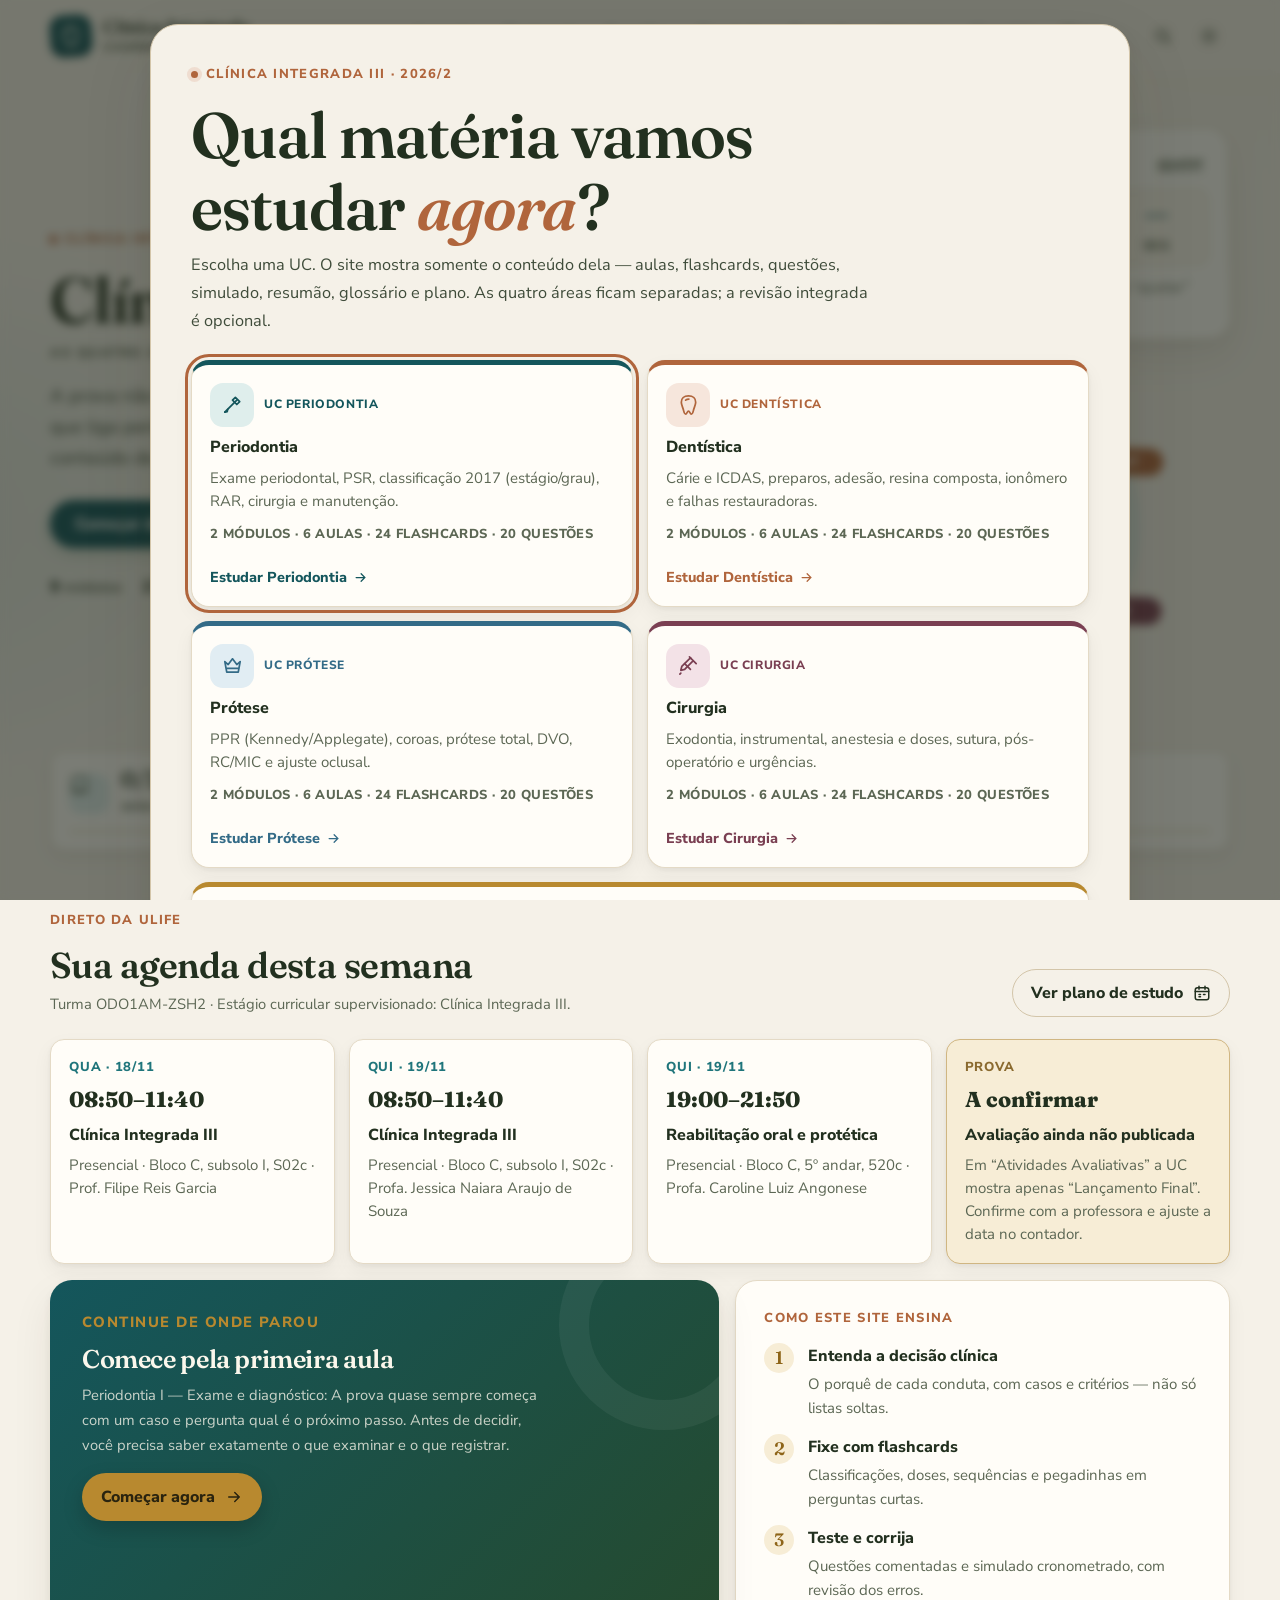
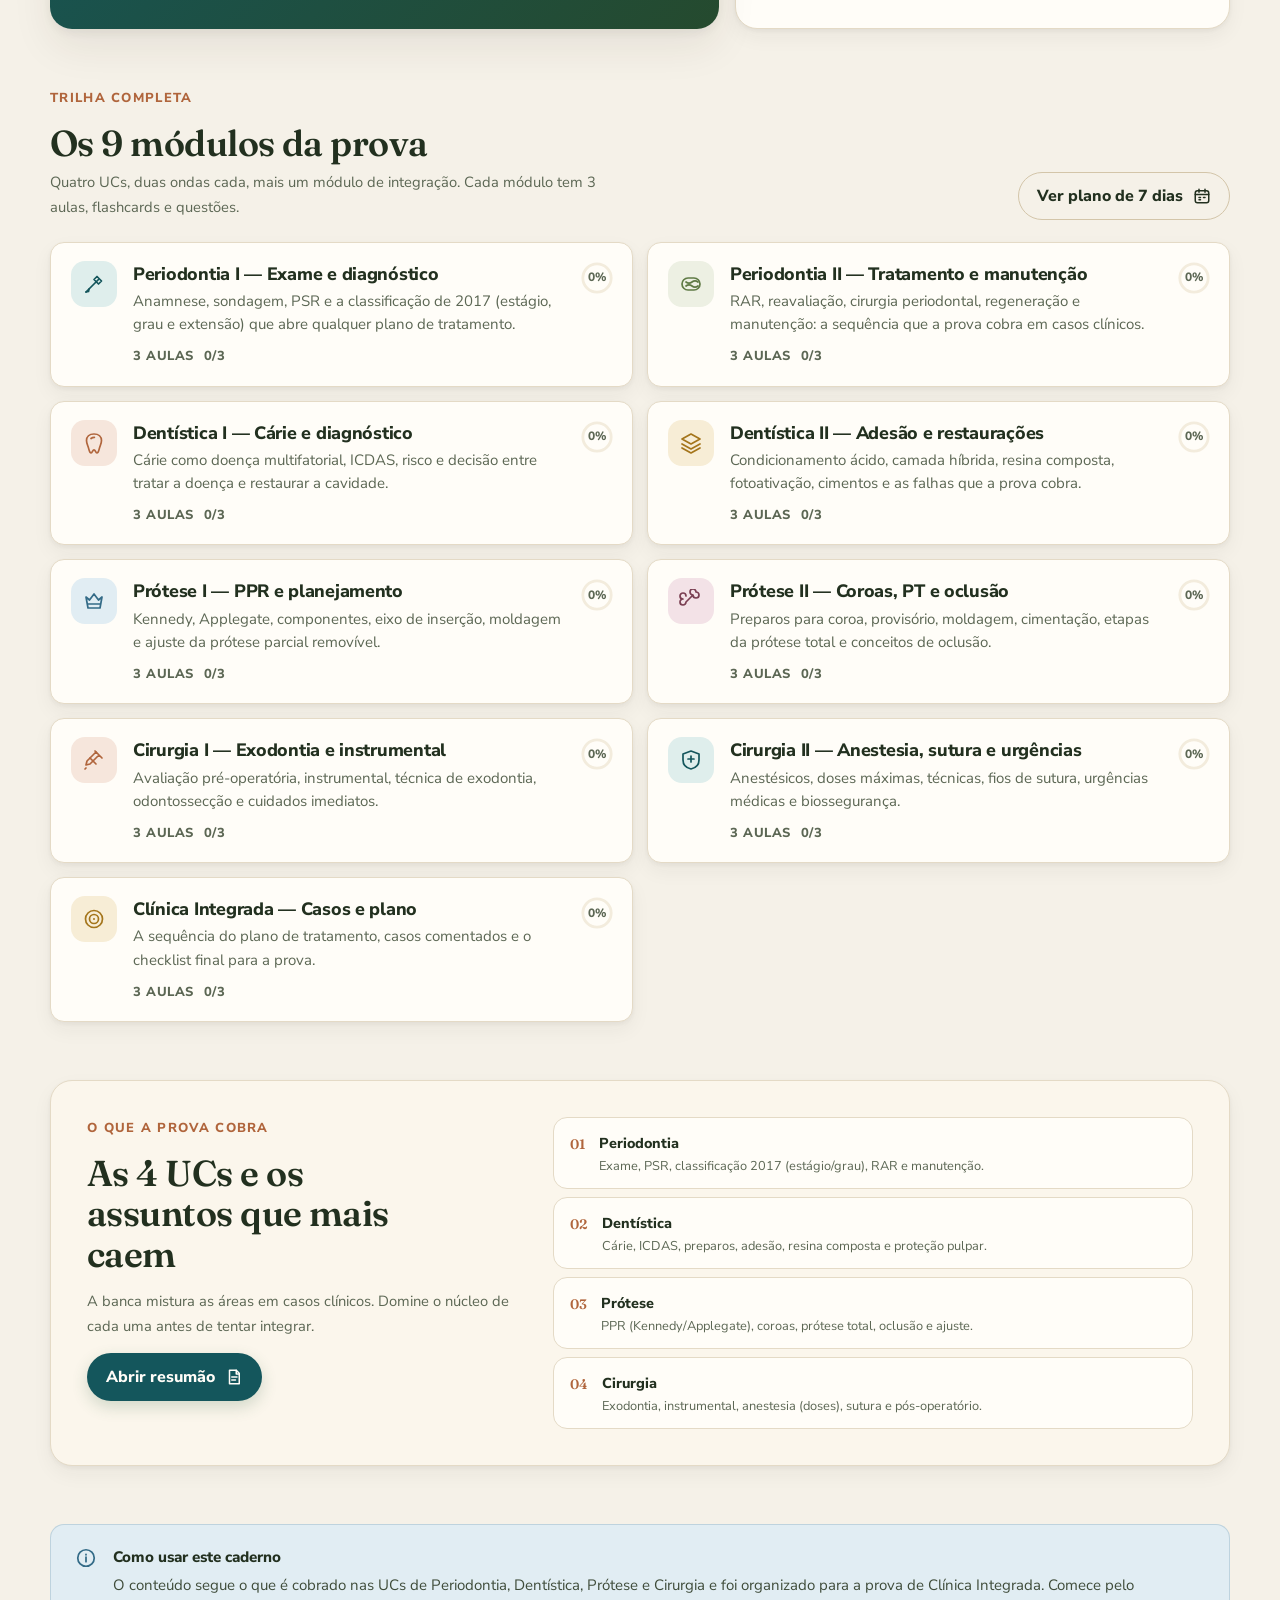
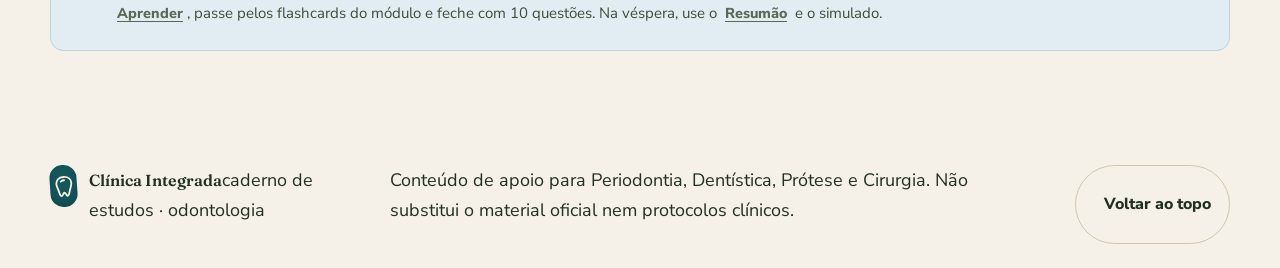
<file: index.html>
<!doctype html>
<html lang="pt-BR" data-theme="light">
<head>
  <meta charset="utf-8">
  <meta name="viewport" content="width=device-width, initial-scale=1">
  <meta name="theme-color" content="#14565c">
  <meta name="description" content="Caderno de estudos de Clínica Integrada em Odontologia: Periodontia, Dentística, Prótese e Cirurgia, com aulas, flashcards, questões comentadas, simulado e resumão.">
  <title>Clínica Integrada · Caderno de estudos</title>
  <link rel="icon" href="assets/favicon.svg" type="image/svg+xml">
  <link rel="preconnect" href="https://fonts.googleapis.com">
  <link rel="preconnect" href="https://fonts.gstatic.com" crossorigin>
  <link href="https://fonts.googleapis.com/css2?family=Fraunces:ital,opsz,wght@0,9..144,400;0,9..144,500;0,9..144,600;0,9..144,700;1,9..144,400;1,9..144,500&family=Nunito+Sans:ital,opsz,wght@0,6..12,400;0,6..12,600;0,6..12,700;0,6..12,800;1,6..12,400&display=swap" rel="stylesheet">
  <link rel="stylesheet" href="styles.css">
</head>
<body>
  <a class="skip-link" href="#conteudo">Pular para o conteúdo</a>

  <svg class="svg-sprite" aria-hidden="true" focusable="false" xmlns="http://www.w3.org/2000/svg">
    <symbol id="i-tooth" viewBox="0 0 24 24"><path d="M12 3c-4.8 0-7.5 2.8-7.5 6.6 0 3 1.6 5.2 2.4 8.8.6 2.8 1 3.6 2.2 3.6 1.3 0 1.5-3.2 2.9-3.2s1.6 3.2 2.9 3.2c1.2 0 1.6-.8 2.2-3.6.8-3.6 2.4-5.8 2.4-8.8C19.5 5.8 16.8 3 12 3Z"/><path d="M9 7.5c1-.8 2.2-1.2 3.4-1.2"/></symbol>
    <symbol id="i-scaler" viewBox="0 0 24 24"><path d="M4 20 16.5 7.5"/><path d="M15 4.5 19.5 9l-3 3L12 7.5l3-3Z"/><path d="M4 20l2.5-.5.5-2.5"/></symbol>
    <symbol id="i-syringe" viewBox="0 0 24 24"><path d="m14 4 6 6M17 7l-9 9-4 1 1-4 9-9"/><path d="m8 10 6 6M4 20l-1 1"/><path d="M13 3l1.5 1.5"/></symbol>
    <symbol id="i-crown" viewBox="0 0 24 24"><path d="m4 8 3.5 3L12 5l4.5 6L20 8l-2 11H6L4 8Z"/><path d="M6 15h12"/></symbol>
    <symbol id="i-floss" viewBox="0 0 24 24"><rect x="3" y="6" width="18" height="12" rx="6"/><path d="M7 10c2 1.5 4 1.5 6 0s4-1.5 6 0"/><path d="M7 14c2-1.5 4-1.5 6 0s4 1.5 6 0"/></symbol>
    <symbol id="i-xray" viewBox="0 0 24 24"><rect x="4" y="3" width="16" height="18" rx="5"/><path d="M8 8h2M14 8h2M8 12h2M14 12h2M8 16h2M14 16h2"/><path d="M12 7v10"/></symbol>
    <symbol id="i-shield-plus" viewBox="0 0 24 24"><path d="M12 3 20 6v6c0 5-3.5 8-8 9-4.5-1-8-4-8-9V6l8-3Z"/><path d="M12 8v6M9 11h6"/></symbol>
    <symbol id="i-book" viewBox="0 0 24 24"><path d="M4 5.5A2.5 2.5 0 0 1 6.5 3H20v15H6.5A2.5 2.5 0 0 0 4 20.5V5.5Z"/><path d="M4 20.5A2.5 2.5 0 0 1 6.5 18H20v3H6.5A2.5 2.5 0 0 1 4 20.5Z"/></symbol>
    <symbol id="i-cards" viewBox="0 0 24 24"><rect x="3" y="6" width="14" height="15" rx="2.5"/><path d="M8 3h11a2 2 0 0 1 2 2v12"/></symbol>
    <symbol id="i-quiz" viewBox="0 0 24 24"><rect x="3" y="3" width="18" height="18" rx="5"/><path d="M9.5 9a2.5 2.5 0 1 1 3.9 2.1c-.9.6-1.4 1.2-1.4 2.4"/><circle cx="12" cy="17.3" r="1" fill="currentColor" stroke="none"/></symbol>
    <symbol id="i-clock" viewBox="0 0 24 24"><circle cx="12" cy="12" r="9"/><path d="M12 7v5l3.5 2"/></symbol>
    <symbol id="i-notes" viewBox="0 0 24 24"><path d="M6 3h9l4 4v14H6z"/><path d="M15 3v5h4M9 12h7M9 16h5"/></symbol>
    <symbol id="i-arrow" viewBox="0 0 24 24"><path d="M5 12h14M13 6l6 6-6 6"/></symbol>
    <symbol id="i-arrow-left" viewBox="0 0 24 24"><path d="M19 12H5M11 6l-6 6 6 6"/></symbol>
    <symbol id="i-check" viewBox="0 0 24 24"><path d="M5 12.5l4.5 4.5L19 7"/></symbol>
    <symbol id="i-close" viewBox="0 0 24 24"><path d="M6 6l12 12M18 6 6 18"/></symbol>
    <symbol id="i-search" viewBox="0 0 24 24"><circle cx="11" cy="11" r="6.5"/><path d="m16 16 4 4"/></symbol>
    <symbol id="i-sun" viewBox="0 0 24 24"><circle cx="12" cy="12" r="4"/><path d="M12 2v2M12 20v2M4.9 4.9l1.4 1.4M17.7 17.7l1.4 1.4M2 12h2M20 12h2M4.9 19.1l1.4-1.4M17.7 6.3l1.4-1.4"/></symbol>
    <symbol id="i-moon" viewBox="0 0 24 24"><path d="M20 14.5A8 8 0 0 1 9.5 4a8 8 0 1 0 10.5 10.5Z"/></symbol>
    <symbol id="i-menu" viewBox="0 0 24 24"><path d="M4 7h16M4 12h16M4 17h16"/></symbol>
    <symbol id="i-refresh" viewBox="0 0 24 24"><path d="M4 11a8 8 0 1 1 2.3 5.7M4 5v6h6"/></symbol>
    <symbol id="i-shuffle" viewBox="0 0 24 24"><path d="M4 7h3c4 0 6 10 10 10h3M4 17h3c1.5 0 2.7-1.4 3.8-3M17 4l3 3-3 3M17 14l3 3-3 3"/></symbol>
    <symbol id="i-target" viewBox="0 0 24 24"><circle cx="12" cy="12" r="8.5"/><circle cx="12" cy="12" r="4.5"/><circle cx="12" cy="12" r="1" fill="currentColor" stroke="none"/></symbol>
    <symbol id="i-spark" viewBox="0 0 24 24"><path d="M12 3l1.7 5.3L19 10l-5.3 1.7L12 17l-1.7-5.3L5 10l5.3-1.7L12 3Z"/><path d="M19 16l.8 2.2L22 19l-2.2.8L19 22l-.8-2.2L16 19l2.2-.8L19 16Z"/></symbol>
    <symbol id="i-calendar" viewBox="0 0 24 24"><rect x="3" y="5" width="18" height="16" rx="3"/><path d="M8 3v4M16 3v4M3 10h18M8 14h2M14 14h2M8 17h2"/></symbol>
    <symbol id="i-trophy" viewBox="0 0 24 24"><path d="M8 4h8v5a4 4 0 0 1-8 0V4Z"/><path d="M8 6H4v2a4 4 0 0 0 4 4M16 6h4v2a4 4 0 0 1-4 4M12 13v5M8 21h8M9 18h6"/></symbol>
    <symbol id="i-info" viewBox="0 0 24 24"><circle cx="12" cy="12" r="9"/><path d="M12 11v5M12 8v.5"/></symbol>
    <symbol id="i-print" viewBox="0 0 24 24"><path d="M7 8V3h10v5M7 17H5a2 2 0 0 1-2-2v-4a2 2 0 0 1 2-2h14a2 2 0 0 1 2 2v4a2 2 0 0 1-2 2h-2"/><rect x="7" y="14" width="10" height="7" rx="1"/></symbol>
    <symbol id="i-chevron" viewBox="0 0 24 24"><path d="m6 9 6 6 6-6"/></symbol>
    <symbol id="i-play" viewBox="0 0 24 24"><path d="M8 5v14l11-7L8 5Z"/></symbol>
    <symbol id="i-alert" viewBox="0 0 24 24"><path d="M12 3 22 21H2L12 3Z"/><path d="M12 9v5M12 17.5v.5"/></symbol>
    <symbol id="i-bulb" viewBox="0 0 24 24"><path d="M9 18h6M10 21h4"/><path d="M12 3a6 6 0 0 0-3.5 10.9c.6.5.8 1.1.8 1.8h5.4c0-.7.2-1.3.8-1.8A6 6 0 0 0 12 3Z"/></symbol>
    <symbol id="i-list" viewBox="0 0 24 24"><path d="M8 6h13M8 12h13M8 18h13M3 6h.5M3 12h.5M3 18h.5"/></symbol>
    <symbol id="i-arrow-up" viewBox="0 0 24 24"><path d="M12 19V5M6 11l6-6 6 6"/></symbol>
    <symbol id="i-layers" viewBox="0 0 24 24"><path d="m12 3 9 5-9 5-9-5 9-5Z"/><path d="m3 13 9 5 9-5M3 17l9 5 9-5"/></symbol>
    <symbol id="i-bone" viewBox="0 0 24 24"><path d="M7 7a3 3 0 1 0-3 3 3 3 0 1 0 3 3l7-7a3 3 0 1 0 3-3 3 3 0 1 0-3 3L7 13"/></symbol>
  </svg>

  <header class="topbar" id="topbar">
    <div class="topbar-inner">
      <a class="brand" href="#inicio" data-view="inicio" aria-label="Clínica Integrada — início">
        <span class="brand-mark"><svg><use href="#i-tooth"></use></svg></span>
        <span class="brand-text"><strong>Clínica Integrada</strong><small>caderno de estudos · odontologia</small></span>
      </a>

      <nav class="main-nav" id="main-nav" aria-label="Navegação principal">
        <a href="#aprender" data-view="aprender">Aprender</a>
        <a href="#flashcards" data-view="flashcards">Flashcards</a>
        <a href="#questoes" data-view="questoes">Questões</a>
        <a href="#simulado" data-view="simulado">Simulado</a>
        <a href="#resumo" data-view="resumo">Resumão</a>
        <a href="#materiais" data-view="materiais">Materiais</a>
        <a href="#glossario" data-view="glossario">Glossário</a>
        <a href="#plano" data-view="plano">Plano</a>
      </nav>

      <div class="topbar-actions">
        <button class="subject-btn" id="btn-subject" type="button" hidden aria-haspopup="dialog">
          <span class="subject-dot" aria-hidden="true"></span>
          <span id="subject-btn-label">Matéria</span>
          <svg aria-hidden="true"><use href="#i-chevron"></use></svg>
        </button>
        <button class="icon-btn" id="btn-search" aria-label="Buscar no site" title="Buscar (/)"><svg><use href="#i-search"></use></svg></button>
        <button class="icon-btn" id="btn-theme" aria-label="Alternar tema claro e escuro" title="Tema"><svg class="icon-sun"><use href="#i-sun"></use></svg><svg class="icon-moon"><use href="#i-moon"></use></svg></button>
        <button class="icon-btn menu-btn" id="btn-menu" aria-label="Abrir menu" aria-expanded="false"><svg><use href="#i-menu"></use></svg></button>
      </div>
    </div>
    <div class="reading-progress" id="reading-progress" aria-hidden="true"></div>
  </header>

  <!-- ===================== SELEÇÃO DE MATÉRIA ===================== -->
  <div class="subject-gate" id="subject-gate" role="dialog" aria-modal="true" aria-labelledby="gate-title" hidden>
    <div class="subject-gate-box">
      <button class="icon-btn gate-close" id="btn-close-gate" type="button" aria-label="Fechar e voltar ao estudo" hidden><svg><use href="#i-close"></use></svg></button>
      <p class="eyebrow"><span class="dot"></span> Clínica Integrada III · 2026/2</p>
      <h1 id="gate-title">Qual matéria vamos estudar <em>agora</em>?</h1>
      <p class="gate-lead">Escolha uma UC. O site mostra somente o conteúdo dela — aulas, flashcards, questões, simulado, resumão, glossário e plano. As quatro áreas ficam separadas; a revisão integrada é opcional.</p>
      <div class="subject-gate-grid">
        <button class="subject-choice track-perio" type="button" data-subject-choice="perio">
          <span class="subject-choice-top"><span class="track-icon"><svg><use href="#i-scaler"></use></svg></span><span class="subject-choice-kicker">UC Periodontia</span></span>
          <strong>Periodontia</strong>
          <span class="subject-choice-desc">Exame periodontal, PSR, classificação 2017 (estágio/grau), RAR, cirurgia e manutenção.</span>
          <span class="subject-choice-meta">2 módulos · 6 aulas · 24 flashcards · 20 questões</span>
          <span class="subject-choice-cta">Estudar Periodontia <svg><use href="#i-arrow"></use></svg></span>
        </button>
        <button class="subject-choice track-dent" type="button" data-subject-choice="dent">
          <span class="subject-choice-top"><span class="track-icon"><svg><use href="#i-tooth"></use></svg></span><span class="subject-choice-kicker">UC Dentística</span></span>
          <strong>Dentística</strong>
          <span class="subject-choice-desc">Cárie e ICDAS, preparos, adesão, resina composta, ionômero e falhas restauradoras.</span>
          <span class="subject-choice-meta">2 módulos · 6 aulas · 24 flashcards · 20 questões</span>
          <span class="subject-choice-cta">Estudar Dentística <svg><use href="#i-arrow"></use></svg></span>
        </button>
        <button class="subject-choice track-prot" type="button" data-subject-choice="prot">
          <span class="subject-choice-top"><span class="track-icon"><svg><use href="#i-crown"></use></svg></span><span class="subject-choice-kicker">UC Prótese</span></span>
          <strong>Prótese</strong>
          <span class="subject-choice-desc">PPR (Kennedy/Applegate), coroas, prótese total, DVO, RC/MIC e ajuste oclusal.</span>
          <span class="subject-choice-meta">2 módulos · 6 aulas · 24 flashcards · 20 questões</span>
          <span class="subject-choice-cta">Estudar Prótese <svg><use href="#i-arrow"></use></svg></span>
        </button>
        <button class="subject-choice track-cir" type="button" data-subject-choice="cir">
          <span class="subject-choice-top"><span class="track-icon"><svg><use href="#i-syringe"></use></svg></span><span class="subject-choice-kicker">UC Cirurgia</span></span>
          <strong>Cirurgia</strong>
          <span class="subject-choice-desc">Exodontia, instrumental, anestesia e doses, sutura, pós-operatório e urgências.</span>
          <span class="subject-choice-meta">2 módulos · 6 aulas · 24 flashcards · 20 questões</span>
          <span class="subject-choice-cta">Estudar Cirurgia <svg><use href="#i-arrow"></use></svg></span>
        </button>
        <button class="subject-choice subject-choice-wide track-integ" type="button" data-subject-choice="integ">
          <span class="subject-choice-top"><span class="track-icon"><svg><use href="#i-target"></use></svg></span><span class="subject-choice-kicker">Revisão final · opcional</span></span>
          <strong>Casos integrados</strong>
          <span class="subject-choice-desc">A sequência do plano de tratamento, casos que misturam as quatro UCs e o checklist de véspera. Use só depois de estudar cada matéria separadamente.</span>
          <span class="subject-choice-meta">1 módulo · 3 aulas · 12 flashcards · 10 questões</span>
          <span class="subject-choice-cta">Abrir revisão integrada <svg><use href="#i-arrow"></use></svg></span>
        </button>
      </div>
      <p class="gate-note">Você pode trocar de matéria a qualquer momento pelo botão no topo.</p>
    </div>
  </div>

  <main id="conteudo">

    <!-- ===================== INÍCIO ===================== -->
    <section class="view" id="view-inicio" data-view-name="inicio">
      <div class="hero wrap">
        <div class="hero-copy">
          <p class="eyebrow"><span class="dot"></span> Clínica Integrada III · Odontologia UNR Zona Sul · 2026/2</p>
          <h1>Clínica <em>Integrada</em><span class="h1-note">as quatro áreas em uma só cabeça</span></h1>
          <p class="hero-lead">A prova não cobra quatro disciplinas isoladas: cobra a <strong>decisão clínica</strong> que liga periodontia, dentística, prótese e cirurgia. Aqui você estuda o conteúdo de cada UC e treina a conexão entre elas.</p>
          <div class="hero-actions">
            <button class="btn btn-primary" data-go="aprender" data-lesson="m1l1">Começar do zero <svg><use href="#i-arrow"></use></svg></button>
            <button class="btn btn-ghost" data-go="simulado"><svg><use href="#i-trophy"></use></svg> Fazer simulado</button>
          </div>
          <div class="hero-facts" aria-label="Conteúdo do curso">
            <span><strong>9</strong> módulos</span>
            <span><strong>27</strong> aulas</span>
            <span><strong>108</strong> flashcards</span>
            <span><strong>90</strong> questões</span>
          </div>
        </div>

        <div class="hero-visual">
          <div class="countdown-card">
            <div class="countdown-head">
              <span class="countdown-label"><svg><use href="#i-calendar"></use></svg> <span id="countdown-title">Contagem para a prova</span></span>
              <button class="text-btn" id="btn-edit-date">ajustar</button>
            </div>
            <div class="countdown" id="countdown" aria-live="polite">
              <div><strong id="cd-days">—</strong><span>dias</span></div>
              <div><strong id="cd-hours">—</strong><span>horas</span></div>
              <div><strong id="cd-min">—</strong><span>min</span></div>
              <div><strong id="cd-sec">—</strong><span>seg</span></div>
            </div>
            <div class="date-editor" id="date-editor" hidden>
              <label for="exam-date-input">Data e hora da prova</label>
              <div class="date-editor-row">
                <input type="datetime-local" id="exam-date-input">
                <button class="btn btn-small btn-primary" id="btn-save-date">Salvar</button>
              </div>
            </div>
            <p class="countdown-note" id="countdown-note">A data da prova ainda não foi publicada na uLife. Use “ajustar” para registrá-la.</p>
          </div>

          <div class="hero-illustration" aria-hidden="true">
            <svg viewBox="0 0 420 300" role="presentation">
              <defs>
                <linearGradient id="toothGrad" x1="0" y1="0" x2="1" y2="1">
                  <stop offset="0" stop-color="#ffffff"/><stop offset="1" stop-color="#e4f1ef"/>
                </linearGradient>
                <linearGradient id="rootGrad" x1="0" y1="0" x2="0" y2="1">
                  <stop offset="0" stop-color="#d7e9e6"/><stop offset="1" stop-color="#b9d6d2"/>
                </linearGradient>
              </defs>
              <circle cx="210" cy="150" r="132" fill="#dcebe8" opacity=".75"/>
              <circle cx="210" cy="150" r="104" fill="#eef6f4"/>
              <path d="M210 54c-46 0-76 30-76 72 0 28 12 48 19 82 6 30 10 46 24 46 13 0 14-34 27-34s14 34 27 34c14 0 18-16 24-46 7-34 19-54 19-82 0-42-30-72-76-72Z" fill="url(#toothGrad)" stroke="#14565c" stroke-width="3"/>
              <path d="M210 54c-46 0-76 30-76 72 0 28 12 48 19 82 6 30 10 46 24 46 13 0 14-34 27-34" fill="url(#rootGrad)" opacity=".85"/>
              <path d="M166 112c6-22 22-36 44-38" fill="none" stroke="#ffffff" stroke-width="9" stroke-linecap="round" opacity=".9"/>
              <path d="M150 188c8 20 12 38 20 52" fill="none" stroke="#ffffff" stroke-width="5" stroke-linecap="round" opacity=".55"/>
              <g fill="#14565c">
                <circle cx="210" cy="110" r="5"/>
                <circle cx="188" cy="126" r="3" opacity=".55"/>
                <circle cx="232" cy="128" r="3" opacity=".55"/>
              </g>
              <g font-family="Nunito Sans, sans-serif" font-size="11" font-weight="800" text-anchor="middle">
                <rect x="62" y="66" width="74" height="24" rx="12" fill="#14565c"/>
                <text x="99" y="82" fill="#fff">PERIO</text>
                <rect x="286" y="78" width="74" height="24" rx="12" fill="#b0653c"/>
                <text x="323" y="94" fill="#fff">DENT</text>
                <rect x="58" y="214" width="74" height="24" rx="12" fill="#8a6a2f"/>
                <text x="95" y="230" fill="#fff">PRÓT</text>
                <rect x="288" y="208" width="74" height="24" rx="12" fill="#7a3f52"/>
                <text x="325" y="224" fill="#fff">CIR</text>
              </g>
              <g fill="none" stroke="#14565c" stroke-width="1.6" opacity=".35">
                <path d="M136 82c18 6 30 14 40 26"/>
                <path d="M284 92c-18 4-30 10-40 20"/>
                <path d="M132 212c16-4 30-10 40-20"/>
                <path d="M288 206c-16-4-30-10-40-20"/>
              </g>
            </svg>
          </div>
        </div>
      </div>

      <div class="wrap home-body">
        <section class="stats-row" aria-label="Seu progresso">
          <article class="stat-card">
            <span class="stat-icon"><svg><use href="#i-book"></use></svg></span>
            <div><strong id="stat-lessons">0/27</strong><span>aulas concluídas</span></div>
            <div class="mini-bar"><i id="stat-lessons-bar"></i></div>
          </article>
          <article class="stat-card">
            <span class="stat-icon"><svg><use href="#i-cards"></use></svg></span>
            <div><strong id="stat-cards">0/108</strong><span>flashcards dominados</span></div>
            <div class="mini-bar"><i id="stat-cards-bar"></i></div>
          </article>
          <article class="stat-card">
            <span class="stat-icon"><svg><use href="#i-quiz"></use></svg></span>
            <div><strong id="stat-questions">0</strong><span>questões respondidas</span></div>
            <div class="mini-bar"><i id="stat-questions-bar"></i></div>
          </article>
          <article class="stat-card">
            <span class="stat-icon"><svg><use href="#i-target"></use></svg></span>
            <div><strong id="stat-accuracy">—</strong><span>de acerto</span></div>
            <div class="mini-bar"><i id="stat-accuracy-bar"></i></div>
          </article>
        </section>

        <section class="section-block agenda-block">
          <div class="section-head">
            <div>
              <p class="eyebrow">Direto da uLife</p>
              <h2>Sua agenda desta semana</h2>
              <p class="section-sub">Turma ODO1AM-ZSH2 · Estágio curricular supervisionado: Clínica Integrada III.</p>
            </div>
            <button class="btn btn-ghost btn-small" data-go="plano">Ver plano de estudo <svg><use href="#i-calendar"></use></svg></button>
          </div>
          <div class="agenda-grid">
            <article class="agenda-card"><span class="agenda-day">Qua · 18/11</span><strong>08:50–11:40</strong><p>Clínica Integrada III</p><small>Presencial · Bloco C, subsolo I, S02c · Prof. Filipe Reis Garcia</small></article>
            <article class="agenda-card"><span class="agenda-day">Qui · 19/11</span><strong>08:50–11:40</strong><p>Clínica Integrada III</p><small>Presencial · Bloco C, subsolo I, S02c · Profa. Jessica Naiara Araujo de Souza</small></article>
            <article class="agenda-card"><span class="agenda-day">Qui · 19/11</span><strong>19:00–21:50</strong><p>Reabilitação oral e protética</p><small>Presencial · Bloco C, 5º andar, 520c · Profa. Caroline Luiz Angonese</small></article>
            <article class="agenda-card agenda-alert"><span class="agenda-day">Prova</span><strong>A confirmar</strong><p>Avaliação ainda não publicada</p><small>Em “Atividades Avaliativas” a UC mostra apenas “Lançamento Final”. Confirme com a professora e ajuste a data no contador.</small></article>
          </div>
        </section>

        <section class="home-grid">
          <div class="continue-card" id="continue-card">
            <p class="eyebrow">Continue de onde parou</p>
            <h2 id="continue-title">Comece pela primeira aula</h2>
            <p id="continue-desc">Periodontia: exame, sondagem e classificação — a base de todo plano de tratamento.</p>
            <button class="btn btn-primary btn-small" id="btn-continue">Retomar estudo <svg><use href="#i-arrow"></use></svg></button>
          </div>
          <div class="method-card">
            <p class="eyebrow">Como este site ensina</p>
            <ol class="method-list">
              <li><span>1</span><div><strong>Entenda a decisão clínica</strong><p>O porquê de cada conduta, com casos e critérios — não só listas soltas.</p></div></li>
              <li><span>2</span><div><strong>Fixe com flashcards</strong><p>Classificações, doses, sequências e pegadinhas em perguntas curtas.</p></div></li>
              <li><span>3</span><div><strong>Teste e corrija</strong><p>Questões comentadas e simulado cronometrado, com revisão dos erros.</p></div></li>
            </ol>
          </div>
        </section>

        <section class="section-block" id="modules-section">
          <div class="section-head">
            <div>
              <p class="eyebrow">Trilha completa</p>
              <h2>Os 9 módulos da prova</h2>
              <p class="section-sub">Quatro UCs, duas ondas cada, mais um módulo de integração. Cada módulo tem 3 aulas, flashcards e questões.</p>
            </div>
            <button class="btn btn-ghost btn-small" data-go="plano">Ver plano de 7 dias <svg><use href="#i-calendar"></use></svg></button>
          </div>
          <div class="module-grid" id="home-modules"></div>
        </section>

        <section class="section-block exam-focus">
          <div class="exam-focus-copy">
            <p class="eyebrow">O que a prova cobra</p>
            <h2>As 4 UCs e os assuntos que mais caem</h2>
            <p>A banca mistura as áreas em casos clínicos. Domine o núcleo de cada uma antes de tentar integrar.</p>
            <button class="btn btn-primary btn-small" data-go="resumo">Abrir resumão <svg><use href="#i-notes"></use></svg></button>
          </div>
          <ul class="focus-list">
            <li><span>01</span><div><strong>Periodontia</strong><p>Exame, PSR, classificação 2017 (estágio/grau), RAR e manutenção.</p></div></li>
            <li><span>02</span><div><strong>Dentística</strong><p>Cárie, ICDAS, preparos, adesão, resina composta e proteção pulpar.</p></div></li>
            <li><span>03</span><div><strong>Prótese</strong><p>PPR (Kennedy/Applegate), coroas, prótese total, oclusão e ajuste.</p></div></li>
            <li><span>04</span><div><strong>Cirurgia</strong><p>Exodontia, instrumental, anestesia (doses), sutura e pós-operatório.</p></div></li>
          </ul>
        </section>

        <section class="section-block note-block">
          <div class="note-inner">
            <svg><use href="#i-info"></use></svg>
            <div>
              <strong>Como usar este caderno</strong>
              <p>O conteúdo segue o que é cobrado nas UCs de Periodontia, Dentística, Prótese e Cirurgia e foi organizado para a prova de Clínica Integrada. Comece pelo <button class="text-btn" data-go="aprender">Aprender</button>, passe pelos flashcards do módulo e feche com 10 questões. Na véspera, use o <button class="text-btn" data-go="resumo">Resumão</button> e o simulado.</p>
            </div>
          </div>
        </section>
      </div>
    </section>

    <!-- ===================== APRENDER ===================== -->
    <section class="view" id="view-aprender" data-view-name="aprender" hidden>
      <div class="learn-layout wrap">
        <aside class="learn-sidebar" aria-label="Módulos e aulas">
          <div class="sidebar-head">
            <p class="eyebrow">Conteúdo</p>
            <h2>Aprender</h2>
            <div class="sidebar-progress"><span id="sidebar-progress-label">0 de 27 aulas</span><div class="mini-bar"><i id="sidebar-progress-bar"></i></div></div>
          </div>
          <div id="module-list" class="module-list"></div>
        </aside>
        <div class="lesson-panel">
          <div class="lesson-empty" id="lesson-empty">
            <span class="empty-icon"><svg><use href="#i-book"></use></svg></span>
            <h2>Escolha uma aula para começar</h2>
            <p>Recomendo seguir a ordem dos módulos. Cada aula leva de 7 a 10 minutos e termina com um teste rápido.</p>
            <button class="btn btn-primary btn-small" data-lesson="m1l1">Abrir a primeira aula <svg><use href="#i-arrow"></use></svg></button>
          </div>
          <article class="lesson-article" id="lesson-article" hidden>
            <header class="lesson-head">
              <div class="lesson-kicker">
                <span class="module-pill" id="lesson-module-pill"></span>
                <span class="lesson-time"><svg><use href="#i-clock"></use></svg> <span id="lesson-minutes"></span> min</span>
              </div>
              <h1 id="lesson-title"></h1>
              <p class="lesson-intro" id="lesson-intro"></p>
              <div class="lesson-actions">
                <button class="btn btn-small btn-primary" id="btn-complete-lesson"><svg><use href="#i-check"></use></svg> Marcar como concluída</button>
                <button class="btn btn-small btn-ghost" id="btn-lesson-cards"><svg><use href="#i-cards"></use></svg> Flashcards deste módulo</button>
                <button class="btn btn-small btn-ghost" id="btn-lesson-quiz"><svg><use href="#i-quiz"></use></svg> Questões deste módulo</button>
              </div>
            </header>
            <div class="lesson-content" id="lesson-content"></div>
            <footer class="lesson-foot">
              <button class="btn btn-ghost btn-small" id="btn-prev-lesson"><svg><use href="#i-arrow-left"></use></svg> Anterior</button>
              <div class="lesson-foot-mid" id="lesson-position"></div>
              <button class="btn btn-primary btn-small" id="btn-next-lesson">Próxima aula <svg><use href="#i-arrow"></use></svg></button>
            </footer>
          </article>
        </div>
      </div>
    </section>

    <!-- ===================== FLASHCARDS ===================== -->
    <section class="view" id="view-flashcards" data-view-name="flashcards" hidden>
      <div class="wrap page-wrap">
        <header class="page-head">
          <p class="eyebrow">Memória ativa</p>
          <h1>Flashcards</h1>
          <p>Leia a frente, tente responder em voz alta e só então vire o cartão. Marque <strong>sabia</strong> ou <strong>revisar</strong> — o site guarda seu progresso.</p>
        </header>
        <div class="toolbar">
          <label class="field"><span>Módulo</span><select id="cards-module"><option value="all">Todos os módulos</option></select></label>
          <label class="field"><span>Ordem</span><select id="cards-order"><option value="default">Na ordem do conteúdo</option><option value="shuffle">Embaralhados</option><option value="review">Só os que preciso revisar</option></select></label>
          <button class="btn btn-ghost btn-small" id="btn-reset-deck"><svg><use href="#i-refresh"></use></svg> Reiniciar baralho</button>
        </div>
        <div class="deck-layout">
          <div class="flashcard-stage">
            <div class="deck-meta"><span id="card-counter">Cartão 1 de 108</span><span id="card-module-label"></span></div>
            <button class="flashcard" id="flashcard" aria-label="Virar flashcard">
              <div class="flashcard-inner">
                <div class="flashcard-face flashcard-front">
                  <span class="card-tag" id="card-tag-front">Pergunta</span>
                  <p id="card-front">Carregando…</p>
                  <span class="flip-hint"><svg><use href="#i-refresh"></use></svg> clique para virar</span>
                </div>
                <div class="flashcard-face flashcard-back">
                  <span class="card-tag" id="card-tag-back">Resposta</span>
                  <p id="card-back"></p>
                  <span class="flip-hint"><svg><use href="#i-refresh"></use></svg> clique para voltar</span>
                </div>
              </div>
            </button>
            <div class="card-actions">
              <button class="btn btn-review" id="btn-card-review"><svg><use href="#i-refresh"></use></svg> Preciso revisar</button>
              <button class="btn btn-known" id="btn-card-known">Já sabia <svg><use href="#i-check"></use></svg></button>
            </div>
            <p class="key-hint">Atalhos: <kbd>Espaço</kbd> vira · <kbd>1</kbd> revisar · <kbd>2</kbd> sabia · <kbd>→</kbd> próximo</p>
          </div>
          <aside class="deck-side">
            <div class="side-card">
              <h3>Seu baralho</h3>
              <div class="deck-stats">
                <div><strong id="deck-known">0</strong><span>dominados</span></div>
                <div><strong id="deck-review">0</strong><span>para revisar</span></div>
                <div><strong id="deck-unseen">108</strong><span>não vistos</span></div>
              </div>
              <div class="mini-bar"><i id="deck-bar"></i></div>
              <p class="side-note" id="deck-note">Comece pelos cartões do módulo que você acabou de estudar.</p>
            </div>
            <div class="side-card">
              <h3>Como usar</h3>
              <ul class="tip-list">
                <li><strong>Tente responder antes de virar.</strong> O esforço de lembrar é o que fixa.</li>
                <li><strong>Não marque “sabia” se chutou.</strong> Melhor revisar duas vezes do que se enganar.</li>
                <li><strong>Volte aos errados no mesmo dia.</strong> Use a opção “só os que preciso revisar”.</li>
              </ul>
            </div>
          </aside>
        </div>
      </div>
    </section>

    <!-- ===================== QUESTÕES ===================== -->
    <section class="view" id="view-questoes" data-view-name="questoes" hidden>
      <div class="wrap page-wrap">
        <header class="page-head">
          <p class="eyebrow">Treino com correção</p>
          <h1>Questões comentadas</h1>
          <p>Escolha um módulo ou misture tudo. Cada resposta vem com explicação e o motivo dos erros.</p>
        </header>

        <div class="quiz-setup" id="quiz-setup">
          <div class="setup-card">
            <h2>Montar treino</h2>
            <div class="setup-grid">
              <label class="field"><span>Módulo</span><select id="quiz-module"><option value="all">Todos os módulos</option></select></label>
              <label class="field"><span>Quantidade</span><select id="quiz-count"><option value="10">10 questões</option><option value="20" selected>20 questões</option><option value="30">30 questões</option><option value="all">Todas</option></select></label>
              <label class="field"><span>Nível</span><select id="quiz-level"><option value="all">Todos</option><option value="facil">Fácil</option><option value="medio">Médio</option><option value="dificil">Difícil</option></select></label>
            </div>
            <button class="btn btn-primary" id="btn-start-quiz">Começar treino <svg><use href="#i-arrow"></use></svg></button>
            <p class="setup-note">Dica: comece com 10 questões do módulo que acabou de ler. Depois misture as quatro áreas.</p>
          </div>
          <div class="setup-side">
            <div class="side-card">
              <h3>Desempenho geral</h3>
              <div class="big-score"><strong id="quiz-overall-accuracy">—</strong><span>de acerto</span></div>
              <p class="side-note"><span id="quiz-overall-count">0 questões respondidas</span></p>
            </div>
            <div class="side-card">
              <h3>Últimos treinos</h3>
              <ul class="history-list" id="quiz-history"><li class="empty-history">Nenhum treino ainda.</li></ul>
            </div>
          </div>
        </div>

        <div class="quiz-game" id="quiz-game" hidden>
          <div class="game-top">
            <button class="text-btn" id="btn-quit-quiz"><svg><use href="#i-arrow-left"></use></svg> sair</button>
            <span id="quiz-progress-label">Questão 1 de 20</span>
            <span id="quiz-score-label">0 acertos</span>
          </div>
          <div class="game-progress"><i id="quiz-progress-bar"></i></div>
          <article class="question-card">
            <div class="question-tags"><span id="quiz-q-module"></span><span id="quiz-q-level"></span></div>
            <h2 id="quiz-question"></h2>
            <div class="options" id="quiz-options"></div>
            <div class="feedback" id="quiz-feedback" hidden></div>
            <div class="question-actions">
              <button class="btn btn-primary" id="btn-confirm-quiz" disabled>Confirmar resposta</button>
              <button class="btn btn-primary" id="btn-next-quiz" hidden>Próxima <svg><use href="#i-arrow"></use></svg></button>
            </div>
          </article>
        </div>

        <div class="quiz-results" id="quiz-results" hidden>
          <div class="result-hero">
            <span class="result-icon"><svg><use href="#i-trophy"></use></svg></span>
            <p class="eyebrow">Treino concluído</p>
            <h2 id="quiz-result-title">Muito bem!</h2>
            <div class="result-score"><strong id="quiz-result-score">0</strong><span id="quiz-result-total">/ 20</span></div>
            <p id="quiz-result-message"></p>
            <div class="result-actions">
              <button class="btn btn-primary" id="btn-quiz-errors">Revisar erros</button>
              <button class="btn btn-ghost" id="btn-quiz-retry">Novo treino</button>
            </div>
          </div>
          <div class="result-breakdown" id="quiz-breakdown"></div>
          <div class="review-list" id="quiz-review"></div>
        </div>
      </div>
    </section>

    <!-- ===================== SIMULADO ===================== -->
    <section class="view" id="view-simulado" data-view-name="simulado" hidden>
      <div class="wrap page-wrap">
        <header class="page-head">
          <p class="eyebrow">Reta final</p>
          <h1>Simulado da prova</h1>
          <p>30 questões, 45 minutos, sem correção imediata. No fim, veja o mapa dos seus erros por área.</p>
        </header>

        <div class="exam-setup" id="exam-setup">
          <div class="exam-hero-card">
            <span class="exam-badge"><svg><use href="#i-clock"></use></svg> 45 minutos</span>
            <h2>Condições do simulado</h2>
            <ul class="exam-rules">
              <li><span>30</span> questões das quatro UCs</li>
              <li><span>45</span> minutos de cronômetro</li>
              <li><span>1</span> resposta por questão</li>
              <li><span>0</span> consulta ao conteúdo durante o teste</li>
            </ul>
            <p class="setup-note">Você pode navegar entre questões e marcar as difíceis para revisar antes de entregar.</p>
            <button class="btn btn-primary" id="btn-start-exam">Iniciar simulado <svg><use href="#i-play"></use></svg></button>
            <p class="best-score" id="exam-best">Melhor resultado: —</p>
          </div>
          <div class="setup-side">
            <div class="side-card">
              <h3>Estratégia de prova</h3>
              <ul class="tip-list">
                <li><strong>Leia a última linha primeiro.</strong> Ela costuma dizer exatamente o que a questão quer.</li>
                <li><strong>Desconfie de “sempre” e “nunca”.</strong> Em clínica, quase tudo depende do caso.</li>
                <li><strong>Resolva o que sabe.</strong> Marque as duvidosas e volte nelas depois.</li>
              </ul>
            </div>
            <div class="side-card">
              <h3>Histórico</h3>
              <ul class="history-list" id="exam-history"><li class="empty-history">Nenhum simulado ainda.</li></ul>
            </div>
          </div>
        </div>

        <div class="exam-game" id="exam-game" hidden>
          <div class="exam-top">
            <div class="exam-timer" id="exam-timer"><svg><use href="#i-clock"></use></svg> <strong>45:00</strong></div>
            <span id="exam-progress-label">0 de 30 respondidas</span>
            <button class="btn btn-small btn-primary" id="btn-finish-exam">Entregar</button>
          </div>
          <div class="exam-layout">
            <article class="question-card exam-question">
              <div class="question-tags"><span id="exam-q-module"></span><span id="exam-q-level"></span></div>
              <h2 id="exam-question"></h2>
              <div class="options" id="exam-options"></div>
              <div class="question-actions">
                <button class="btn btn-ghost" id="btn-exam-prev">Anterior</button>
                <button class="btn btn-ghost" id="btn-exam-mark">Marcar para revisar</button>
                <button class="btn btn-primary" id="btn-exam-next">Próxima <svg><use href="#i-arrow"></use></svg></button>
              </div>
            </article>
            <aside class="exam-palette">
              <h3>Mapa de questões</h3>
              <div class="palette" id="exam-palette"></div>
              <div class="palette-legend">
                <span><i class="legend-answered"></i> respondida</span>
                <span><i class="legend-marked"></i> revisar</span>
                <span><i class="legend-empty"></i> em branco</span>
              </div>
            </aside>
          </div>
        </div>

        <div class="quiz-results" id="exam-results" hidden>
          <div class="result-hero">
            <span class="result-icon"><svg><use href="#i-trophy"></use></svg></span>
            <p class="eyebrow">Simulado concluído</p>
            <h2 id="exam-result-title">Seu resultado</h2>
            <div class="result-score"><strong id="exam-result-score">0</strong><span id="exam-result-total">/ 30</span></div>
            <p id="exam-result-message"></p>
            <div class="result-actions">
              <button class="btn btn-primary" id="btn-exam-review">Revisar todas</button>
              <button class="btn btn-ghost" id="btn-exam-retry">Novo simulado</button>
            </div>
          </div>
          <div class="result-breakdown" id="exam-breakdown"></div>
          <div class="review-list" id="exam-review"></div>
        </div>
      </div>
    </section>

    <!-- ===================== RESUMÃO ===================== -->
    <section class="view" id="view-resumo" data-view-name="resumo" hidden>
      <div class="wrap page-wrap">
        <header class="page-head page-head-row">
          <div>
            <p class="eyebrow">Revisão de véspera</p>
            <h1>Resumão</h1>
            <p>O essencial das quatro UCs: classificações, sequências, doses e pegadinhas.</p>
          </div>
          <button class="btn btn-ghost btn-small" id="btn-print"><svg><use href="#i-print"></use></svg> Imprimir</button>
        </header>

        <div class="summary-tabs" role="tablist">
          <button class="summary-tab active" data-summary-tab="mapa" role="tab" aria-selected="true">Mapa da prova</button>
          <button class="summary-tab" data-summary-tab="periodontia" role="tab" aria-selected="false">Periodontia</button>
          <button class="summary-tab" data-summary-tab="dentistica" role="tab" aria-selected="false">Dentística</button>
          <button class="summary-tab" data-summary-tab="protese" role="tab" aria-selected="false">Prótese</button>
          <button class="summary-tab" data-summary-tab="cirurgia" role="tab" aria-selected="false">Cirurgia</button>
          <button class="summary-tab" data-summary-tab="pegadinhas" role="tab" aria-selected="false">Pegadinhas</button>
        </div>

        <div class="summary-panel active" data-summary-panel="mapa">
          <section class="summary-note">
            <h2>Como a prova integra as quatro áreas</h2>
            <p>A questão típica de Clínica Integrada começa com um caso e pede a <strong>próxima conduta</strong>, a <strong>sequência do plano</strong> ou o <strong>porquê</strong> de uma escolha. Quase nunca é uma definição isolada.</p>
            <ol class="steps">
              <li><strong>Estabilize.</strong> Urgência, dor, infecção e sangramento vêm antes de qualquer reabilitação.</li>
              <li><strong>Controle a doença.</strong> Periodontite e cárie precisam estar controladas antes de prótese e dentística definitiva.</li>
              <li><strong>Reavalie.</strong> A reavaliação periodontal (4–8 semanas após a RAR) define o que entra em cirurgia.</li>
              <li><strong>Reabilite.</strong> Dentística, endodontia e prótese na sequência que devolve função e estética.</li>
              <li><strong>Mantenha.</strong> Sem manutenção, o tratamento volta a falhar. A prova adora essa etapa.</li>
            </ol>
          </section>
          <div class="table-card">
            <h3>Peso esperado por área</h3>
            <table>
              <thead><tr><th>UC</th><th>O que mais aparece</th><th>Peso relativo</th></tr></thead>
              <tbody>
                <tr><td>Periodontia</td><td>Classificação 2017, PSR, RAR, manutenção</td><td>~30%</td></tr>
                <tr><td>Dentística</td><td>Cárie/ICDAS, adesão, resina, proteção pulpar</td><td>~25%</td></tr>
                <tr><td>Prótese</td><td>PPR, coroas, PT, oclusão</td><td>~25%</td></tr>
                <tr><td>Cirurgia</td><td>Exodontia, anestesia, sutura, complicações</td><td>~20%</td></tr>
              </tbody>
            </table>
            <p class="mini-note">Percentuais aproximados, para orientar o tempo de estudo. Confirme o programa oficial na uLife.</p>
          </div>
          <section class="summary-note">
            <h2>Três perguntas que resolvem metade dos casos</h2>
            <ul>
              <li><strong>“A doença está controlada?”</strong> Se não, não vá para prótese/dentística definitiva.</li>
              <li><strong>“Qual é o risco do paciente?”</strong> Tabaco, diabetes, higiene e histórico mudam o plano e o prognóstico.</li>
              <li><strong>“O que é reversível e o que é definitivo?”</strong> Comece pelo reversível e pelo que devolve saúde.</li>
            </ul>
          </section>
        </div>

        <div class="summary-panel" data-summary-panel="periodontia">
          <div class="table-card">
            <h3>Classificação das doenças periodontais (2017) — o esqueleto</h3>
            <table>
              <thead><tr><th>Categoria</th><th>Critério central</th></tr></thead>
              <tbody>
                <tr><td>Saúde periodontal</td><td>Sem sangramento ao sondar (ou &lt;10%), profundidade ≤3 mm, sem perda de inserção.</td></tr>
                <tr><td>Gengivite induzida por placa</td><td>Sangramento e inflamação gengival, sem perda de inserção; reversível com controle de placa.</td></tr>
                <tr><td>Periodontite</td><td>Perda de inserção e de osso alveolar; estágio (I–IV) e grau (A–C).</td></tr>
                <tr><td>Peri-implantite</td><td>Inflamação peri-implantar com perda óssea progressiva; mucosite é a forma reversível.</td></tr>
              </tbody>
            </table>
          </div>
          <div class="table-card">
            <h3>Estágio x grau — não confunda</h3>
            <table>
              <thead><tr><th></th><th>O que mede</th><th>Como lembrar</th></tr></thead>
              <tbody>
                <tr><td><strong>Estágio I–IV</strong></td><td>Gravidade e extensão da perda; complexidade do tratamento.</td><td>Quanto de doença e quão difícil de tratar.</td></tr>
                <tr><td><strong>Grau A–C</strong></td><td>Velocidade de progressão; risco (tabaco, diabetes).</td><td>Quão rápido a doença avança.</td></tr>
              </tbody>
            </table>
            <p class="mini-note">Estágio III/IV: perda de inserção interproximal ≥5 mm, perda óssea radiográfica ≥33%, dentes perdidos por periodontite, defeitos verticais, envolvimento de furca, mobilidade. Grau C: progressão rápida, tabaco ≥10 cigarros/dia, diabetes mal controlado (HbA1c ≥7%).</p>
          </div>
          <section class="summary-note">
            <h2>Exame e tratamento em 6 linhas</h2>
            <ol class="steps">
              <li><strong>PSR:</strong> sextantes, código 0–4; código 4 ou * → exame periodontal completo.</li>
              <li><strong>Sondagem:</strong> profundidade, margem gengival, sangramento, supuração, furca, mobilidade.</li>
              <li><strong>Diagnóstico:</strong> estágio + grau + extensão (localizada &lt;30% dos dentes; generalizada ≥30%).</li>
              <li><strong>RAR:</strong> instrumentação subgengival + instrução de higiene; reavaliar em 4–8 semanas.</li>
              <li><strong>Cirurgia:</strong> retalho, regeneração, gengivectomia — indicada quando o controle não resolve.</li>
              <li><strong>Manutenção:</strong> intervalos de 3–6 meses conforme risco; reavaliar placa, sangramento e bolsas.</li>
            </ol>
          </section>
          <div class="trap-grid">
            <article class="trap-card"><span class="trap-num">01</span><div><h3>“PSR 4 já é periodontite grave”</h3><p><strong>Não.</strong> PSR é triagem. Código 4 manda fazer exame completo; o diagnóstico vem da classificação.</p></div></article>
            <article class="trap-card"><span class="trap-num">02</span><div><h3>“Grau é o mesmo que estágio”</h3><p><strong>Não.</strong> Estágio = gravidade/complexidade. Grau = velocidade/risco de progressão.</p></div></article>
          </div>
        </div>

        <div class="summary-panel" data-summary-panel="dentistica">
          <div class="table-card">
            <h3>Cárie: da lesão à decisão</h3>
            <table>
              <thead><tr><th>ICDAS</th><th>Achado</th><th>Conduta típica</th></tr></thead>
              <tbody>
                <tr><td>0</td><td>Saudável</td><td>Prevenção e controle de placa.</td></tr>
                <tr><td>1–2</td><td>Mancha branca / opacidade inicial, esmalte íntegro</td><td>Não invasivo: flúor, higiene, controle de dieta, selante quando indicado.</td></tr>
                <tr><td>3–4</td><td>Microcavidade / sombra sem exposição dentinária evidente</td><td>Mínima intervenção; infiltrar ou restaurar conforme atividade e acesso.</td></tr>
                <tr><td>5–6</td><td>Cavidade com dentina exposta, lesão evidente</td><td>Restauração; remover tecido cariado e proteger o complexo dentinopulpar.</td></tr>
              </tbody>
            </table>
          </div>
          <div class="table-card">
            <h3>Adesão em 4 passos</h3>
            <table>
              <thead><tr><th>Etapa</th><th>Objetivo</th><th>Ponto de prova</th></tr></thead>
              <tbody>
                <tr><td>Condicionamento com ácido fosfórico 35–37%</td><td>Desmineralizar esmalte e expor rede de colágeno na dentina.</td><td>Esmalte 15–30 s; dentina 15 s (não secar demais).</td></tr>
                <tr><td>Lavagem e controle de umidade</td><td>Remover ácido sem colapsar o colágeno.</td><td>Dentina úmida (brilhante), não encharcada.</td></tr>
                <tr><td>Primer</td><td>Molhar o colágeno e melhorar a penetração do monômero.</td><td>Evaporar o solvente antes de fotoativar.</td></tr>
                <tr><td>Bond / adesivo</td><td>Formar a camada híbrida e unir resina ao substrato.</td><td>Fotoativar conforme o fabricante; não contaminar.</td></tr>
              </tbody>
            </table>
          </div>
          <section class="summary-note">
            <h2>Resina composta: o que derruba</h2>
            <ul>
              <li><strong>Incrementos de 2 mm</strong> (ou conforme a marca) para fotoativação eficaz.</li>
              <li><strong>Contração de polimerização</strong> gera tensão; fator C alto em cavidades com muitas paredes.</li>
              <li><strong>Fotoativação:</strong> potência, distância, tempo e barreira. Incremento espesso = grau de conversão baixo.</li>
              <li><strong>Acabamento e polimento</strong> reduzem placa, manchamento e irritação gengival.</li>
              <li><strong>Sensibilidade pós-operatória:</strong> verifique selamento, excesso de ácido, camada adesiva e oclusão.</li>
            </ul>
          </section>
          <div class="trap-grid">
            <article class="trap-card"><span class="trap-num">01</span><div><h3>“Toda mancha branca precisa de broca”</h3><p><strong>Não.</strong> Lesão inicial ativa se trata com controle de placa, flúor e dieta. Broca é para cavitação/atividade.</p></div></article>
            <article class="trap-card"><span class="trap-num">02</span><div><h3>“Adesivo dispensa fotoativação”</h3><p><strong>Depende do sistema.</strong> A maioria dos adesivos é fotoativada; siga a bula. Evaporar solvente é obrigatório.</p></div></article>
          </div>
        </div>

        <div class="summary-panel" data-summary-panel="protese">
          <div class="table-card">
            <h3>PPR — classificação de Kennedy</h3>
            <table>
              <thead><tr><th>Classe</th><th>Característica</th></tr></thead>
              <tbody>
                <tr><td>I</td><td>Extremidade livre bilateral.</td></tr>
                <tr><td>II</td><td>Extremidade livre unilateral.</td></tr>
                <tr><td>III</td><td>Espaço intercalado unilateral, com dentes naturais anterior e posterior.</td></tr>
                <tr><td>IV</td><td>Espaço intercalado anterior, cruzando a linha média.</td></tr>
              </tbody>
            </table>
            <p class="mini-note">Regras de Applegate: classifique pelo espaço mais posterior; se o último dente perdido for anterior, classe IV; o último dente remanescente conta; dentes extrarradiculares não entram; a classe não muda com a perda de terceiros molares.</p>
          </div>
          <div class="table-card">
            <h3>Componentes da PPR</h3>
            <table>
              <thead><tr><th>Componente</th><th>Função</th></tr></thead>
              <tbody>
                <tr><td>Apoio</td><td>Transmite carga ao eixo longitudinal do dente; impede intrusão.</td></tr>
                <tr><td>Grampo</td><td>Retenção e estabilidade; braço de retenção na zona retentiva.</td></tr>
                <tr><td>Conector maior</td><td>Une as partes e distribui forças; rígido.</td></tr>
                <tr><td>Conector menor</td><td>Liga o selim ao conector maior.</td></tr>
                <tr><td>Selim / base</td><td>Apoia os dentes artificiais e distribui a carga à mucosa.</td></tr>
              </tbody>
            </table>
          </div>
          <section class="summary-note">
            <h2>Prótese total e oclusão</h2>
            <ul>
              <li><strong>PT:</strong> moldagem preliminar → individual → planos de cera → montagem → prova → processamento → instalação e ajustes.</li>
              <li><strong>Reabsorção óssea</strong> é contínua; a prótese precisa de reembasamento/controle periódico.</li>
              <li><strong>Oclusão balanceada</strong> na PT: contatos bilaterais simultâneos e equilíbrio em movimentos.</li>
              <li><strong>RC x MIC:</strong> RC é posição maxilomandibular de referência; MIC é o máximo de contatos dentários. Em reabilitação ampla, muitas vezes se trabalha em RC.</li>
              <li><strong>Ajuste oclusal</strong> resolve contatos prematuros, dor e instabilidade — sempre após estabilizar a prótese.</li>
            </ul>
          </section>
          <div class="trap-grid">
            <article class="trap-card"><span class="trap-num">01</span><div><h3>“Kennedy IV pode ter espaço posterior”</h3><p><strong>Errado.</strong> Classe IV é espaço anterior cruzando a linha média. Se houver espaço posterior, a classificação muda.</p></div></article>
            <article class="trap-card"><span class="trap-num">02</span><div><h3>“PPR é só estética”</h3><p><strong>Não.</strong> Devolve função, estabiliza dentes e distribui cargas; o planejamento é protético e periodontal.</p></div></article>
          </div>
        </div>

        <div class="summary-panel" data-summary-panel="cirurgia">
          <div class="table-card">
            <h3>Exodontia: sequência que a prova cobra</h3>
            <table>
              <thead><tr><th>Etapa</th><th>Objetivo</th></tr></thead>
              <tbody>
                <tr><td>Avaliação</td><td>Anamnese, exames, riscos, posição do dente, anestesia.</td></tr>
                <tr><td>Sindesmotomia</td><td>Romper fibras do ligamento periodontal.</td></tr>
                <tr><td>Luxação / fórceps</td><td>Expandir o alvéolo e liberar o dente; movimentos controlados.</td></tr>
                <tr><td>Odontossecção</td><td>Dentes multirradiculares ou impactados; reduz trauma.</td></tr>
                <tr><td>Toalete e sutura</td><td>Remover tecido, regularizar osso, aproximar tecidos.</td></tr>
              </tbody>
            </table>
          </div>
          <div class="table-card">
            <h3>Anestésicos: doses máximas (referência)</h3>
            <table>
              <thead><tr><th>Sal</th><th>Máx. adulto saudável</th><th>Observação</th></tr></thead>
              <tbody>
                <tr><td>Lidocaína 2% + epinefrina 1:100.000</td><td>~4,4 mg/kg; máx. ~300 mg (≈15 tubetes de 1,8 mL)</td><td>Não ultrapassar; calcular por peso.</td></tr>
                <tr><td>Mepivacaína 2%</td><td>~4,4 mg/kg; máx. ~300 mg</td><td>Sem vasoconstritor: menor duração.</td></tr>
                <tr><td>Articaína 4% + epinefrina</td><td>~7 mg/kg; máx. ~500 mg</td><td>Maior toxicidade por concentração; respeitar limite.</td></tr>
                <tr><td>Prilocaína 3%</td><td>~6 mg/kg; máx. ~400 mg</td><td>Evitar em anemia/metemoglobinemia.</td></tr>
              </tbody>
            </table>
            <p class="mini-note">Valores aproximados de referência. A prova pode usar outra tabela: confira o material da UC. Sempre calcule mg = volume (mL) × concentração (%) × 10.</p>
          </div>
          <section class="summary-note">
            <h2>Pós-operatório e complicações</h2>
            <ul>
              <li><strong>Orientações:</strong> não bochechar com força nas primeiras 24 h, não fumar, não usar canudo, manter higiene suave, compressa fria nas primeiras 24 h.</li>
              <li><strong>Hemorragia:</strong> compressão com gaze; se persistir, avaliar coagulopatia e sutura.</li>
              <li><strong>Alveolite:</strong> dor latejante e odor fétido alguns dias após; tratamento com limpeza e curativo.</li>
              <li><strong>Complicações:</strong> fratura radicular, comunicação buco-sinusal, parestesia, infecção, deslocamento de raiz.</li>
              <li><strong>Urgência:</strong> síncope (posição supina), hipoglicemia, crise hipertensiva, alergia e PCR — reconhecer e acionar ajuda.</li>
            </ul>
          </section>
          <div class="trap-grid">
            <article class="trap-card"><span class="trap-num">01</span><div><h3>“Bochechar no mesmo dia ajuda a limpar”</h3><p><strong>Não.</strong> Nas primeiras 24 h, bochecho vigoroso remove o coágulo e favorece alveolite.</p></div></article>
            <article class="trap-card"><span class="trap-num">02</span><div><h3>“Mais anestésico resolve dor”</h3><p><strong>Cuidado.</strong> Respeite a dose máxima por peso. Dor pode exigir técnica diferente, não mais volume.</p></div></article>
          </div>
        </div>

        <div class="summary-panel" data-summary-panel="pegadinhas">
          <div class="trap-grid">
            <article class="trap-card"><span class="trap-num">01</span><div><h3>“Saúde periodontal = ausência de sangramento”</h3><p><strong>Quase.</strong> O critério inclui profundidade ≤3 mm e ausência de perda de inserção; sangramento &lt;10% é aceito em saúde.</p></div></article>
            <article class="trap-card"><span class="trap-num">02</span><div><h3>“Estágio IV é sempre grau C”</h3><p><strong>Não.</strong> Estágio e grau são eixos independentes. Há estágio IV grau B.</p></div></article>
            <article class="trap-card"><span class="trap-num">03</span><div><h3>“RAR é a mesma coisa que profilaxia”</h3><p><strong>Não.</strong> Profilaxia é supragengival; RAR é subgengival, com instrumentação e controle de placa.</p></div></article>
            <article class="trap-card"><span class="trap-num">04</span><div><h3>“Lesão de cárie inicial é irreversível”</h3><p><strong>Não.</strong> Mancha branca ativa pode remineralizar com flúor, higiene e dieta.</p></div></article>
            <article class="trap-card"><span class="trap-num">05</span><div><h3>“Condicionar dentina por 30 s é igual a esmalte”</h3><p><strong>Não.</strong> Dentina tem mais água e colágeno; tempo e umidade são diferentes. Secar demais colapsa o colágeno.</p></div></article>
            <article class="trap-card"><span class="trap-num">06</span><div><h3>“Kennedy é definido pelo espaço mais anterior”</h3><p><strong>Errado.</strong> Classifica-se pelo espaço desdentado mais posterior; regras de Applegate completam.</p></div></article>
            <article class="trap-card"><span class="trap-num">07</span><div><h3>“Prótese total não precisa de ajuste”</h3><p><strong>Não.</strong> Reabsorção óssea e adaptação exigem controles e reembasamentos.</p></div></article>
            <article class="trap-card"><span class="trap-num">08</span><div><h3>“Extração difícil se resolve com mais força”</h3><p><strong>Não.</strong> Odontossecção e planejamento reduzem trauma; força excessiva fratura raiz e osso.</p></div></article>
            <article class="trap-card"><span class="trap-num">09</span><div><h3>“Anestesia com vasoconstritor é proibida em cardiopata”</h3><p><strong>Depende.</strong> A maioria dos cardiopatas controlados tolera; avaliar risco, dose e interação. Não é proibição absoluta.</p></div></article>
            <article class="trap-card"><span class="trap-num">10</span><div><h3>“Periodontite tratada dispensa manutenção”</h3><p><strong>Não.</strong> Sem manutenção periódica, a doença recidiva. É parte do tratamento, não extra.</p></div></article>
          </div>
        </div>
      </div>
    </section>

    <!-- ===================== MATERIAIS ===================== -->
    <section class="view" id="view-materiais" data-view-name="materiais" hidden>
      <div class="wrap page-wrap">
        <header class="page-head">
          <p class="eyebrow">Acervo de apoio</p>
          <h1>Materiais</h1>
          <p>Referências para conferir o que o site resume e para levar para a clínica. O material oficial da disciplina fica na uLife.</p>
        </header>

        <section class="materials-group">
          <div class="materials-group-head"><h2>Referências essenciais</h2><span>5 obras</span></div>
          <div class="materials-grid">
            <a class="material-card" data-subject="geral" href="https://www.ulife.com.br" target="_blank" rel="noopener">
              <span class="material-kind">Plataforma</span>
              <span class="material-copy"><strong>uLife — plano de ensino e materiais das UCs</strong><span>Confirme datas, horários, salas e o programa oficial da prova.</span></span>
              <span class="material-open" aria-hidden="true"><svg><use href="#i-arrow"></use></svg></span>
            </a>
            <div class="material-card" data-subject="perio">
              <span class="material-kind">Periodontia</span>
              <span class="material-copy"><strong>Newman &amp; Carranza — Periodontia Clínica</strong><span>Classificação 2017, exame, RAR, cirurgia e manutenção.</span></span>
            </div>
            <div class="material-card" data-subject="dent">
              <span class="material-kind">Dentística</span>
              <span class="material-copy"><strong>Mondelli — Dentística Restauradora</strong><span>Preparos, adesão, resinas e proteção do complexo dentinopulpar.</span></span>
            </div>
            <div class="material-card" data-subject="prot">
              <span class="material-kind">Prótese</span>
              <span class="material-copy"><strong>Telles — Prótese Total</strong><span>Etapas da PT, moldagem, oclusão e manutenção.</span></span>
            </div>
            <div class="material-card" data-subject="cir">
              <span class="material-kind">Cirurgia</span>
              <span class="material-copy"><strong>Malamed — Manual de Anestesia Local</strong><span>Técnicas, doses máximas, vasoconstritores e urgências.</span></span>
            </div>
          </div>
        </section>

        <section class="materials-group">
          <div class="materials-group-head"><h2>Protocolos para revisar</h2><span>4 rotinas</span></div>
          <div class="materials-grid">
            <div class="material-card" data-subject="perio"><span class="material-kind">Periodontia</span><span class="material-copy"><strong>Exame periodontal completo</strong><span>PSR → sondagem 6 sítios → sangramento → furca → mobilidade → diagnóstico estagiado.</span></span></div>
            <div class="material-card" data-subject="dent"><span class="material-kind">Dentística</span><span class="material-copy"><strong>Restauração em resina</strong><span>Isolamento → preparo → condicionamento → adesivo → incrementos → fotoativação → acabamento.</span></span></div>
            <div class="material-card" data-subject="prot"><span class="material-kind">Prótese</span><span class="material-copy"><strong>PPR em 8 passos</strong><span>Diagnóstico → planejamento → moldagem → prova → ajuste → instalação → instruções → controle.</span></span></div>
            <div class="material-card" data-subject="cir"><span class="material-kind">Cirurgia</span><span class="material-copy"><strong>Exodontia segura</strong><span>Avaliação → anestesia → sindesmotomia → luxação → extração → toalete → sutura → orientações.</span></span></div>
          </div>
        </section>

        <section class="summary-note">
          <h2>Como conferir o conteúdo oficial</h2>
          <p>Entre na uLife com seu login, abra a disciplina de <strong>Clínica Integrada</strong> e confira: plano de ensino, data/horário da prova, temas das UCs de Periodontia, Dentística, Prótese e Cirurgia, e materiais complementares. Se a data da prova mudar, ajuste no botão <strong>ajustar</strong> da página inicial.</p>
        </section>
      </div>
    </section>

    <!-- ===================== GLOSSÁRIO ===================== -->
    <section class="view" id="view-glossario" data-view-name="glossario" hidden>
      <div class="wrap page-wrap">
        <header class="page-head">
          <p class="eyebrow">Consulte rápido</p>
          <h1>Glossário</h1>
          <p>Termos que aparecem nas quatro áreas. Busque por palavra ou navegue pela letra.</p>
        </header>
        <div class="glossary-tools">
          <label class="field search-field"><span>Buscar termo</span><input type="search" id="glossary-search" placeholder="Ex.: estágio, adesão, Kennedy, alveolite"></label>
          <div class="glossary-letters" id="glossary-letters" aria-label="Letras"></div>
        </div>
        <div class="glossary-list" id="glossary-list"></div>
        <p class="empty-state" id="glossary-empty" hidden>Nenhum termo encontrado. Tente outra palavra.</p>
      </div>
    </section>

    <!-- ===================== PLANO ===================== -->
    <section class="view" id="view-plano" data-view-name="plano" hidden>
      <div class="wrap page-wrap">
        <header class="page-head">
          <p class="eyebrow">Organize a semana</p>
          <h1>Plano de estudo</h1>
          <p>Sete dias, duas áreas por dia e uma revisão final. Marque as tarefas conforme concluir.</p>
        </header>
        <div class="plan-progress-row">
          <div><span class="eyebrow">Progresso do plano</span><strong id="plan-progress">0%</strong></div>
          <div class="mini-bar"><i id="plan-progress-bar"></i></div>
        </div>
        <div class="plan-list" id="plan-list"></div>
        <section class="summary-note">
          <h2>Se o tempo apertar</h2>
          <p>Faça nesta ordem: classificação periodontal (estágio/grau) → ICDAS e adesão → Kennedy e componentes da PPR → exodontia e doses anestésicas. Depois, 30 questões e o simulado. O restante é refinamento.</p>
        </section>
      </div>
    </section>

  </main>

  <footer class="site-footer">
    <div class="wrap footer-inner">
      <div class="footer-brand"><span class="brand-mark"><svg><use href="#i-tooth"></use></svg></span><div><strong>Clínica Integrada</strong><span>caderno de estudos · odontologia</span></div></div>
      <p>Conteúdo de apoio para Periodontia, Dentística, Prótese e Cirurgia. Não substitui o material oficial nem protocolos clínicos.</p>
      <button class="btn btn-ghost btn-small" id="btn-top"><svg><use href="#i-arrow-up"></use></svg> Voltar ao topo</button>
    </div>
  </footer>

  <dialog class="search-dialog" id="search-dialog">
    <div class="search-head">
      <svg><use href="#i-search"></use></svg>
      <input type="search" id="search-input" placeholder="Buscar aulas, flashcards e glossário…" aria-label="Buscar no site">
      <button class="icon-btn" id="btn-close-search" aria-label="Fechar busca"><svg><use href="#i-close"></use></svg></button>
    </div>
    <div class="search-results" id="search-results"><p class="search-hint">Digite pelo menos 2 letras. Ex.: “estágio”, “adesão”, “Kennedy”, “alveolite”.</p></div>
  </dialog>

  <div class="toast" id="toast" role="status" aria-live="polite"></div>

  <script src="data/modules-1.js"></script>
  <script src="data/modules-2.js"></script>
  <script src="data/modules-3.js"></script>
  <script src="data/cards.js"></script>
  <script src="data/questions.js"></script>
  <script src="data/materials.js"></script>
  <script src="data/meta.js"></script>
  <script src="data/plans.js"></script>
  <script src="app.js"></script>
</body>
</html>
</file>
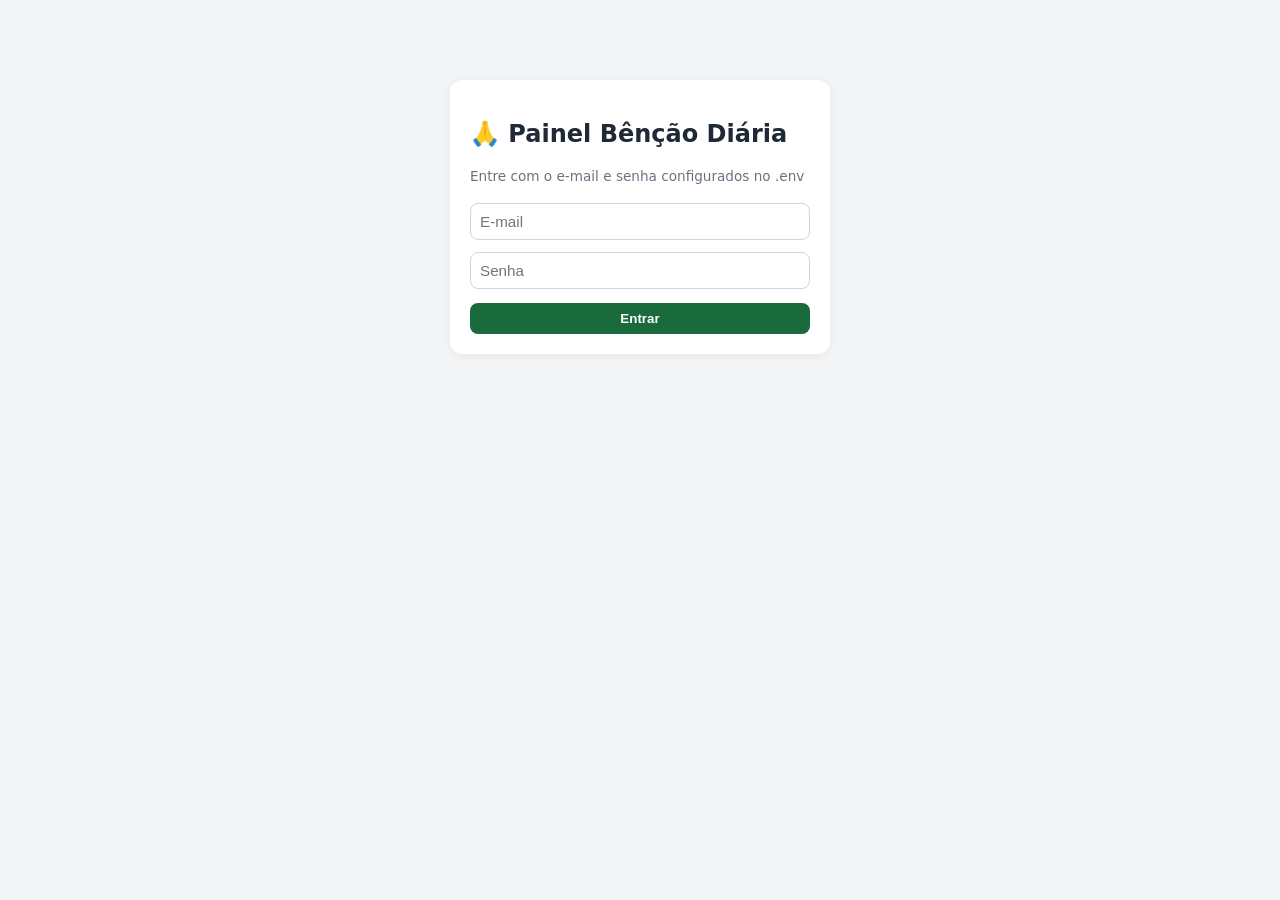
<file: static/admin.html>
<!DOCTYPE html>
<html lang="pt-BR">
<head>
<meta charset="UTF-8">
<meta name="viewport" content="width=device-width, initial-scale=1.0">
<title>Painel Admin - Bênção Diária</title>
<style>
  *{box-sizing:border-box}
  body{font-family:'Segoe UI',system-ui,sans-serif;background:#f3f4f6;margin:0;padding:20px;color:#1f2937}
  .card{background:#fff;border-radius:12px;padding:20px;margin:12px 0;box-shadow:0 2px 8px rgba(0,0,0,.05)}
  .grid{display:grid;grid-template-columns:repeat(auto-fit,minmax(160px,1fr));gap:12px}
  .stat{font-size:1.7rem;font-weight:800;color:#1a6b3c}
  .label{color:#6b7280;font-size:.85rem}
  table{width:100%;border-collapse:collapse}
  th,td{padding:9px;border-bottom:1px solid #e5e7eb;text-align:left;font-size:.9rem;vertical-align:top}
  th{color:#6b7280;font-size:.8rem;text-transform:uppercase}
  button{padding:8px 14px;border:none;border-radius:8px;background:#1a6b3c;color:#fff;cursor:pointer;font-weight:600}
  button.sec{background:#e5e7eb;color:#1f2937}
  button.warn{background:#b45309}
  button.small{padding:5px 9px;font-size:.8rem}
  input,select,textarea{padding:9px;border:1px solid #d1d5db;border-radius:8px;font-size:.95rem}
  .login{max-width:380px;margin:60px auto}
  .tabs{display:flex;gap:8px;flex-wrap:wrap;margin-bottom:10px}
  .tabs button{background:#e5e7eb;color:#374151}
  .tabs button.active{background:#1a6b3c;color:#fff}
  .row{display:flex;gap:8px;flex-wrap:wrap;align-items:center;margin:8px 0}
  .muted{color:#6b7280;font-size:.85rem}
  .pill{padding:2px 8px;border-radius:999px;font-size:.78rem;font-weight:700}
  .pill.active{background:#dcfce7;color:#166534}
  .pill.trial{background:#dbeafe;color:#1e40af}
  .pill.past_due{background:#fee2e2;color:#991b1b}
  .pill.cancelled{background:#e5e7eb;color:#4b5563}
  .pill.pending{background:#fef9c3;color:#854d0e}
  .pill.approved{background:#dcfce7;color:#166534}
  pre{background:#f9fafb;border:1px solid #e5e7eb;border-radius:8px;padding:10px;font-size:.82rem;overflow:auto;max-height:240px}
  #toast{position:fixed;bottom:20px;right:20px;background:#1a6b3c;color:#fff;padding:12px 18px;border-radius:10px;display:none;font-weight:600;z-index:99}
</style>
</head>
<body>
<div id="loginBox" class="card login">
  <h2>🙏 Painel Bênção Diária</h2>
  <p class="muted">Entre com o e-mail e senha configurados no .env</p>
  <input id="lemail" placeholder="E-mail" style="width:100%;margin:6px 0">
  <input id="lpass" type="password" placeholder="Senha" style="width:100%;margin:6px 0">
  <button onclick="login()" style="width:100%;margin-top:8px">Entrar</button>
</div>

<div id="panel" style="display:none">
  <div class="row" style="justify-content:space-between">
    <h1 style="margin:0;font-size:1.4rem">🙏 Painel Bênção Diária</h1>
    <button class="sec small" onclick="logout()">Sair</button>
  </div>

  <div class="tabs">
    <button data-tab="overview" class="active" onclick="showTab('overview')">Visão geral</button>
    <button data-tab="users" onclick="showTab('users')">Assinantes</button>
    <button data-tab="payments" onclick="showTab('payments')">Pagamentos</button>
    <button data-tab="actions" onclick="showTab('actions')">Disparos</button>
    <button data-tab="content" onclick="showTab('content')">Conteúdo</button>
  </div>

  <div id="tab-overview">
    <div class="card"><div class="grid" id="stats"></div></div>
    <div class="card"><h3>Resumo</h3><div id="overviewNotes" class="muted"></div></div>
  </div>

  <div id="tab-users" style="display:none">
    <div class="card">
      <div class="row">
        <input id="uSearch" placeholder="Buscar por nome ou telefone" style="flex:1;min-width:200px">
        <select id="uStatus">
          <option value="">Todos os status</option>
          <option value="trial">Trial</option>
          <option value="active">Ativo</option>
          <option value="past_due">Vencido</option>
          <option value="cancelled">Cancelado</option>
        </select>
        <button onclick="loadUsers()">Buscar</button>
      </div>
      <table><thead><tr><th>Nome</th><th>WhatsApp</th><th>Plano</th><th>Status</th><th>Streak</th><th>Vence</th><th>Ações</th></tr></thead><tbody id="users"></tbody></table>
      <p class="muted">Cada linha lista até 100 assinantes.</p>
    </div>
  </div>

  <div id="tab-payments" style="display:none">
    <div class="card">
      <div class="row">
        <select id="pStatus">
          <option value="">Todos</option>
          <option value="pending">Pendente</option>
          <option value="approved">Aprovado</option>
          <option value="rejected">Rejeitado</option>
        </select>
        <button onclick="loadPayments()">Filtrar</button>
      </div>
      <table><thead><tr><th>Assinante</th><th>Valor</th><th>Plano</th><th>Método</th><th>Status</th><th>Criado</th><th>Ações</th></tr></thead><tbody id="payments"></tbody></table>
      <p class="muted">Se alguém pagou o PIX e não caiu automaticamente, clique em "Aprovar" para liberar o acesso.</p>
    </div>
  </div>

  <div id="tab-actions" style="display:none">
    <div class="card">
      <h3>Disparar mensagem do dia agora</h3>
      <p class="muted">Envia para quem está ativo e no horário escolhido. Use "Forçar" apenas em testes.</p>
      <div class="row">
        <button onclick="broadcast(false)">Disparar para pendentes de hoje</button>
        <button class="warn" onclick="broadcast(true)">Forçar para TODOS (teste)</button>
        <button class="sec" onclick="maintenance()">Rodar manutenção (renovações/expiração)</button>
      </div>
      <p id="actionOut" class="muted"></p>
    </div>
  </div>

  <div id="tab-content" style="display:none">
    <div class="card">
      <h3>Adicionar conteúdo devocional</h3>
      <div class="row"><input id="c_day" placeholder="Dia (1..365)" style="width:130px"><input id="c_title" placeholder="Título" style="flex:1;min-width:180px"><input id="c_ref" placeholder="Referência (ex: João 3:16)" style="flex:1;min-width:180px"></div>
      <textarea id="c_verse" placeholder="Texto do versículo" style="width:100%;height:60px;margin-top:8px"></textarea>
      <textarea id="c_refl" placeholder="Reflexão" style="width:100%;height:60px;margin-top:8px"></textarea>
      <textarea id="c_pray" placeholder="Oração" style="width:100%;height:60px;margin-top:8px"></textarea>
      <div class="row"><button onclick="addContent()">Salvar conteúdo</button></div>
      <h3 style="margin-top:20px">Conteúdos cadastrados</h3>
      <table><thead><tr><th>Dia</th><th>Título</th><th>Referência</th><th>Ações</th></tr></thead><tbody id="contents"></tbody></table>
    </div>
  </div>
</div>

<div id="toast"></div>

<script>
let token = sessionStorage.getItem('admin_token') || '';

function toast(msg){
  const t = document.getElementById('toast');
  t.textContent = msg;
  t.style.display = 'block';
  setTimeout(()=>{ t.style.display='none'; }, 3200);
}

async function api(path, opts={}){
  opts.headers = Object.assign({'Authorization':'Bearer '+token,'Content-Type':'application/json'}, opts.headers||{});
  const r = await fetch(path, opts);
  if(r.status === 401 || r.status === 403){ logout(); throw new Error('sessão expirada'); }
  return r;
}

async function login(){
  const r = await fetch('/auth/admin/login',{method:'POST',headers:{'Content-Type':'application/json'},
    body:JSON.stringify({email:document.getElementById('lemail').value, password:document.getElementById('lpass').value})});
  if(!r.ok){ alert('E-mail ou senha incorretos.'); return; }
  const d = await r.json();
  token = d.access_token;
  sessionStorage.setItem('admin_token', token);
  openPanel();
}

function logout(){
  token = '';
  sessionStorage.removeItem('admin_token');
  document.getElementById('loginBox').style.display = 'block';
  document.getElementById('panel').style.display = 'none';
}

function openPanel(){
  document.getElementById('loginBox').style.display = 'none';
  document.getElementById('panel').style.display = 'block';
  loadStats();
}

function showTab(name){
  document.querySelectorAll('.tabs button').forEach(b=>b.classList.toggle('active', b.dataset.tab===name));
  for(const tab of ['overview','users','payments','actions','content']){
    document.getElementById('tab-'+tab).style.display = tab===name ? 'block' : 'none';
  }
  if(name==='users') loadUsers();
  if(name==='payments') loadPayments();
  if(name==='content') loadContents();
}

const STAT_LABELS = {
  users_total:'Assinantes (total)', active:'Ativos', trial:'Em teste grátis', past_due:'Vencidos',
  cancelled:'Cancelados', opted_out:'Pararam de receber', new_last_7d:'Novos (7 dias)',
  revenue_total:'Receita total (R$)', mrr:'MRR estimado (R$)', messages_out_7d:'Msgs enviadas (7d)',
  messages_in_7d:'Msgs recebidas (7d)', amen_rate_7d:'Taxa de resposta (7d %)',
  referrals_rewarded:'Indicações premiadas', content_count:'Devocionais no acervo'
};

async function loadStats(){
  const s = await (await api('/admin/stats')).json();
  document.getElementById('stats').innerHTML = Object.entries(s).map(([k,v])=>
    `<div class="card"><div class="stat">${v}</div><div class="label">${STAT_LABELS[k]||k}</div></div>`
  ).join('');
  const msg = s.msgs_tip ||
    `Dica: quanto mais gente responde AMÉM, menor o custo por mensagem (janela de serviço). Taxa atual: ${s.amen_rate_7d}% em 7 dias.`;
  document.getElementById('overviewNotes').textContent = msg;
}

async function loadUsers(){
  const q = document.getElementById('uSearch').value.trim();
  const st = document.getElementById('uStatus').value;
  const u = await (await api(`/admin/users?q=${encodeURIComponent(q)}&status=${st}`)).json();
  document.getElementById('users').innerHTML = u.map(x=>`
    <tr>
      <td>${x.name||'-'}</td>
      <td>${x.phone}</td>
      <td>${x.plan}</td>
      <td><span class="pill ${x.status}">${x.status}</span>${x.opted_out?' <span class="pill cancelled">opt-out</span>':''}</td>
      <td>🔥 ${x.streak}</td>
      <td>${(x.subscription_ends_at||x.trial_ends_at||'').slice(0,10)||'-'}</td>
      <td>
        <button class="small" onclick="sendMsg('${x.id}')">Mensagem</button>
        ${x.opted_out
          ? `<button class="small sec" onclick="userAction('${x.id}','optin')">Reativar</button>`
          : `<button class="small sec" onclick="userAction('${x.id}','optout')">Pausar envios</button>`}
        <button class="small warn" onclick="extend('${x.id}')">+30 dias</button>
      </td>
    </tr>`).join('');
}

async function userAction(id, action){
  const r = await api(`/admin/users/${id}/${action}`, {method:'POST'});
  toast(r.ok ? 'Feito!' : 'Erro');
  loadUsers();
}

async function extend(id){
  const r = await api(`/admin/users/${id}/extend`, {method:'POST', body:JSON.stringify({days:30})});
  toast(r.ok ? 'Assinatura estendida por 30 dias' : 'Erro');
  loadUsers();
}

async function sendMsg(id){
  const text = prompt('Mensagem para enviar no WhatsApp deste assinante:');
  if(!text) return;
  const r = await api(`/admin/users/${id}/message`, {method:'POST', body:JSON.stringify({text})});
  toast(r.ok ? 'Mensagem enviada!' : 'Falha ao enviar');
}

async function loadPayments(){
  const st = document.getElementById('pStatus').value;
  const p = await (await api(`/admin/payments?status=${st}`)).json();
  document.getElementById('payments').innerHTML = p.map(x=>`
    <tr>
      <td>${x.user}<br><span class="muted">${x.phone}</span></td>
      <td>R$ ${Number(x.amount).toFixed(2)}</td>
      <td>${x.plan}</td>
      <td>${x.method}</td>
      <td><span class="pill ${x.status}">${x.status}</span></td>
      <td>${(x.created_at||'').slice(0,16).replace('T',' ')}</td>
      <td>${x.status==='pending' ? `<button class="small" onclick="approve('${x.id}')">Aprovar</button>` : '-'}</td>
    </tr>`).join('');
}

async function approve(id){
  if(!confirm('Confirmar que este pagamento foi recebido? O acesso será liberado por 30 dias.')) return;
  const r = await api(`/admin/payments/${id}/approve`, {method:'POST'});
  toast(r.ok ? 'Pagamento aprovado e acesso liberado!' : 'Erro');
  loadPayments();
}

async function broadcast(force){
  const r = await api(`/admin/broadcast?force=${force}`, {method:'POST'});
  const d = await r.json();
  document.getElementById('actionOut').textContent = `Enviadas: ${d.sent} · Ignoradas: ${d.skipped}`;
  toast('Disparo concluído');
}

async function maintenance(){
  const r = await api('/admin/maintenance', {method:'POST'});
  const d = await r.json();
  document.getElementById('actionOut').textContent = `Vencidos: ${d.expired} · Lembretes: ${d.reminders} · Boas-vindas: ${d.welcome} · Recuperados: ${d.winback}`;
  toast('Manutenção concluída');
}

async function addContent(){
  const body = {
    day_index: parseInt(document.getElementById('c_day').value),
    title: document.getElementById('c_title').value,
    verse_ref: document.getElementById('c_ref').value,
    verse_text: document.getElementById('c_verse').value,
    reflection: document.getElementById('c_refl').value,
    prayer: document.getElementById('c_pray').value
  };
  if(!body.day_index || !body.title || !body.verse_ref){ alert('Preencha dia, título e referência.'); return; }
  const r = await api('/content', {method:'POST', body:JSON.stringify(body)});
  toast(r.ok ? 'Conteúdo salvo!' : 'Erro ao salvar');
  loadContents();
}

async function loadContents(){
  const c = await (await fetch('/content?limit=100')).json();
  document.getElementById('contents').innerHTML = c.map(x=>`
    <tr><td>${x.day_index}</td><td>${x.title}</td><td>${x.verse_ref}</td>
    <td><button class="small warn" onclick="delContent('${x.id}')">Excluir</button></td></tr>`).join('');
}

async function delContent(id){
  if(!confirm('Excluir este conteúdo?')) return;
  const r = await api(`/content/${id}`, {method:'DELETE'});
  toast(r.ok ? 'Excluído' : 'Erro');
  loadContents();
}

if(token){ openPanel(); }
</script>
</body>
</html>
</file>
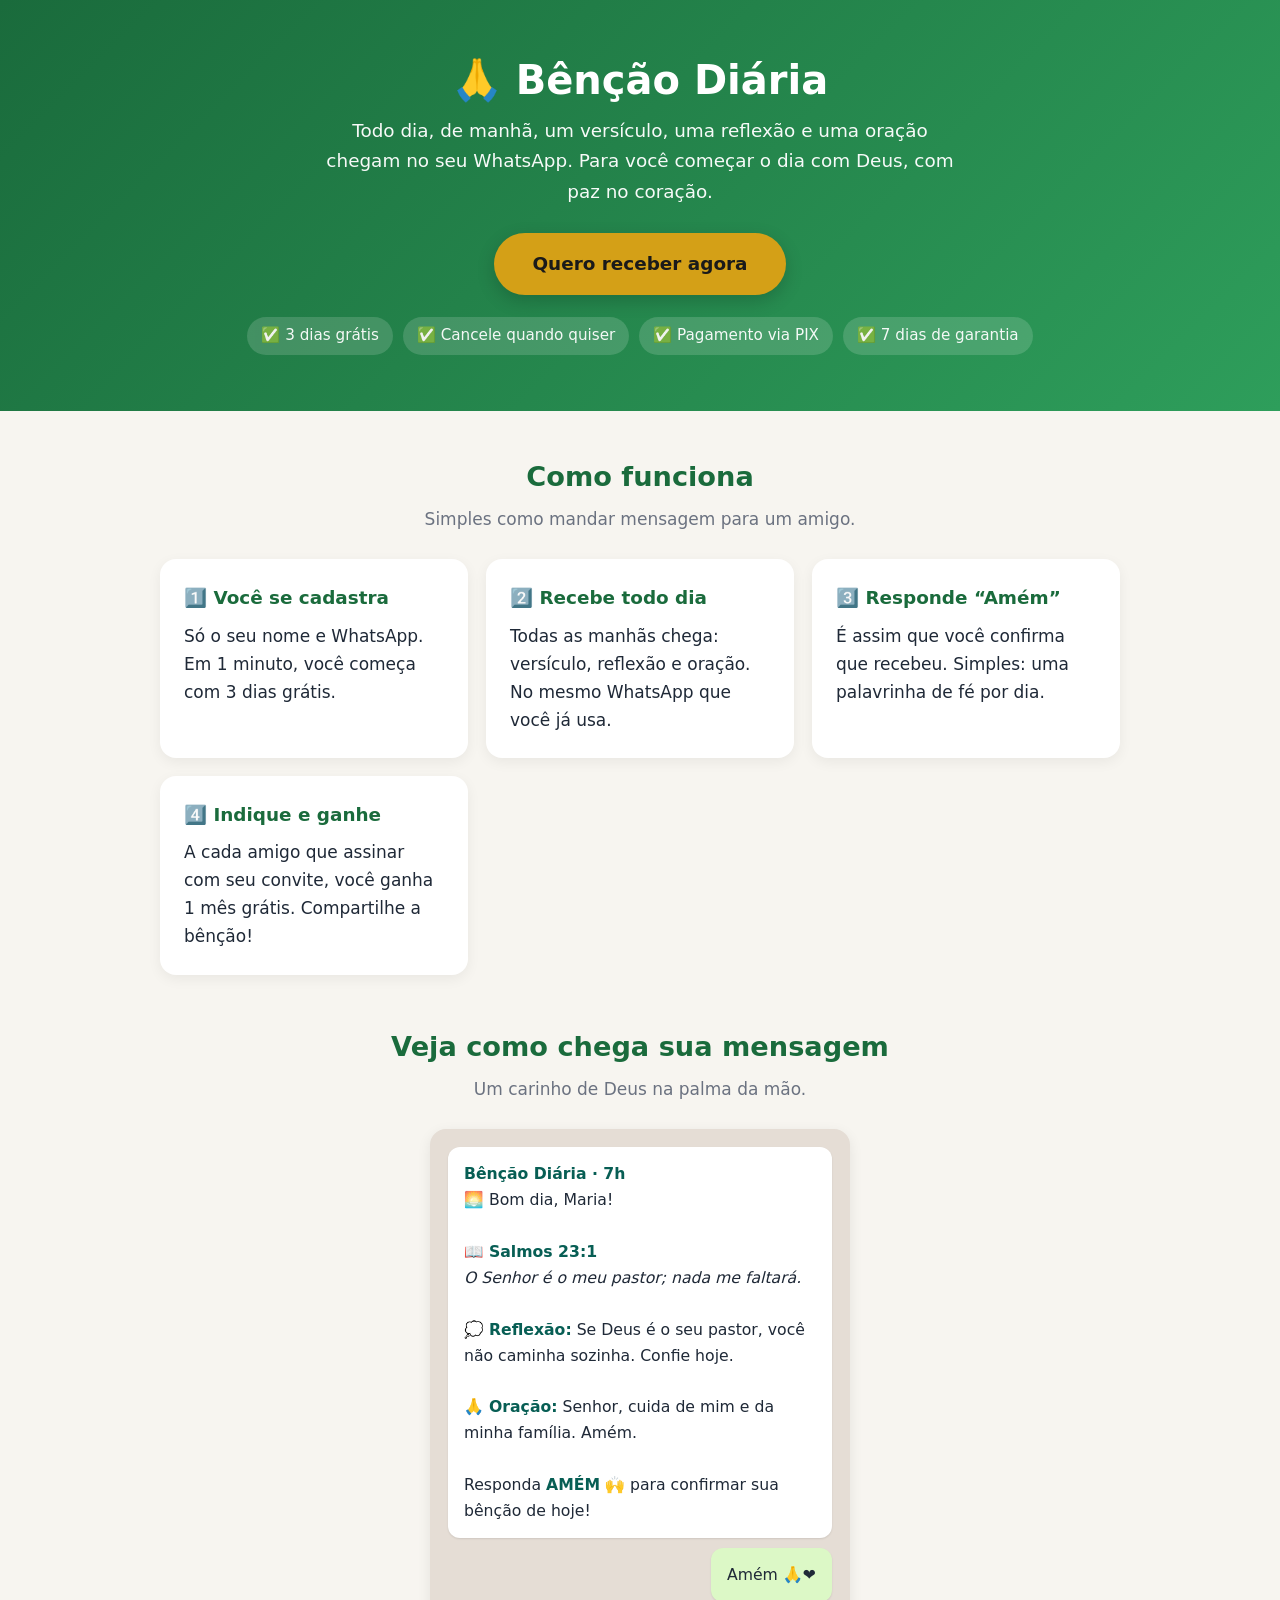
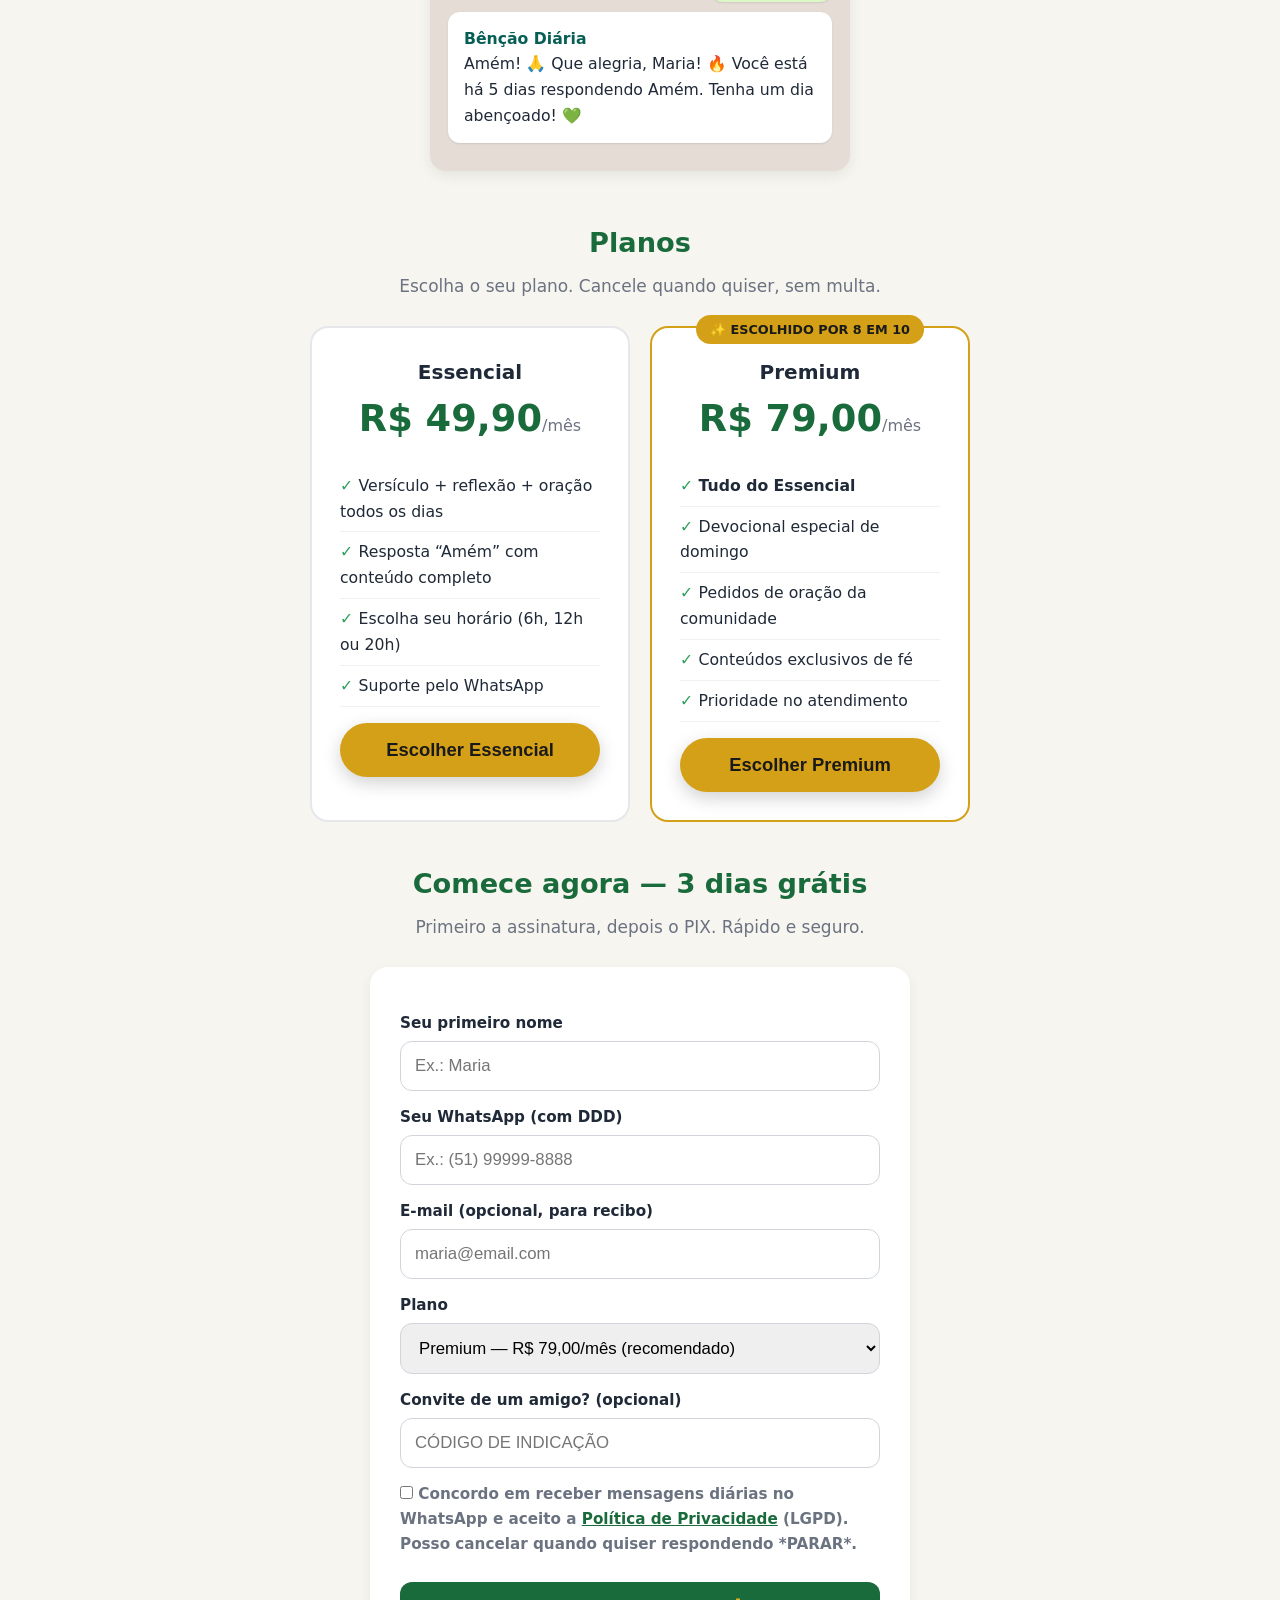
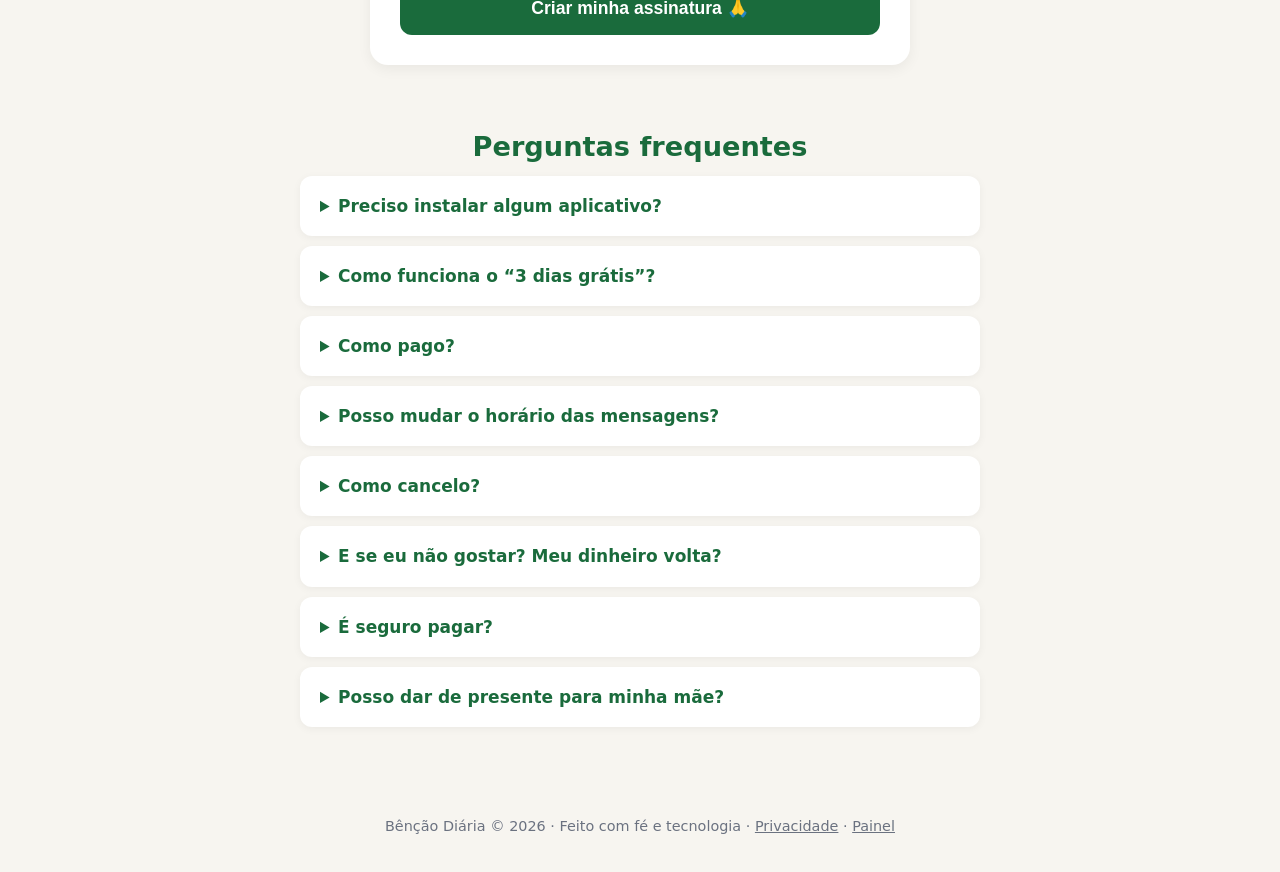
<file: static/landing.html>
<!DOCTYPE html>
<html lang="pt-BR">
<head>
<meta charset="UTF-8">
<meta name="viewport" content="width=device-width, initial-scale=1.0">
<title>Bênção Diária - Versículo e oração no seu WhatsApp todo dia</title>
<meta name="description" content="Receba todo dia, de manhã, um versículo, uma reflexão e uma oração no seu WhatsApp. 3 dias grátis. Cancele quando quiser.">
<style>
  :root{--g:#1a6b3c;--g2:#2e9e5b;--gold:#d4a017;--bg:#f7f5f0;--card:#fff;--txt:#1f2937;--soft:#6b7280}
  *{box-sizing:border-box;margin:0;padding:0}
  body{font-family:'Segoe UI',system-ui,sans-serif;background:var(--bg);color:var(--txt);line-height:1.65;font-size:17px}
  .hero{background:linear-gradient(135deg,var(--g),var(--g2));color:#fff;padding:56px 20px;text-align:center}
  .hero h1{font-size:2.5rem;margin-bottom:12px;line-height:1.2}
  .hero p{font-size:1.15rem;max-width:640px;margin:0 auto 26px;opacity:.96}
  .cta{display:inline-block;background:var(--gold);color:#1a1a1a;padding:16px 38px;border-radius:999px;font-weight:800;text-decoration:none;font-size:1.15rem;box-shadow:0 6px 18px rgba(0,0,0,.18)}
  .badges{display:flex;gap:10px;justify-content:center;flex-wrap:wrap;margin-top:22px;font-size:.95rem;opacity:.95}
  .badges span{background:rgba(255,255,255,.16);padding:6px 14px;border-radius:999px}
  .container{max-width:1000px;margin:0 auto;padding:44px 20px}
  h2{font-size:1.7rem;color:var(--g);text-align:center;margin-bottom:6px}
  .sub{text-align:center;color:var(--soft);margin-bottom:26px}
  .grid{display:grid;grid-template-columns:repeat(auto-fit,minmax(250px,1fr));gap:18px;margin:26px 0}
  .card{background:var(--card);border-radius:16px;padding:24px;box-shadow:0 4px 14px rgba(0,0,0,.06)}
  .card h3{color:var(--g);margin-bottom:8px;font-size:1.15rem}
  .chat{background:#e5ddd5;border-radius:16px;padding:18px;max-width:420px;margin:0 auto;box-shadow:0 4px 14px rgba(0,0,0,.08)}
  .bubble{background:#fff;border-radius:12px;padding:14px 16px;font-size:.98rem;box-shadow:0 1px 2px rgba(0,0,0,.1);margin-bottom:10px}
  .bubble b{color:#075e54}
  .bubble.user{background:#dcf8c6;margin-left:auto;width:fit-content}
  .price{display:flex;gap:20px;flex-wrap:wrap;justify-content:center;margin:26px 0}
  .plan{background:var(--card);border:2px solid #e5e7eb;border-radius:18px;padding:28px;min-width:270px;max-width:320px;text-align:center;position:relative;cursor:pointer;transition:transform .15s}
  .plan:hover{transform:translateY(-3px)}
  .plan.featured{border-color:var(--gold)}
  .plan .tag{position:absolute;top:-13px;left:50%;transform:translateX(-50%);background:var(--gold);color:#1a1a1a;font-size:.8rem;font-weight:800;padding:4px 14px;border-radius:999px;white-space:nowrap}
  .plan h3{font-size:1.25rem}
  .plan .value{font-size:2.3rem;font-weight:800;color:var(--g)}
  .plan .value small{font-size:1rem;color:var(--soft);font-weight:400}
  .plan ul{list-style:none;margin:16px 0;text-align:left}
  .plan li{padding:7px 0;border-bottom:1px solid #f1f1f1;font-size:.98rem}
  .plan li::before{content:"✓ ";color:var(--g2);font-weight:800}
  .form{background:var(--card);border-radius:18px;padding:30px;max-width:540px;margin:0 auto;box-shadow:0 4px 14px rgba(0,0,0,.06)}
  .form label{display:block;margin:14px 0 5px;font-weight:600;font-size:.95rem}
  .form input,.form select{width:100%;padding:14px;border:1px solid #d1d5db;border-radius:12px;font-size:1.05rem}
  .form button{width:100%;margin-top:20px;padding:16px;background:var(--g);color:#fff;border:none;border-radius:12px;font-size:1.1rem;font-weight:800;cursor:pointer}
  .form button:disabled{opacity:.6}
  .consent{display:flex;align-items:flex-start;gap:10px;margin-top:16px;font-size:.92rem;color:var(--soft)}
  .consent input{width:auto;margin-top:4px}
  .pixbox{background:#f0fdf4;border:2px dashed var(--g2);border-radius:14px;padding:18px;margin-top:20px;display:none}
  .pixbox img{max-width:230px;display:block;margin:12px auto;border-radius:8px}
  .pixcode{word-break:break-all;font-size:.82rem;background:#fff;border:1px solid #d1d5db;border-radius:8px;padding:10px;display:block;max-height:110px;overflow:auto}
  .btnCopy{margin-top:10px;background:#16a34a!important}
  .status{margin-top:14px;font-weight:700;text-align:center}
  .success{background:#ecfdf5;border:2px solid var(--g2);border-radius:14px;padding:22px;margin-top:20px;display:none;text-align:center}
  .success h3{color:var(--g);font-size:1.3rem;margin-bottom:10px}
  .success ol{text-align:left;margin:14px 0 0 20px}
  .success li{margin:8px 0}
  .referral{background:#fffbeb;border:1px solid #fde68a;border-radius:12px;padding:14px;margin-top:16px;font-size:.95rem;display:none}
  .referral code{background:#fff;padding:3px 8px;border-radius:6px;font-weight:700;font-size:1rem}
  .faq{max-width:680px;margin:0 auto}
  .faq details{background:var(--card);border-radius:12px;padding:16px 20px;margin-bottom:10px;box-shadow:0 2px 8px rgba(0,0,0,.05)}
  .faq summary{font-weight:700;cursor:pointer;color:var(--g)}
  .faq p{margin-top:10px;color:#374151}
  footer{text-align:center;padding:34px 20px;color:var(--soft);font-size:.9rem}
  footer a{color:var(--soft)}
  @media(max-width:600px){.hero h1{font-size:1.9rem}.plan{max-width:100%;min-width:0}}
</style>
</head>
<body>
<section class="hero">
  <h1>🙏 Bênção Diária</h1>
  <p>Todo dia, de manhã, um versículo, uma reflexão e uma oração chegam no seu WhatsApp. Para você começar o dia com Deus, com paz no coração.</p>
  <a href="#assinar" class="cta">Quero receber agora</a>
  <div class="badges">
    <span>✅ 3 dias grátis</span>
    <span>✅ Cancele quando quiser</span>
    <span>✅ Pagamento via PIX</span>
    <span>✅ 7 dias de garantia</span>
  </div>
</section>

<div class="container">
  <h2>Como funciona</h2>
  <p class="sub">Simples como mandar mensagem para um amigo.</p>
  <div class="grid">
    <div class="card"><h3>1️⃣ Você se cadastra</h3><p>Só o seu nome e WhatsApp. Em 1 minuto, você começa com 3 dias grátis.</p></div>
    <div class="card"><h3>2️⃣ Recebe todo dia</h3><p>Todas as manhãs chega: versículo, reflexão e oração. No mesmo WhatsApp que você já usa.</p></div>
    <div class="card"><h3>3️⃣ Responde “Amém”</h3><p>É assim que você confirma que recebeu. Simples: uma palavrinha de fé por dia.</p></div>
    <div class="card"><h3>4️⃣ Indique e ganhe</h3><p>A cada amigo que assinar com seu convite, você ganha 1 mês grátis. Compartilhe a bênção!</p></div>
  </div>

  <h2 style="margin-top:50px">Veja como chega sua mensagem</h2>
  <p class="sub">Um carinho de Deus na palma da mão.</p>
  <div class="chat">
    <div class="bubble"><b>Bênção Diária · 7h</b><br>🌅 Bom dia, Maria!<br><br>📖 <b>Salmos 23:1</b><br><i>O Senhor é o meu pastor; nada me faltará.</i><br><br>💭 <b>Reflexão:</b> Se Deus é o seu pastor, você não caminha sozinha. Confie hoje.<br><br>🙏 <b>Oração:</b> Senhor, cuida de mim e da minha família. Amém.<br><br>Responda <b>AMÉM</b> 🙌 para confirmar sua bênção de hoje!</div>
    <div class="bubble user">Amém 🙏❤️</div>
    <div class="bubble"><b>Bênção Diária</b><br>Amém! 🙏 Que alegria, Maria! 🔥 Você está há 5 dias respondendo Amém. Tenha um dia abençoado! 💚</div>
  </div>

  <h2 id="planos" style="margin-top:50px">Planos</h2>
  <p class="sub">Escolha o seu plano. Cancele quando quiser, sem multa.</p>
  <div class="price">
    <div class="plan" data-plan="basic">
      <h3>Essencial</h3>
      <div class="value">R$ 49,90<small>/mês</small></div>
      <ul>
        <li>Versículo + reflexão + oração todos os dias</li>
        <li>Resposta “Amém” com conteúdo completo</li>
        <li>Escolha seu horário (6h, 12h ou 20h)</li>
        <li>Suporte pelo WhatsApp</li>
      </ul>
      <button class="cta" style="width:100%;border:none;cursor:pointer" onclick="selectPlan('basic')">Escolher Essencial</button>
    </div>
    <div class="plan featured" data-plan="premium">
      <div class="tag">✨ ESCOLHIDO POR 8 EM 10</div>
      <h3>Premium</h3>
      <div class="value">R$ 79,00<small>/mês</small></div>
      <ul>
        <li><b>Tudo do Essencial</b></li>
        <li>Devocional especial de domingo</li>
        <li>Pedidos de oração da comunidade</li>
        <li>Conteúdos exclusivos de fé</li>
        <li>Prioridade no atendimento</li>
      </ul>
      <button class="cta" style="width:100%;border:none;cursor:pointer" onclick="selectPlan('premium')">Escolher Premium</button>
    </div>
  </div>

  <h2 id="assinar" style="margin-top:40px">Comece agora — 3 dias grátis</h2>
  <p class="sub">Primeiro a assinatura, depois o PIX. Rápido e seguro.</p>
  <form class="form" id="subForm">
    <label>Seu primeiro nome</label>
    <input name="name" required placeholder="Ex.: Maria" autocomplete="given-name">
    <label>Seu WhatsApp (com DDD)</label>
    <input name="phone" required placeholder="Ex.: (51) 99999-8888" inputmode="tel" autocomplete="tel">
    <label>E-mail (opcional, para recibo)</label>
    <input name="email" type="email" placeholder="maria@email.com" autocomplete="email">
    <label>Plano</label>
    <select name="plan" id="planSelect">
      <option value="premium" selected>Premium — R$ 79,00/mês (recomendado)</option>
      <option value="basic">Essencial — R$ 49,90/mês</option>
    </select>
    <label>Convite de um amigo? (opcional)</label>
    <input name="referral_code" id="refInput" placeholder="Código de indicação" style="text-transform:uppercase">
    <label class="consent">
      <input type="checkbox" name="consent" required>
      <span>Concordo em receber mensagens diárias no WhatsApp e aceito a <a href="/privacidade" target="_blank" style="color:var(--g)">Política de Privacidade</a> (LGPD). Posso cancelar quando quiser respondendo *PARAR*.</span>
    </label>
    <button type="submit" id="subBtn">Criar minha assinatura 🙏</button>
    <div class="pixbox" id="pixbox">
      <p style="font-weight:700;text-align:center">Falta só o pagamento! 🙏</p>
      <p style="text-align:center;font-size:.95rem">Abra o app do seu banco e pague com PIX:</p>
      <img id="qrimg" alt="QR Code PIX" style="display:none">
      <span class="pixcode" id="pixcode"></span>
      <button type="button" class="btnCopy" onclick="copyPix()">📋 Copiar código PIX</button>
      <div class="status" id="status">⏳ Aguardando seu pagamento...</div>
    </div>
    <div class="referral" id="referralBox">
      <b>🎁 Seu convite de indicação:</b><br>
      Código: <code id="refCode"></code>
      &nbsp;<button type="button" onclick="copyRef()" style="padding:6px 12px;border:none;border-radius:8px;background:var(--gold);font-weight:700;cursor:pointer">Copiar</button><br>
      <span style="font-size:.9rem">Cada amigo que assinar = <b>1 mês grátis</b> para você.</span>
    </div>
    <div class="success" id="success">
      <h3>🎉 Pagamento confirmado!</h3>
      <p>Sua assinatura está ativa. Agora é só isso:</p>
      <ol>
        <li>Abra o <b>WhatsApp</b> no seu celular</li>
        <li>Procure a conversa da <b>Bênção Diária</b></li>
        <li>Responda: <b>AMÉM</b> 🙏</li>
      </ol>
      <p style="margin-top:12px">Pronto! Sua primeira bênção chega amanhã de manhã. Deus te abençoe! 💚</p>
    </div>
  </form>

  <h2 style="margin-top:60px">Perguntas frequentes</h2>
  <div class="faq">
    <details><summary>Preciso instalar algum aplicativo?</summary><p>Não! Você recebe tudo direto no seu WhatsApp, no mesmo número que você já usa todos os dias. Não precisa instalar nada.</p></details>
    <details><summary>Como funciona o “3 dias grátis”?</summary><p>Você se cadastra e já começa a receber. Nos primeiros 3 dias, é grátis para experimentar. Se gostar, paga o PIX e continua. Se não gostar, é só não pagar — nada é cobrado sem você pagar.</p></details>
    <details><summary>Como pago?</summary><p>Por PIX, direto no app do seu banco. É só escanear o QR Code ou copiar o código. Muito mais seguro, e você ainda pode pagar com cartão se preferir.</p></details>
    <details><summary>Posso mudar o horário das mensagens?</summary><p>Sim! Responda 1 (6h), 2 (12h) ou 3 (20h) na conversa do WhatsApp e mudamos na hora.</p></details>
    <details><summary>Como cancelo?</summary><p>Simples: responda PARAR na conversa do WhatsApp. Sem ligação, sem burocracia. E se mudar de ideia, responda VOLTAR.</p></details>
    <details><summary>E se eu não gostar? Meu dinheiro volta?</summary><p>Sim. Você tem 7 dias de garantia. Se não amar, devolvemos 100% do valor pago. Basta pedir pelo WhatsApp.</p></details>
    <details><summary>É seguro pagar?</summary><p>Sim. O pagamento é feito pelo Mercado Pago, a maior plataforma de pagamentos do Brasil. Nunca pedimos seus dados bancários.</p></details>
    <details><summary>Posso dar de presente para minha mãe?</summary><p>Pode! É só cadastrar o WhatsApp dela (com a permissão dela). É um presente que abençoa todo dia. 💚</p></details>
  </div>
</div>

<footer>
  Bênção Diária © 2026 · Feito com fé e tecnologia · <a href="/privacidade">Privacidade</a> · <a href="/admin">Painel</a>
</footer>

<script>
const API = '';
let currentUserId = null;
let pollTimer = null;

const params = new URLSearchParams(location.search);
const ref = params.get('ref');
if (ref) document.getElementById('refInput').value = ref;

function selectPlan(plan){
  document.getElementById('planSelect').value = plan;
  document.getElementById('assinar').scrollIntoView({behavior:'smooth'});
}

const phoneInput = document.querySelector('input[name=phone]');
phoneInput.addEventListener('input', function(){
  let d = this.value.replace(/\D/g,'').slice(0,11);
  let out = d;
  if (d.length > 10) out = `(${d.slice(0,2)}) ${d.slice(2,7)}-${d.slice(7)}`;
  else if (d.length > 6) out = `(${d.slice(0,2)}) ${d.slice(2,6)}-${d.slice(6)}`;
  else if (d.length > 2) out = `(${d.slice(0,2)}) ${d.slice(2)}`;
  else if (d.length > 0) out = `(${d}`;
  this.value = out;
});

document.getElementById('subForm').addEventListener('submit', async (e)=>{
  e.preventDefault();
  const f = e.target;
  const btn = document.getElementById('subBtn');
  btn.disabled = true;
  btn.textContent = 'Criando sua assinatura...';
  const body = {
    name: f.name.value,
    phone: f.phone.value,
    email: f.email.value || null,
    plan: f.plan.value,
    referral_code: f.referral_code.value || null,
    consent: f.consent.checked
  };
  try{
    const r = await fetch(API+'/users/subscribe',{method:'POST',headers:{'Content-Type':'application/json'},body:JSON.stringify(body)});
    const data = await r.json();
    if(!r.ok){ alert(data.detail||'Algo deu errado. Tente novamente.'); btn.disabled=false; btn.textContent='Criar minha assinatura 🙏'; return; }
    currentUserId = data.user.id;
    const pix = data.payment;
    document.getElementById('pixbox').style.display='block';
    document.getElementById('pixcode').textContent = pix.pix_copy_paste || '';
    if(pix.pix_qr){ const img = document.getElementById('qrimg'); img.src = 'data:image/png;base64,'+pix.pix_qr; img.style.display='block'; }
    if(data.user.referral_code){
      document.getElementById('referralBox').style.display='block';
      document.getElementById('refCode').textContent = data.user.referral_code;
    }
    document.getElementById('pixbox').scrollIntoView({behavior:'smooth'});
    startPoll();
  }catch(err){
    alert('Não conseguimos conectar. Verifique sua internet e tente novamente.');
  }
  btn.disabled = false;
  btn.textContent = 'Criar minha assinatura 🙏';
});

function startPoll(){
  if(pollTimer) clearInterval(pollTimer);
  pollTimer = setInterval(async ()=>{
    if(!currentUserId) return;
    try{
      const r = await fetch(API+`/users/${currentUserId}/status`);
      const d = await r.json();
      const pay = d.payment || {};
      if(pay.status === 'approved'){
        clearInterval(pollTimer);
        document.getElementById('status').textContent = '✅ Pagamento confirmado!';
        document.getElementById('success').style.display='block';
        document.getElementById('success').scrollIntoView({behavior:'smooth'});
      }
    }catch(e){}
  }, 5000);
}

function copyPix(){
  const code = document.getElementById('pixcode').textContent;
  navigator.clipboard.writeText(code).then(()=>{
    alert('Código PIX copiado! Agora abra o app do seu banco e cole na opção "PIX Copia e Cola".');
  }).catch(()=>{
    const ta = document.createElement('textarea'); ta.value = code; document.body.appendChild(ta); ta.select(); document.execCommand('copy'); ta.remove();
    alert('Código PIX copiado!');
  });
}

function copyRef(){
  const code = document.getElementById('refCode').textContent;
  const link = location.origin + '/?ref=' + code;
  navigator.clipboard.writeText(link).catch(()=>{});
  alert('Link de convite copiado! Envie aos seus amigos. Cada um que assinar = 1 mês grátis para você. 💚');
}
</script>
</body>
</html>
</file>
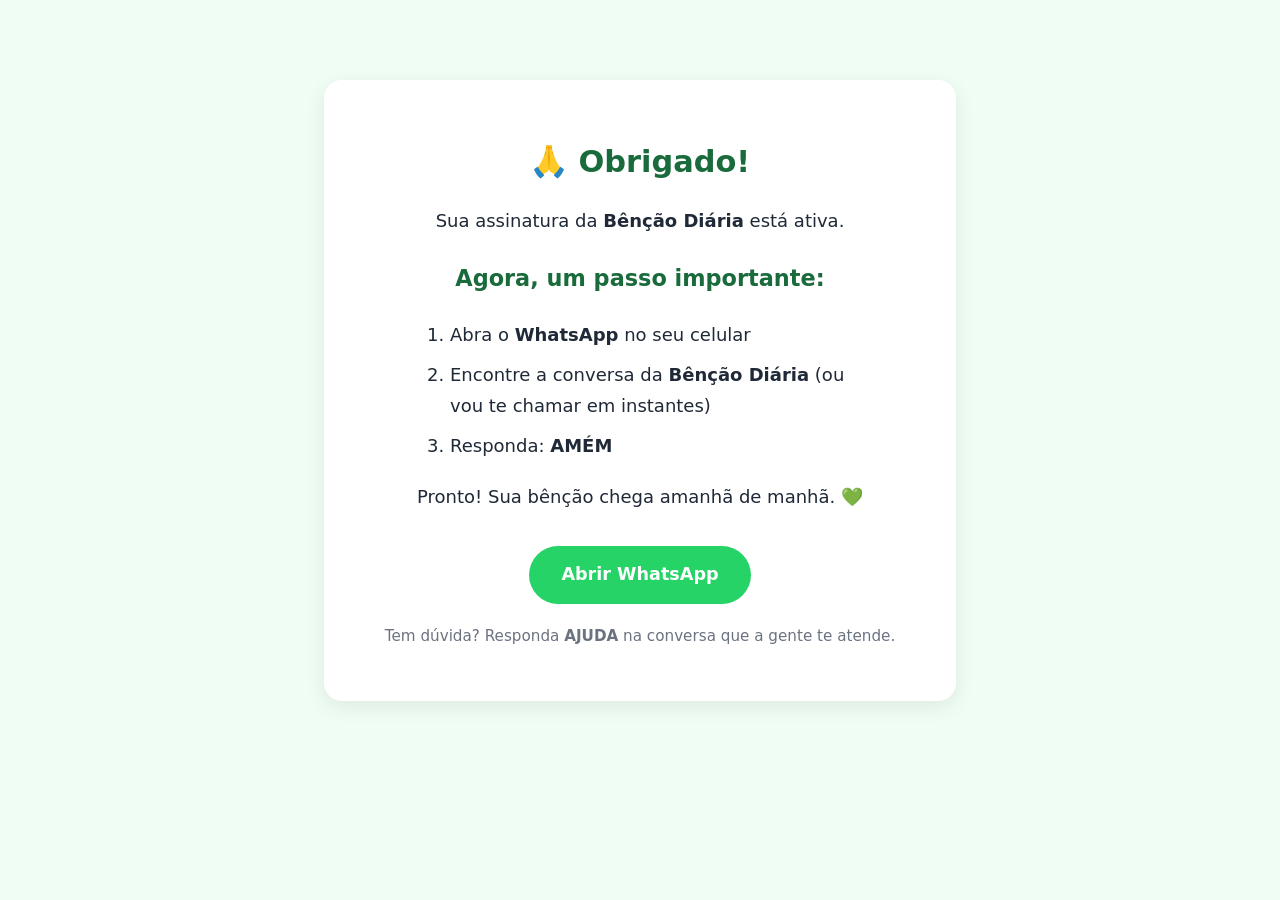
<file: static/obrigado.html>
<!DOCTYPE html>
<html lang="pt-BR">
<head>
<meta charset="UTF-8">
<meta name="viewport" content="width=device-width, initial-scale=1.0">
<title>Obrigado! - Bênção Diária</title>
<style>
  body{font-family:'Segoe UI',system-ui,sans-serif;background:#f0fdf4;color:#1f2937;margin:0;padding:40px 20px;line-height:1.7;font-size:18px}
  .box{max-width:560px;margin:40px auto;background:#fff;border-radius:18px;padding:36px;box-shadow:0 6px 20px rgba(0,0,0,.08);text-align:center}
  h1{color:#1a6b3c;font-size:1.9rem;margin-bottom:14px}
  ol{text-align:left;margin:20px auto;max-width:420px}
  li{margin:10px 0}
  .big{font-size:1.4rem;font-weight:800;color:#1a6b3c}
  a.cta{display:inline-block;background:#25d366;color:#fff;padding:14px 32px;border-radius:999px;font-weight:800;text-decoration:none;margin-top:16px;font-size:1.1rem}
  .note{color:#6b7280;font-size:.95rem;margin-top:20px}
</style>
</head>
<body>
<div class="box">
  <h1>🙏 Obrigado!</h1>
  <p>Sua assinatura da <b>Bênção Diária</b> está ativa.</p>
  <p class="big">Agora, um passo importante:</p>
  <ol>
    <li>Abra o <b>WhatsApp</b> no seu celular</li>
    <li>Encontre a conversa da <b>Bênção Diária</b> (ou vou te chamar em instantes)</li>
    <li>Responda: <b>AMÉM</b></li>
  </ol>
  <p>Pronto! Sua bênção chega amanhã de manhã. 💚</p>
  <a class="cta" href="https://wa.me/55" target="_blank" rel="noopener" onclick="return false;">Abrir WhatsApp</a>
  <p class="note">Tem dúvida? Responda <b>AJUDA</b> na conversa que a gente te atende.</p>
</div>
</body>
</html>
</file>
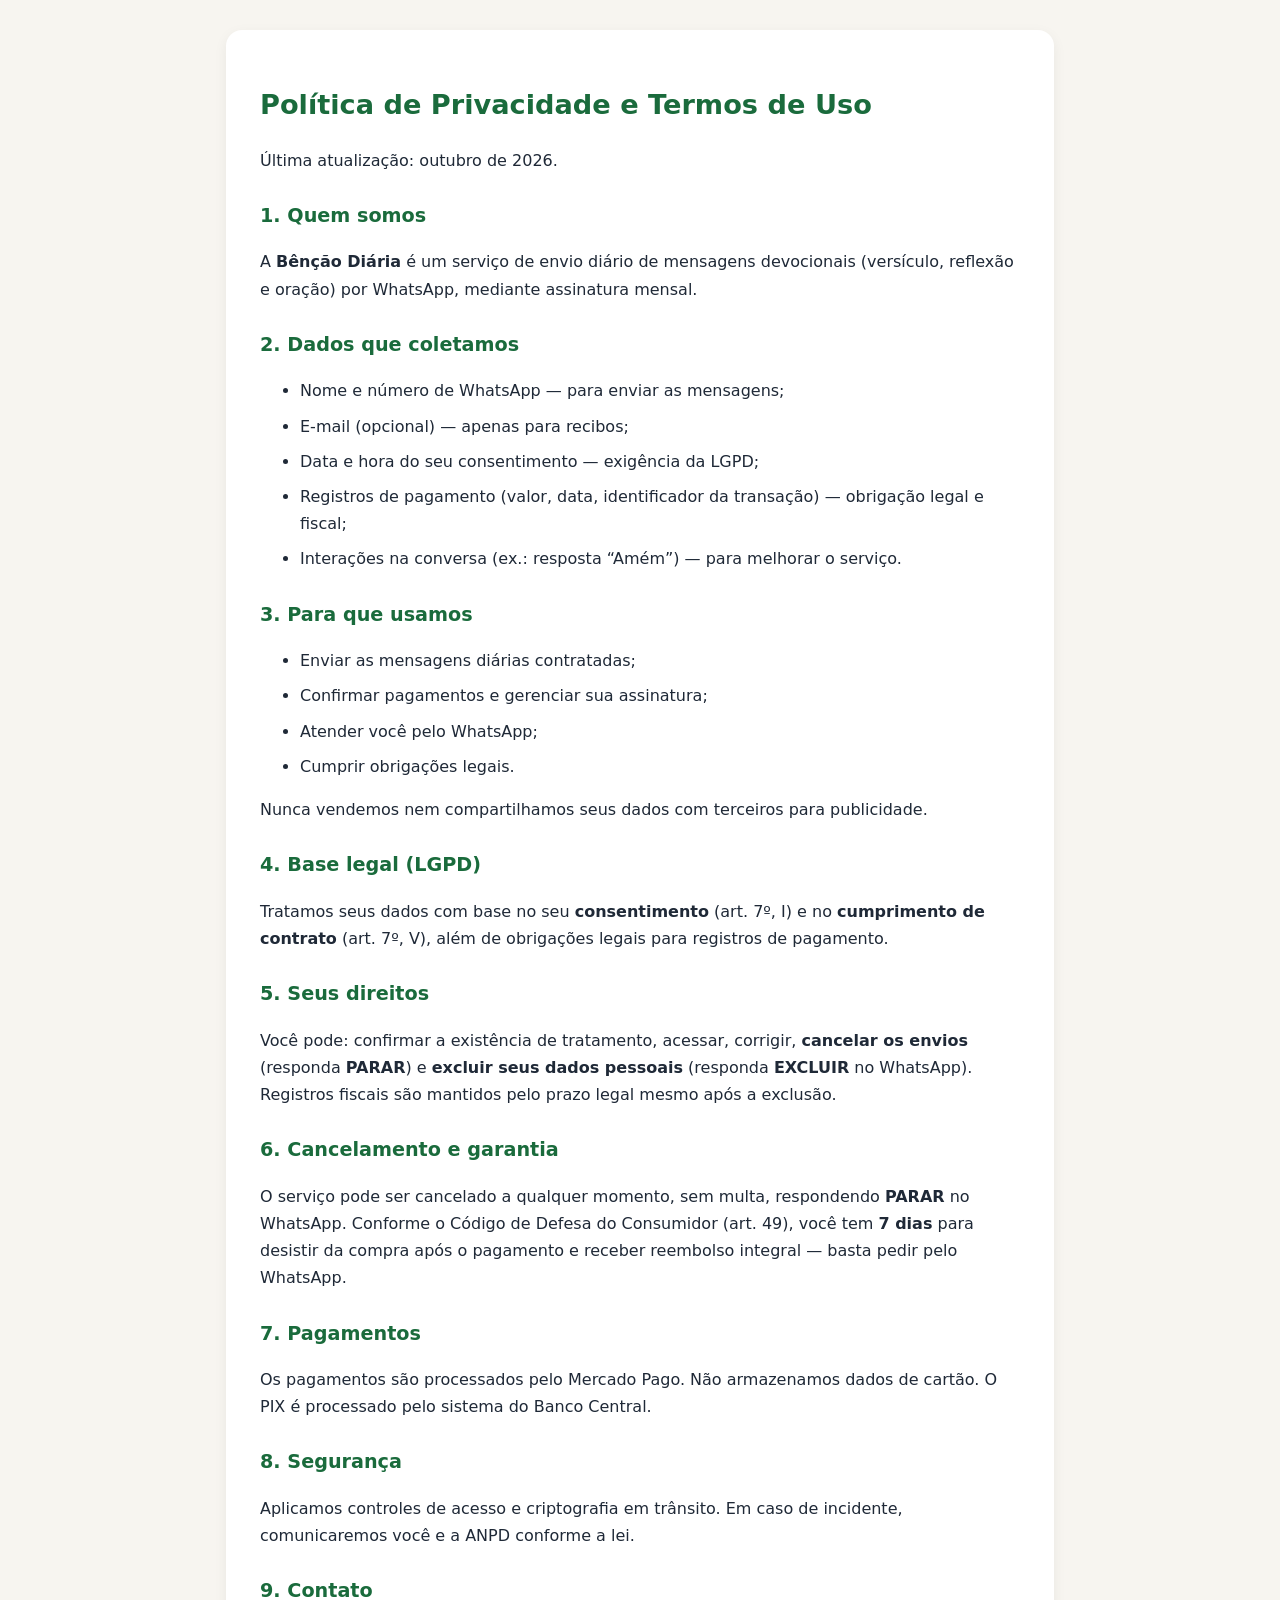
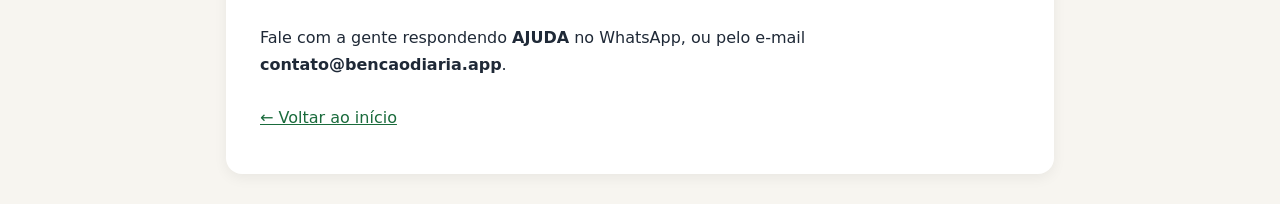
<file: static/privacidade.html>
<!DOCTYPE html>
<html lang="pt-BR">
<head>
<meta charset="UTF-8">
<meta name="viewport" content="width=device-width, initial-scale=1.0">
<title>Política de Privacidade - Bênção Diária</title>
<style>
  body{font-family:'Segoe UI',system-ui,sans-serif;background:#f7f5f0;color:#1f2937;margin:0;padding:30px 20px;line-height:1.7}
  .box{max-width:760px;margin:0 auto;background:#fff;border-radius:16px;padding:34px;box-shadow:0 4px 14px rgba(0,0,0,.06)}
  h1{color:#1a6b3c;font-size:1.7rem}
  h2{color:#1a6b3c;font-size:1.2rem;margin-top:26px}
  p,li{margin:8px 0}
  a{color:#1a6b3c}
</style>
</head>
<body>
<div class="box">
  <h1>Política de Privacidade e Termos de Uso</h1>
  <p>Última atualização: outubro de 2026.</p>

  <h2>1. Quem somos</h2>
  <p>A <b>Bênção Diária</b> é um serviço de envio diário de mensagens devocionais (versículo, reflexão e oração) por WhatsApp, mediante assinatura mensal.</p>

  <h2>2. Dados que coletamos</h2>
  <ul>
    <li>Nome e número de WhatsApp — para enviar as mensagens;</li>
    <li>E-mail (opcional) — apenas para recibos;</li>
    <li>Data e hora do seu consentimento — exigência da LGPD;</li>
    <li>Registros de pagamento (valor, data, identificador da transação) — obrigação legal e fiscal;</li>
    <li>Interações na conversa (ex.: resposta “Amém”) — para melhorar o serviço.</li>
  </ul>

  <h2>3. Para que usamos</h2>
  <ul>
    <li>Enviar as mensagens diárias contratadas;</li>
    <li>Confirmar pagamentos e gerenciar sua assinatura;</li>
    <li>Atender você pelo WhatsApp;</li>
    <li>Cumprir obrigações legais.</li>
  </ul>
  <p>Nunca vendemos nem compartilhamos seus dados com terceiros para publicidade.</p>

  <h2>4. Base legal (LGPD)</h2>
  <p>Tratamos seus dados com base no seu <b>consentimento</b> (art. 7º, I) e no <b>cumprimento de contrato</b> (art. 7º, V), além de obrigações legais para registros de pagamento.</p>

  <h2>5. Seus direitos</h2>
  <p>Você pode: confirmar a existência de tratamento, acessar, corrigir, <b>cancelar os envios</b> (responda <b>PARAR</b>) e <b>excluir seus dados pessoais</b> (responda <b>EXCLUIR</b> no WhatsApp). Registros fiscais são mantidos pelo prazo legal mesmo após a exclusão.</p>

  <h2>6. Cancelamento e garantia</h2>
  <p>O serviço pode ser cancelado a qualquer momento, sem multa, respondendo <b>PARAR</b> no WhatsApp. Conforme o Código de Defesa do Consumidor (art. 49), você tem <b>7 dias</b> para desistir da compra após o pagamento e receber reembolso integral — basta pedir pelo WhatsApp.</p>

  <h2>7. Pagamentos</h2>
  <p>Os pagamentos são processados pelo Mercado Pago. Não armazenamos dados de cartão. O PIX é processado pelo sistema do Banco Central.</p>

  <h2>8. Segurança</h2>
  <p>Aplicamos controles de acesso e criptografia em trânsito. Em caso de incidente, comunicaremos você e a ANPD conforme a lei.</p>

  <h2>9. Contato</h2>
  <p>Fale com a gente respondendo <b>AJUDA</b> no WhatsApp, ou pelo e-mail <b>contato@bencaodiaria.app</b>.</p>

  <p style="margin-top:26px"><a href="/">← Voltar ao início</a></p>
</div>
</body>
</html>
</file>
<file: styles.css>
/* =========================================================
   Bases da TÃ©cnica DietÃ©tica â€” caderno de estudos
   Paleta: creme, verde-floresta, oliva, terracota, mostarda
   ========================================================= */

:root {
  --bg: #f8f3e8;
  --bg-deep: #f1e9d8;
  --surface: #fffdf8;
  --surface-2: #fbf6ec;
  --surface-3: #f3ecdd;
  --ink: #22301f;
  --ink-soft: #4a5744;
  --muted: #6f7a67;
  --line: #e4dac6;
  --line-strong: #d3c5a9;
  --green: #2f5d3a;
  --green-2: #477a4f;
  --green-3: #e6efe2;
  --olive: #8ba46a;
  --terra: #c3653f;
  --terra-soft: #f6e3d8;
  --mustard: #d9a13b;
  --mustard-soft: #f8edcf;
  --berry: #8f3d52;
  --berry-soft: #f5e2e6;
  --blue: #4c6f8f;
  --blue-soft: #e3ecf2;
  --shadow-sm: 0 2px 4px rgba(48, 43, 30, .05), 0 8px 20px rgba(48, 43, 30, .05);
  --shadow-md: 0 4px 8px rgba(48, 43, 30, .06), 0 18px 40px rgba(48, 43, 30, .08);
  --shadow-lg: 0 8px 16px rgba(48, 43, 30, .08), 0 30px 70px rgba(48, 43, 30, .12);
  --radius: 22px;
  --radius-sm: 14px;
  --radius-xs: 10px;
  --display: "Fraunces", Georgia, "Times New Roman", serif;
  --sans: "Nunito Sans", "Segoe UI", system-ui, -apple-system, sans-serif;
  --max: 1180px;
  --header-h: 72px;
  --ease: cubic-bezier(.22, .8, .3, 1);
}

[data-theme="dark"] {
  --bg: #151b14;
  --bg-deep: #10150f;
  --surface: #1d251c;
  --surface-2: #222c21;
  --surface-3: #2a3528;
  --ink: #f1eadb;
  --ink-soft: #d4cebd;
  --muted: #a5af9c;
  --line: #344033;
  --line-strong: #455343;
  --green: #9cc49f;
  --green-2: #7eaf84;
  --green-3: #2a3a29;
  --olive: #a9bd83;
  --terra: #e08a63;
  --terra-soft: #3a2a22;
  --mustard: #e5b65c;
  --mustard-soft: #3a3222;
  --berry: #e39cae;
  --berry-soft: #3a252c;
  --blue: #93b6d2;
  --blue-soft: #26333d;
  --shadow-sm: 0 2px 4px rgba(0, 0, 0, .2), 0 8px 20px rgba(0, 0, 0, .18);
  --shadow-md: 0 4px 8px rgba(0, 0, 0, .24), 0 18px 40px rgba(0, 0, 0, .26);
  --shadow-lg: 0 8px 16px rgba(0, 0, 0, .3), 0 30px 70px rgba(0, 0, 0, .35);
}

.acc-green { --acc: var(--green); --acc-soft: var(--green-3); }
.acc-terra { --acc: var(--terra); --acc-soft: var(--terra-soft); }
.acc-blue { --acc: var(--blue); --acc-soft: var(--blue-soft); }
.acc-mustard { --acc: #a4751b; --acc-soft: var(--mustard-soft); }
.acc-olive { --acc: #5f7a45; --acc-soft: #edf0e3; }
.acc-berry { --acc: var(--berry); --acc-soft: var(--berry-soft); }
[data-theme="dark"] .acc-mustard { --acc: var(--mustard); }
[data-theme="dark"] .acc-olive { --acc: var(--olive); --acc-soft: #2a3423; }

.module-card .module-body { flex: 1; min-width: 0; padding-right: 44px; }

*,
*::before,
*::after { box-sizing: border-box; }

html {
  scroll-behavior: smooth;
  scroll-padding-top: calc(var(--header-h) + 24px);
  -webkit-text-size-adjust: 100%;
}

body {
  margin: 0;
  background:
    radial-gradient(900px 600px at 100% -5%, rgba(217, 161, 59, .10), transparent 60%),
    radial-gradient(800px 500px at -10% 15%, rgba(139, 164, 106, .13), transparent 60%),
    var(--bg);
  color: var(--ink);
  font-family: var(--sans);
  font-size: 16.5px;
  line-height: 1.65;
  -webkit-font-smoothing: antialiased;
  text-rendering: optimizeLegibility;
}

img, svg { max-width: 100%; }
svg { display: block; }
button, input, select, textarea { font: inherit; color: inherit; }
button { cursor: pointer; }
a { color: var(--green); text-decoration-thickness: 1.5px; text-underline-offset: 3px; }
a:hover { color: var(--green-2); }
p { margin: 0 0 1em; }
ul, ol { margin: 0 0 1em; padding-left: 1.3em; }
li { margin-bottom: .35em; }
strong { font-weight: 800; }
em { font-style: italic; }
h1, h2, h3, h4 {
  font-family: var(--display);
  font-weight: 600;
  line-height: 1.12;
  letter-spacing: -.015em;
  margin: 0 0 .4em;
  color: var(--ink);
}
h1 { font-size: clamp(2.4rem, 5vw, 4.1rem); }
h2 { font-size: clamp(1.55rem, 3vw, 2.25rem); }
h3 { font-size: 1.28rem; line-height: 1.2; }
h4 { font-size: 1.05rem; }
::selection { background: var(--mustard); color: #22301f; }
:focus-visible { outline: 3px solid var(--terra); outline-offset: 3px; border-radius: 4px; }

[hidden] { display: none !important; }

.wrap { width: min(calc(100% - 48px), var(--max)); margin-inline: auto; }
.skip-link {
  position: fixed; top: -60px; left: 18px; z-index: 200;
  background: var(--green); color: #fff; padding: 10px 18px; border-radius: 0 0 10px 10px;
  transition: top .2s;
}
.skip-link:focus { top: 0; color: #fff; }
.svg-sprite { position: absolute; width: 0; height: 0; overflow: hidden; }

/* ------------------------- botÃµes ------------------------- */
.btn {
  --btn-bg: var(--green);
  --btn-fg: #fffdf8;
  display: inline-flex; align-items: center; justify-content: center; gap: 10px;
  min-height: 48px; padding: 12px 24px;
  border: 1px solid transparent; border-radius: 999px;
  background: var(--btn-bg); color: var(--btn-fg);
  font-weight: 800; font-size: .96rem; line-height: 1;
  text-decoration: none; white-space: nowrap;
  transition: transform .18s var(--ease), box-shadow .18s var(--ease), background .18s;
  box-shadow: 0 6px 16px rgba(47, 93, 58, .2);
}
.btn:hover { transform: translateY(-2px); box-shadow: 0 10px 24px rgba(47, 93, 58, .26); color: var(--btn-fg); }
.btn:active { transform: translateY(0); }
.btn svg { width: 18px; height: 18px; fill: none; stroke: currentColor; stroke-width: 2; stroke-linecap: round; stroke-linejoin: round; }
.btn-primary { background: var(--green); color: #fffdf8; }
[data-theme="dark"] .btn-primary { background: var(--green-2); color: #10150f; }
.btn-ghost {
  background: transparent; color: var(--ink); border-color: var(--line-strong);
  box-shadow: none;
}
.btn-ghost:hover { background: var(--surface); color: var(--ink); border-color: var(--green-2); box-shadow: var(--shadow-sm); }
.btn-small { min-height: 42px; padding: 10px 18px; font-size: .88rem; }
.btn-review { background: var(--terra-soft); color: var(--terra); border: 1px solid rgba(195, 101, 63, .25); box-shadow: none; }
.btn-review:hover { background: var(--terra); color: #fff; }
.btn-known { background: var(--green); color: #fff; }
.btn:disabled { opacity: .45; cursor: not-allowed; transform: none; box-shadow: none; }

.icon-btn {
  display: inline-flex; align-items: center; justify-content: center;
  width: 42px; height: 42px; border-radius: 50%;
  background: transparent; border: 1px solid transparent; color: var(--ink-soft);
  transition: background .18s, color .18s, border-color .18s;
}
.icon-btn:hover { background: var(--surface); color: var(--ink); border-color: var(--line); }
.icon-btn svg { width: 20px; height: 20px; fill: none; stroke: currentColor; stroke-width: 1.9; stroke-linecap: round; stroke-linejoin: round; }
.text-btn {
  display: inline-flex; align-items: center; gap: 6px;
  background: none; border: 0; padding: 4px; color: var(--muted);
  font-size: .82rem; font-weight: 800; text-decoration: underline; text-underline-offset: 3px;
}
.text-btn:hover { color: var(--green); }
.text-btn svg { width: 15px; height: 15px; fill: none; stroke: currentColor; stroke-width: 2; stroke-linecap: round; stroke-linejoin: round; }

/* ------------------------- topo ------------------------- */
.topbar {
  position: sticky; top: 0; z-index: 100;
  background: color-mix(in srgb, var(--bg) 88%, transparent);
  backdrop-filter: blur(14px) saturate(1.4);
  -webkit-backdrop-filter: blur(14px) saturate(1.4);
  border-bottom: 1px solid transparent;
  transition: border-color .2s, box-shadow .2s;
}
.topbar.scrolled { border-bottom-color: var(--line); box-shadow: 0 6px 24px rgba(48, 43, 30, .05); }
.topbar-inner {
  width: min(calc(100% - 40px), var(--max)); margin-inline: auto;
  min-height: var(--header-h);
  display: flex; align-items: center; gap: 26px;
}
.brand { display: flex; align-items: center; gap: 11px; text-decoration: none; color: var(--ink); flex-shrink: 0; }
.brand:hover { color: var(--ink); }
.brand-mark {
  display: grid; place-items: center; width: 42px; height: 42px; border-radius: 13px;
  background: var(--green); color: #f7f1e3; box-shadow: inset 0 -4px 8px rgba(0, 0, 0, .15);
  transform: rotate(-4deg);
}
.brand-mark svg { width: 24px; height: 24px; fill: none; stroke: currentColor; stroke-width: 1.8; stroke-linecap: round; stroke-linejoin: round; }
.brand-text { display: flex; flex-direction: column; line-height: 1.12; }
.brand-text strong { font-family: var(--display); font-size: 1.02rem; font-weight: 600; letter-spacing: -.01em; }
.brand-text small { font-size: .66rem; letter-spacing: .12em; text-transform: uppercase; color: var(--muted); font-weight: 800; margin-top: 4px; }
.main-nav { display: flex; align-items: center; gap: 2px; margin-left: auto; }
.main-nav a {
  padding: 8px 12px; border-radius: 999px; text-decoration: none;
  color: var(--ink-soft); font-size: .86rem; font-weight: 700;
  transition: background .18s, color .18s;
}
.main-nav a:hover { background: var(--surface); color: var(--ink); }
.main-nav a.active { background: var(--green); color: #fffdf8; }
[data-theme="dark"] .main-nav a.active { color: #10150f; }
.topbar-actions { display: flex; align-items: center; gap: 2px; }
#btn-theme .icon-moon { display: none; }
[data-theme="dark"] #btn-theme .icon-sun { display: none; }
[data-theme="dark"] #btn-theme .icon-moon { display: block; }
.menu-btn { display: none; }
.reading-progress {
  position: absolute; left: 0; bottom: -1px; height: 2px; width: 0;
  background: linear-gradient(90deg, var(--green), var(--olive), var(--mustard));
  transition: width .1s linear;
}

/* ------------------------- hero ------------------------- */
.view { animation: viewIn .35s var(--ease); }
@keyframes viewIn { from { opacity: 0; transform: translateY(6px); } to { opacity: 1; transform: none; } }
.hero {
  display: grid; grid-template-columns: minmax(0, 1.15fr) minmax(340px, .85fr);
  gap: 48px; align-items: center; padding-block: 58px 42px;
}
.eyebrow {
  display: flex; align-items: center; gap: 8px;
  font-size: .72rem; letter-spacing: .16em; text-transform: uppercase;
  font-weight: 800; color: var(--terra); margin-bottom: 14px;
}
.eyebrow .dot { width: 7px; height: 7px; border-radius: 50%; background: var(--terra); box-shadow: 0 0 0 4px rgba(195, 101, 63, .14); }
.hero h1 { max-width: 13ch; margin-bottom: 20px; }
.hero h1 em { color: var(--green); font-style: italic; }
.h1-note {
  display: block; margin-top: 10px; font-family: var(--sans);
  font-size: .72rem; letter-spacing: .18em; text-transform: uppercase;
  font-weight: 800; color: var(--muted);
}
.hero-lead { font-size: 1.12rem; color: var(--ink-soft); max-width: 55ch; margin-bottom: 26px; }
.hero-actions { display: flex; flex-wrap: wrap; gap: 12px; margin-bottom: 26px; }
.hero-facts { display: flex; flex-wrap: wrap; gap: 20px; color: var(--muted); font-size: .82rem; font-weight: 700; }
.hero-facts strong { color: var(--ink); font-size: 1rem; }
.hero-visual { position: relative; display: flex; flex-direction: column; gap: 12px; }
.hero-illustration { transform: rotate(1.5deg); }

.countdown-card {
  position: relative; z-index: 2; background: var(--surface); border: 1px solid var(--line);
  border-radius: var(--radius); padding: 18px 20px 16px; box-shadow: var(--shadow-md);
  transform: rotate(-1deg);
}
.countdown-head { display: flex; justify-content: space-between; align-items: center; gap: 10px; margin-bottom: 10px; }
.countdown-label { display: flex; align-items: center; gap: 8px; font-size: .72rem; font-weight: 800; letter-spacing: .1em; text-transform: uppercase; color: var(--muted); }
.countdown-label svg { width: 16px; height: 16px; fill: none; stroke: currentColor; stroke-width: 1.9; stroke-linecap: round; stroke-linejoin: round; }
.countdown { display: grid; grid-template-columns: repeat(4, 1fr); gap: 6px; }
.countdown div { text-align: center; background: var(--surface-2); border-radius: 12px; padding: 8px 4px 6px; border: 1px solid var(--line); }
.countdown strong { display: block; font-family: var(--display); font-size: 1.75rem; font-weight: 600; line-height: 1; color: var(--green); font-variant-numeric: tabular-nums; }
.countdown span { font-size: .62rem; font-weight: 800; letter-spacing: .1em; text-transform: uppercase; color: var(--muted); }
.countdown-note { margin: 10px 0 0; font-size: .78rem; color: var(--muted); line-height: 1.45; }
.date-editor { margin-top: 12px; padding-top: 12px; border-top: 1px dashed var(--line-strong); }
.date-editor label { display: block; font-size: .72rem; font-weight: 800; letter-spacing: .08em; text-transform: uppercase; color: var(--muted); margin-bottom: 8px; }
.date-editor-row { display: flex; gap: 8px; }
.date-editor input { flex: 1; min-width: 0; padding: 9px 12px; border: 1px solid var(--line-strong); border-radius: 9px; background: var(--surface); }
.date-editor input:focus { border-color: var(--green-2); outline: none; }

/* ------------------------- home ------------------------- */
.home-body { padding-bottom: 20px; }
.stats-row { display: grid; grid-template-columns: repeat(4, 1fr); gap: 14px; margin-top: 10px; }
.stat-card {
  display: grid; grid-template-columns: auto 1fr; gap: 12px; align-items: center;
  background: var(--surface); border: 1px solid var(--line); border-radius: var(--radius-sm);
  padding: 16px 18px; box-shadow: var(--shadow-sm);
}
.stat-icon { display: grid; place-items: center; width: 40px; height: 40px; border-radius: 12px; background: var(--green-3); color: var(--green); }
.stat-icon svg { width: 21px; height: 21px; fill: none; stroke: currentColor; stroke-width: 1.8; stroke-linecap: round; stroke-linejoin: round; }
.stat-card strong { display: block; font-family: var(--display); font-size: 1.4rem; line-height: 1; font-weight: 600; }
.stat-card span { display: block; font-size: .74rem; color: var(--muted); font-weight: 700; margin-top: 4px; }
.mini-bar { grid-column: 1 / -1; height: 5px; border-radius: 99px; background: var(--surface-3); overflow: hidden; }
.mini-bar i { display: block; height: 100%; width: 0; border-radius: inherit; background: linear-gradient(90deg, var(--green-2), var(--olive)); transition: width .5s var(--ease); }

.home-grid { display: grid; grid-template-columns: 1.15fr .85fr; gap: 16px; margin-top: 16px; }
.continue-card {
  position: relative; overflow: hidden;
  background: linear-gradient(135deg, var(--green) 0%, #254a2e 100%);
  color: #f6f1e4; border-radius: var(--radius); padding: 30px 32px;
  box-shadow: var(--shadow-md);
}
.continue-card::after {
  content: ""; position: absolute; right: -50px; top: -60px; width: 210px; height: 210px;
  border-radius: 50%; border: 30px solid rgba(255, 255, 255, .05);
}
.continue-card .eyebrow { color: var(--mustard); margin-bottom: 10px; }
.continue-card h2 { color: #fbf7ec; font-size: 1.6rem; max-width: 22ch; }
.continue-card p { color: rgba(251, 247, 236, .78); max-width: 52ch; font-size: .92rem; }
.continue-card .btn { background: var(--mustard); color: #29230f; box-shadow: 0 8px 20px rgba(0, 0, 0, .18); }
.continue-card .btn:hover { color: #29230f; }
.method-card { background: var(--surface); border: 1px solid var(--line); border-radius: var(--radius); padding: 26px 28px; box-shadow: var(--shadow-sm); }
.method-list { list-style: none; padding: 0; margin: 0; display: grid; gap: 14px; }
.method-list li { display: flex; gap: 14px; margin: 0; }
.method-list li > span {
  flex-shrink: 0; display: grid; place-items: center; width: 30px; height: 30px; border-radius: 50%;
  background: var(--mustard-soft); color: #8d6418; font-family: var(--display); font-weight: 600;
}
.method-list strong { display: block; font-size: .94rem; }
.method-list p { margin: 2px 0 0; font-size: .84rem; color: var(--muted); line-height: 1.5; }

.section-block { margin-top: 58px; }
.section-head { display: flex; align-items: flex-end; justify-content: space-between; gap: 24px; margin-bottom: 22px; }
.section-head h2 { margin-bottom: 6px; }
.section-sub { color: var(--muted); font-size: .92rem; margin: 0; max-width: 62ch; }
.module-grid { display: grid; grid-template-columns: repeat(2, 1fr); gap: 14px; }
.module-card {
  position: relative; display: flex; gap: 16px; align-items: flex-start;
  background: var(--surface); border: 1px solid var(--line); border-radius: var(--radius-sm);
  padding: 18px 20px; box-shadow: var(--shadow-sm); cursor: pointer;
  transition: transform .2s var(--ease), box-shadow .2s var(--ease), border-color .2s;
  text-align: left; width: 100%; color: var(--ink);
}
.module-card:hover { transform: translateY(-3px); box-shadow: var(--shadow-md); border-color: var(--line-strong); }
.module-icon { flex-shrink: 0; display: grid; place-items: center; width: 46px; height: 46px; border-radius: 14px; background: var(--acc-soft, var(--green-3)); color: var(--acc, var(--green)); }
.module-icon svg { width: 24px; height: 24px; fill: none; stroke: currentColor; stroke-width: 1.7; stroke-linecap: round; stroke-linejoin: round; }
.module-card h3 { font-size: 1.06rem; margin: 2px 0 4px; font-family: var(--sans); font-weight: 800; line-height: 1.3; }
.module-card p { margin: 0; font-size: .81rem; color: var(--muted); line-height: 1.45; }
.module-card .module-meta { display: flex; gap: 10px; margin-top: 9px; font-size: .7rem; font-weight: 800; color: var(--muted); text-transform: uppercase; letter-spacing: .06em; }
.module-card .module-progress { position: absolute; right: 18px; top: 18px; width: 34px; height: 34px; }
.module-progress svg { width: 34px; height: 34px; transform: rotate(-90deg); }
.module-progress circle { fill: none; stroke-width: 3; }
.module-progress .bg { stroke: var(--surface-3); }
.module-progress .fg { stroke: var(--acc, var(--green)); stroke-linecap: round; transition: stroke-dashoffset .4s var(--ease); }
.module-progress span { position: absolute; inset: 0; display: grid; place-items: center; font-size: .58rem; font-weight: 800; color: var(--muted); }

.exam-focus {
  display: grid; grid-template-columns: .8fr 1.2fr; gap: 40px; align-items: start;
  background: var(--surface-2); border: 1px solid var(--line); border-radius: var(--radius);
  padding: 36px; box-shadow: var(--shadow-sm);
}
.exam-focus-copy h2 { max-width: 14ch; }
.exam-focus-copy p:not(.eyebrow) { color: var(--muted); font-size: .92rem; }
.focus-list { list-style: none; padding: 0; margin: 0; display: grid; gap: 8px; }
.focus-list li { display: flex; gap: 14px; margin: 0; padding: 13px 16px; background: var(--surface); border: 1px solid var(--line); border-radius: 14px; }
.focus-list li > span { font-family: var(--display); font-size: .86rem; color: var(--terra); font-weight: 600; padding-top: 2px; }
.focus-list strong { display: block; font-size: .9rem; }
.focus-list p { margin: 1px 0 0; font-size: .8rem; color: var(--muted); line-height: 1.45; }

.note-block { margin-bottom: 60px; }
.note-inner { display: flex; gap: 16px; padding: 20px 24px; border-radius: var(--radius-sm); background: var(--blue-soft); border: 1px solid color-mix(in srgb, var(--blue) 20%, transparent); }
.note-inner > svg { flex-shrink: 0; width: 22px; height: 22px; margin-top: 2px; fill: none; stroke: var(--blue); stroke-width: 1.9; stroke-linecap: round; stroke-linejoin: round; }
.note-inner strong { display: block; font-size: .9rem; margin-bottom: 2px; }
.note-inner p { margin: 0; font-size: .82rem; color: var(--ink-soft); line-height: 1.55; }

/* ------------------------- pÃ¡ginas ------------------------- */
.page-wrap { padding-block: 46px 70px; }
.page-head { max-width: 72ch; margin-bottom: 28px; }
.page-head h1 { margin-bottom: 10px; }
.page-head p:not(.eyebrow) { color: var(--muted); font-size: .98rem; max-width: 66ch; }
.page-head-row { display: flex; justify-content: space-between; align-items: flex-end; gap: 24px; max-width: none; }
.toolbar {
  display: flex; flex-wrap: wrap; align-items: flex-end; gap: 14px;
  background: var(--surface); border: 1px solid var(--line); border-radius: var(--radius-sm);
  padding: 14px 16px; margin-bottom: 22px; box-shadow: var(--shadow-sm);
}
.field { display: flex; flex-direction: column; gap: 5px; min-width: 140px; }
.field > span { font-size: .68rem; font-weight: 800; letter-spacing: .08em; text-transform: uppercase; color: var(--muted); }
.field select, .field input {
  appearance: none; -webkit-appearance: none;
  background: var(--surface-2); border: 1px solid var(--line-strong); border-radius: 10px;
  padding: 9px 12px; font-size: .88rem; font-weight: 600; min-height: 42px;
}
.field select { background-image: linear-gradient(45deg, transparent 50%, var(--muted) 50%), linear-gradient(135deg, var(--muted) 50%, transparent 50%); background-position: calc(100% - 17px) 19px, calc(100% - 12px) 19px; background-size: 5px 5px, 5px 5px; background-repeat: no-repeat; padding-right: 34px; }
.field input:focus, .field select:focus { border-color: var(--green-2); }
.toolbar .btn { margin-left: auto; }

/* ------------------------- aprender ------------------------- */
.learn-layout { display: grid; grid-template-columns: 300px minmax(0, 1fr); gap: 34px; padding-block: 34px 70px; align-items: start; }
.learn-sidebar { position: sticky; top: calc(var(--header-h) + 20px); max-height: calc(100vh - var(--header-h) - 40px); overflow-y: auto; padding-right: 4px; scrollbar-width: thin; }
.sidebar-head { padding: 4px 4px 16px; border-bottom: 1px solid var(--line); margin-bottom: 12px; }
.sidebar-head h2 { font-size: 1.7rem; margin-bottom: 10px; }
.sidebar-progress span { font-size: .72rem; font-weight: 800; color: var(--muted); display: block; margin-bottom: 5px; }
.module-list { display: grid; gap: 4px; }
.module-group { border-radius: 12px; }
.module-toggle {
  width: 100%; display: flex; align-items: center; gap: 10px;
  background: transparent; border: 0; border-radius: 10px; padding: 10px 8px;
  text-align: left; color: var(--ink); font-weight: 800; font-size: .86rem;
}
.module-toggle:hover { background: var(--surface); }
.module-toggle .m-ico { flex-shrink: 0; display: grid; place-items: center; width: 28px; height: 28px; border-radius: 8px; background: var(--acc-soft, var(--green-3)); color: var(--acc, var(--green)); }
.module-toggle .m-ico svg { width: 16px; height: 16px; fill: none; stroke: currentColor; stroke-width: 1.9; stroke-linecap: round; stroke-linejoin: round; }
.module-toggle .m-title { flex: 1; line-height: 1.25; }
.module-toggle .m-count { font-size: .66rem; color: var(--muted); font-weight: 800; }
.module-toggle .chev { width: 16px; height: 16px; fill: none; stroke: var(--muted); stroke-width: 2; stroke-linecap: round; transition: transform .2s; }
.module-group.open .chev { transform: rotate(180deg); }
.lesson-links { display: none; padding: 2px 0 8px 38px; }
.module-group.open .lesson-links { display: grid; gap: 1px; }
.lesson-link {
  display: flex; align-items: center; gap: 8px; width: 100%;
  background: none; border: 0; padding: 7px 8px; border-radius: 8px;
  text-align: left; font-size: .8rem; font-weight: 600; color: var(--ink-soft); line-height: 1.35;
}
.lesson-link:hover { background: var(--surface); color: var(--ink); }
.lesson-link .lesson-dot { flex-shrink: 0; width: 14px; height: 14px; border-radius: 50%; border: 1.5px solid var(--line-strong); display: grid; place-items: center; }
.lesson-link.done .lesson-dot { background: var(--green); border-color: var(--green); }
.lesson-link.done .lesson-dot::after { content: ""; width: 6px; height: 3px; border-left: 1.5px solid #fff; border-bottom: 1.5px solid #fff; transform: rotate(-45deg) translateY(-1px); }
.lesson-link.active { background: var(--green-3); color: var(--green); font-weight: 800; }

.lesson-panel { min-width: 0; }
.lesson-empty { text-align: center; padding: 90px 30px; background: var(--surface); border: 1px dashed var(--line-strong); border-radius: var(--radius); }
.empty-icon { display: inline-grid; place-items: center; width: 60px; height: 60px; border-radius: 18px; background: var(--green-3); color: var(--green); margin-bottom: 14px; }
.empty-icon svg { width: 30px; height: 30px; fill: none; stroke: currentColor; stroke-width: 1.7; stroke-linecap: round; stroke-linejoin: round; }
.lesson-empty h2 { font-size: 1.7rem; }
.lesson-empty p { color: var(--muted); max-width: 46ch; margin-inline: auto; }
.lesson-article { background: var(--surface); border: 1px solid var(--line); border-radius: var(--radius); box-shadow: var(--shadow-sm); overflow: hidden; min-width: 0; }
.lesson-head { padding: 32px 38px 24px; border-bottom: 1px solid var(--line); background: linear-gradient(180deg, var(--surface-2), var(--surface)); }
.lesson-kicker { display: flex; align-items: center; gap: 12px; margin-bottom: 12px; flex-wrap: wrap; }
.module-pill { display: inline-block; background: var(--green-3); color: var(--green); border-radius: 999px; padding: 4px 12px; font-size: .68rem; font-weight: 800; letter-spacing: .07em; text-transform: uppercase; }
.lesson-time { display: inline-flex; align-items: center; gap: 5px; font-size: .74rem; color: var(--muted); font-weight: 700; }
.lesson-time svg { width: 15px; height: 15px; fill: none; stroke: currentColor; stroke-width: 1.9; stroke-linecap: round; }
.lesson-head h1 { font-size: clamp(2rem, 4vw, 3rem); max-width: 24ch; margin-bottom: 10px; }
.lesson-intro { font-size: 1.02rem; color: var(--ink-soft); max-width: 68ch; margin-bottom: 18px; }
.lesson-actions { display: flex; flex-wrap: wrap; gap: 8px; }
.lesson-actions .btn.is-done { background: var(--green-3); color: var(--green); border: 1px solid var(--green-2); box-shadow: none; }
.lesson-content { padding: 30px 38px 34px; max-width: 78ch; font-size: 1rem; }
.lesson-content > p:first-child { font-size: 1.08rem; }
.lesson-content h2 { font-size: 1.62rem; margin-top: 1.9em; margin-bottom: .45em; }
.lesson-content h3 { font-family: var(--sans); font-weight: 800; font-size: 1.06rem; margin-top: 1.7em; margin-bottom: .4em; color: var(--ink); }
.lesson-content h4 { font-family: var(--sans); font-weight: 800; font-size: .92rem; margin-top: 1.4em; color: var(--ink-soft); }
.lesson-content ul, .lesson-content ol { padding-left: 1.35em; }
.lesson-content li { margin-bottom: .45em; }
.lesson-content code { background: var(--surface-3); padding: 2px 7px; border-radius: 6px; font-size: .88em; font-family: "Cascadia Code", Consolas, monospace; }
.lesson-content table { width: 100%; border-collapse: collapse; margin: 16px 0 22px; font-size: .86rem; background: var(--surface-2); border-radius: 12px; overflow: hidden; }
.lesson-content th, .lesson-content td { text-align: left; padding: 10px 13px; border-bottom: 1px solid var(--line); vertical-align: top; }
.lesson-content th { background: var(--surface-3); font-size: .72rem; text-transform: uppercase; letter-spacing: .06em; color: var(--muted); font-weight: 800; }
.lesson-content tr:last-child td { border-bottom: 0; }
.lesson-content strong { color: var(--ink); }
.lesson-content .formula { background: var(--surface-3); border: 1px solid var(--line); border-radius: 10px; padding: 12px 16px; font-family: "Cascadia Code", Consolas, monospace; font-size: .9rem; overflow-x: auto; }

.callout { border-radius: 14px; padding: 16px 18px; margin: 20px 0; border: 1px solid var(--line); background: var(--surface-2); font-size: .92rem; }
.callout > strong:first-child, .callout-title { display: flex; align-items: center; gap: 8px; font-size: .72rem; letter-spacing: .09em; text-transform: uppercase; font-weight: 800; margin-bottom: 6px; }
.callout p:last-child { margin-bottom: 0; }
.callout ul:last-child { margin-bottom: 0; }
.callout.exam { background: var(--mustard-soft); border-color: color-mix(in srgb, var(--mustard) 35%, transparent); }
.callout.exam > strong:first-child, .callout.exam .callout-title { color: #8d6418; }
.callout.tip { background: var(--green-3); border-color: color-mix(in srgb, var(--green) 20%, transparent); }
.callout.tip > strong:first-child, .callout.tip .callout-title { color: var(--green); }
.callout.warn { background: var(--terra-soft); border-color: color-mix(in srgb, var(--terra) 30%, transparent); }
.callout.warn > strong:first-child, .callout.warn .callout-title { color: var(--terra); }
.callout.analogy { background: var(--blue-soft); border-color: color-mix(in srgb, var(--blue) 25%, transparent); }
.callout.analogy > strong:first-child, .callout.analogy .callout-title { color: var(--blue); }
[data-theme="dark"] .callout.exam > strong:first-child { color: var(--mustard); }
[data-theme="dark"] .callout.tip > strong:first-child { color: var(--green); }

.recap { border-left: 4px solid var(--green); background: var(--green-3); border-radius: 0 14px 14px 0; padding: 14px 18px; margin: 24px 0 6px; }
.recap h4 { margin: 0 0 6px; font-family: var(--sans); font-size: .72rem; letter-spacing: .1em; text-transform: uppercase; color: var(--green); }
.recap ul { margin: 0; padding-left: 1.1em; font-size: .88rem; }
.recap li { margin-bottom: .25em; }

.quick { margin: 24px 0 4px; border: 1px solid var(--line); border-radius: 14px; background: var(--surface-2); overflow: hidden; }
.quick summary { cursor: pointer; padding: 13px 17px; font-size: .82rem; font-weight: 800; color: var(--terra); list-style: none; display: flex; align-items: center; gap: 8px; }
.quick summary::-webkit-details-marker { display: none; }
.quick summary::before { content: "+"; font-family: var(--display); font-size: 1.2rem; line-height: 1; }
.quick[open] summary::before { content: "âˆ’"; }
.quick .quick-body { padding: 0 17px 15px; font-size: .87rem; color: var(--ink-soft); }
.quick .quick-body p:last-child { margin-bottom: 0; }

.lesson-foot { display: flex; align-items: center; justify-content: space-between; gap: 12px; padding: 18px 38px; border-top: 1px solid var(--line); background: var(--surface-2); }
.lesson-foot-mid { font-size: .74rem; font-weight: 800; color: var(--muted); }
.lesson-foot .btn { max-width: 45%; overflow: hidden; text-overflow: ellipsis; }

/* ------------------------- flashcards ------------------------- */
.deck-layout { display: grid; grid-template-columns: minmax(0, 1fr) 320px; gap: 22px; align-items: start; }
.flashcard-stage { min-width: 0; }
.deck-meta { display: flex; justify-content: space-between; gap: 12px; font-size: .74rem; font-weight: 800; letter-spacing: .05em; text-transform: uppercase; color: var(--muted); margin-bottom: 10px; }
.flashcard {
  display: block; width: 100%; height: 380px; border: 0; background: transparent; padding: 0;
  perspective: 1600px; text-align: left; color: var(--ink);
}
.flashcard-inner { position: relative; width: 100%; height: 100%; transform-style: preserve-3d; transition: transform .6s var(--ease); }
.flashcard.flipped .flashcard-inner { transform: rotateY(180deg); }
.flashcard-face {
  position: absolute; inset: 0; backface-visibility: hidden; -webkit-backface-visibility: hidden;
  display: flex; flex-direction: column; align-items: center; justify-content: center; text-align: center;
  padding: 44px; border-radius: var(--radius); border: 1px solid var(--line);
  background: var(--surface); box-shadow: var(--shadow-md);
  overflow-y: auto;
}
.flashcard-front { background: linear-gradient(160deg, var(--surface) 0%, var(--surface-2) 100%); }
.flashcard-back { transform: rotateY(180deg); background: linear-gradient(160deg, var(--green) 0%, #254a2e 100%); color: #fbf7ec; border-color: transparent; }
.flashcard-back .card-tag { background: rgba(255, 255, 255, .14); color: #f4edd9; }
.flashcard-back p { color: #fbf7ec; }
.flashcard-back .flip-hint { color: rgba(251, 247, 236, .6); }
.card-tag { display: inline-block; background: var(--surface-3); color: var(--muted); border-radius: 999px; padding: 3px 11px; font-size: .64rem; font-weight: 800; letter-spacing: .1em; text-transform: uppercase; margin-bottom: 20px; }
.flashcard-face p { font-family: var(--display); font-size: clamp(1.25rem, 2.6vw, 1.7rem); line-height: 1.32; max-width: 30ch; margin: 0; font-weight: 500; }
.flashcard-back p { font-family: var(--sans); font-size: 1.02rem; line-height: 1.55; font-weight: 600; max-width: 46ch; }
.flip-hint { position: absolute; bottom: 18px; display: flex; align-items: center; gap: 6px; font-size: .68rem; font-weight: 700; color: var(--muted); }
.flip-hint svg { width: 13px; height: 13px; fill: none; stroke: currentColor; stroke-width: 2; stroke-linecap: round; }
.card-actions { display: grid; grid-template-columns: 1fr 1fr; gap: 10px; margin-top: 14px; }
.card-actions .btn { min-height: 50px; }
.key-hint { text-align: center; font-size: .7rem; color: var(--muted); margin-top: 10px; }
kbd { background: var(--surface-3); border: 1px solid var(--line-strong); border-bottom-width: 2px; border-radius: 5px; padding: 1px 6px; font-family: var(--sans); font-size: .72rem; font-weight: 800; color: var(--ink-soft); }
.deck-side { display: grid; gap: 14px; }
.side-card { background: var(--surface); border: 1px solid var(--line); border-radius: var(--radius-sm); padding: 20px 22px; box-shadow: var(--shadow-sm); }
.side-card h3 { font-family: var(--sans); font-weight: 800; font-size: .95rem; margin-bottom: 12px; }
.deck-stats { display: grid; grid-template-columns: repeat(3, 1fr); gap: 6px; margin-bottom: 12px; text-align: center; }
.deck-stats strong { display: block; font-family: var(--display); font-size: 1.5rem; line-height: 1; }
.deck-stats span { font-size: .63rem; font-weight: 800; text-transform: uppercase; letter-spacing: .05em; color: var(--muted); }
.side-note { font-size: .78rem; color: var(--muted); line-height: 1.5; margin: 10px 0 0; }
.tip-list { list-style: none; padding: 0; margin: 0; display: grid; gap: 10px; }
.tip-list li { font-size: .8rem; color: var(--ink-soft); line-height: 1.5; margin: 0; padding-left: 16px; position: relative; }
.tip-list li::before { content: ""; position: absolute; left: 0; top: .55em; width: 6px; height: 6px; border-radius: 50%; background: var(--olive); }
.tip-list strong { color: var(--ink); }

/* ------------------------- quiz / simulado ------------------------- */
.quiz-setup, .exam-setup { display: grid; grid-template-columns: minmax(0, 1.2fr) minmax(280px, .8fr); gap: 20px; align-items: start; }
.setup-card, .exam-hero-card { background: var(--surface); border: 1px solid var(--line); border-radius: var(--radius); padding: 30px 32px; box-shadow: var(--shadow-sm); }
.setup-card h2, .exam-hero-card h2 { font-size: 1.55rem; }
.setup-grid { display: grid; grid-template-columns: repeat(3, 1fr); gap: 12px; margin: 18px 0 22px; }
.setup-note { font-size: .78rem; color: var(--muted); margin: 12px 0 0; }
.setup-side { display: grid; gap: 14px; }
.big-score { display: flex; align-items: baseline; gap: 8px; }
.big-score strong { font-family: var(--display); font-size: 2.8rem; line-height: 1; font-weight: 600; color: var(--green); }
.big-score span { font-size: .78rem; color: var(--muted); font-weight: 700; }
.history-list { list-style: none; padding: 0; margin: 0; display: grid; gap: 8px; }
.history-list li { display: flex; justify-content: space-between; gap: 10px; font-size: .78rem; color: var(--ink-soft); margin: 0; padding-bottom: 8px; border-bottom: 1px dashed var(--line); }
.history-list li:last-child { border-bottom: 0; padding-bottom: 0; }
.history-list .h-score { font-weight: 800; color: var(--green); }
.history-list .h-date { color: var(--muted); }
.empty-history { color: var(--muted); font-style: italic; border: 0; }

.quiz-game, .exam-game { background: var(--surface); border: 1px solid var(--line); border-radius: var(--radius); padding: 22px 26px 26px; box-shadow: var(--shadow-sm); }
.game-top { display: flex; align-items: center; justify-content: space-between; gap: 14px; font-size: .8rem; font-weight: 800; color: var(--muted); }
.game-top .text-btn { font-size: .78rem; }
.game-progress { height: 6px; border-radius: 99px; background: var(--surface-3); overflow: hidden; margin: 12px 0 22px; }
.game-progress i { display: block; height: 100%; width: 0; background: linear-gradient(90deg, var(--green-2), var(--olive)); transition: width .3s var(--ease); }
.question-card { max-width: 860px; margin-inline: auto; }
.question-tags { display: flex; flex-wrap: wrap; gap: 8px; margin-bottom: 12px; }
.question-tags span { background: var(--surface-3); color: var(--muted); border-radius: 999px; padding: 3px 10px; font-size: .64rem; font-weight: 800; letter-spacing: .06em; text-transform: uppercase; }
.question-card h2 { font-family: var(--sans); font-weight: 800; font-size: 1.12rem; line-height: 1.45; letter-spacing: 0; margin-bottom: 18px; }
.options { display: grid; gap: 9px; margin-bottom: 18px; }
.option {
  display: flex; gap: 12px; align-items: flex-start;
  background: var(--surface-2); border: 1.5px solid var(--line); border-radius: 13px;
  padding: 13px 16px; font-size: .9rem; line-height: 1.45; text-align: left; color: var(--ink);
  transition: border-color .16s, background .16s, transform .16s;
}
.option:hover:not(.disabled) { border-color: var(--green-2); background: var(--surface); transform: translateX(2px); }
.option .letter {
  flex-shrink: 0; display: grid; place-items: center; width: 26px; height: 26px; border-radius: 50%;
  background: var(--surface-3); color: var(--muted); font-weight: 800; font-size: .72rem; margin-top: 1px;
}
.option.selected { border-color: var(--green); background: var(--green-3); }
.option.selected .letter { background: var(--green); color: #fff; }
.option.correct { border-color: #3f7a4c; background: #e5f1e4; }
.option.correct .letter { background: #3f7a4c; color: #fff; }
.option.wrong { border-color: var(--terra); background: var(--terra-soft); }
.option.wrong .letter { background: var(--terra); color: #fff; }
[data-theme="dark"] .option.correct { background: #243b25; }
.option.disabled { cursor: default; }
.feedback { border-radius: 12px; padding: 14px 16px; margin: 0 0 16px; font-size: .88rem; line-height: 1.55; border: 1px solid var(--line); background: var(--surface-2); }
.feedback.ok { background: var(--green-3); border-color: color-mix(in srgb, var(--green) 25%, transparent); }
.feedback.no { background: var(--terra-soft); border-color: color-mix(in srgb, var(--terra) 28%, transparent); }
.feedback strong { display: block; margin-bottom: 4px; }
.feedback p { margin: 0; }
.question-actions { display: flex; justify-content: flex-end; gap: 10px; flex-wrap: wrap; }
.question-actions .btn:first-child { margin-right: auto; }

.quiz-results { padding-top: 10px; }
.result-hero { text-align: center; background: var(--surface); border: 1px solid var(--line); border-radius: var(--radius); padding: 40px 30px; box-shadow: var(--shadow-sm); }
.result-icon { display: inline-grid; place-items: center; width: 64px; height: 64px; border-radius: 20px; background: var(--mustard-soft); color: #8d6418; margin-bottom: 12px; }
.result-icon svg { width: 32px; height: 32px; fill: none; stroke: currentColor; stroke-width: 1.6; stroke-linecap: round; stroke-linejoin: round; }
.result-hero .eyebrow { justify-content: center; margin-bottom: 6px; }
.result-hero h2 { font-size: 2rem; }
.result-score { display: flex; align-items: baseline; justify-content: center; gap: 6px; margin: 4px 0 6px; }
.result-score strong { font-family: var(--display); font-size: 4rem; line-height: 1; font-weight: 600; color: var(--green); }
.result-score span { font-size: 1.2rem; color: var(--muted); font-weight: 800; }
.result-hero > p:not(.eyebrow) { color: var(--muted); max-width: 52ch; margin-inline: auto; }
.result-actions { display: flex; justify-content: center; gap: 10px; flex-wrap: wrap; margin-top: 18px; }
.result-breakdown { display: grid; grid-template-columns: repeat(auto-fit, minmax(200px, 1fr)); gap: 10px; margin-top: 16px; }
.breakdown-item { background: var(--surface); border: 1px solid var(--line); border-radius: 12px; padding: 13px 15px; }
.breakdown-item .bd-head { display: flex; justify-content: space-between; gap: 8px; font-size: .78rem; font-weight: 800; margin-bottom: 7px; }
.breakdown-item .bd-bar { height: 5px; border-radius: 99px; background: var(--surface-3); overflow: hidden; }
.breakdown-item .bd-bar i { display: block; height: 100%; background: var(--olive); border-radius: inherit; }
.breakdown-item.low .bd-bar i { background: var(--terra); }
.review-list { display: grid; gap: 10px; margin-top: 16px; }
.review-item { background: var(--surface); border: 1px solid var(--line); border-radius: 14px; padding: 16px 18px; }
.review-item.ok { border-left: 4px solid var(--green-2); }
.review-item.no { border-left: 4px solid var(--terra); }
.review-item .review-q { font-weight: 800; font-size: .9rem; margin-bottom: 6px; line-height: 1.45; }
.review-item .review-answer { font-size: .8rem; color: var(--ink-soft); }
.review-item .review-answer strong { color: var(--green); }
.review-item .review-expl { font-size: .8rem; color: var(--muted); margin-top: 5px; }
.review-item .review-origin { font-size: .64rem; font-weight: 800; text-transform: uppercase; letter-spacing: .06em; color: var(--muted); margin-bottom: 4px; }

/* simulado */
.exam-badge { display: inline-flex; align-items: center; gap: 7px; background: var(--mustard-soft); color: #8d6418; border-radius: 999px; padding: 5px 13px; font-size: .7rem; font-weight: 800; letter-spacing: .07em; text-transform: uppercase; margin-bottom: 14px; }
.exam-badge svg { width: 15px; height: 15px; fill: none; stroke: currentColor; stroke-width: 2; stroke-linecap: round; }
.exam-rules { list-style: none; padding: 0; margin: 16px 0 22px; display: grid; gap: 8px; }
.exam-rules li { display: flex; align-items: center; gap: 10px; font-size: .86rem; color: var(--ink-soft); margin: 0; }
.exam-rules li span { display: grid; place-items: center; min-width: 30px; height: 30px; border-radius: 9px; background: var(--surface-3); font-family: var(--display); font-size: .9rem; color: var(--terra); }
.best-score { font-size: .78rem; font-weight: 800; color: var(--muted); margin: 14px 0 0; }
.exam-top { display: flex; align-items: center; gap: 16px; flex-wrap: wrap; margin-bottom: 14px; }
.exam-timer { display: flex; align-items: center; gap: 7px; background: var(--surface-2); border: 1px solid var(--line); padding: 8px 14px; border-radius: 999px; font-variant-numeric: tabular-nums; }
.exam-timer svg { width: 17px; height: 17px; fill: none; stroke: var(--terra); stroke-width: 2; stroke-linecap: round; }
.exam-timer strong { font-size: .9rem; color: var(--terra); }
.exam-timer.low { animation: pulse 1s infinite; }
@keyframes pulse { 50% { opacity: .5; } }
#exam-progress-label { font-size: .78rem; font-weight: 800; color: var(--muted); }
.exam-top .btn { margin-left: auto; }
.exam-layout { display: grid; grid-template-columns: minmax(0, 1fr) 240px; gap: 20px; align-items: start; }
.exam-question { max-width: none; }
.exam-palette { background: var(--surface-2); border: 1px solid var(--line); border-radius: var(--radius-sm); padding: 18px; position: sticky; top: calc(var(--header-h) + 20px); }
.exam-palette h3 { font-family: var(--sans); font-size: .86rem; font-weight: 800; margin-bottom: 12px; }
.palette { display: grid; grid-template-columns: repeat(6, 1fr); gap: 6px; }
.palette button {
  aspect-ratio: 1; border-radius: 7px; border: 1px solid var(--line-strong);
  background: var(--surface); font-size: .72rem; font-weight: 800; color: var(--muted);
}
.palette button.answered { background: var(--green-3); border-color: var(--green-2); color: var(--green); }
.palette button.marked { box-shadow: inset 0 0 0 2px var(--mustard); }
.palette button.current { outline: 2px solid var(--green); outline-offset: 1px; }
.palette-legend { display: grid; gap: 6px; margin-top: 14px; font-size: .68rem; font-weight: 700; color: var(--muted); }
.palette-legend span { display: flex; align-items: center; gap: 7px; }
.palette-legend i { width: 12px; height: 12px; border-radius: 3px; border: 1px solid var(--line-strong); }
.legend-answered { background: var(--green-3); border-color: var(--green-2) !important; }
.legend-marked { box-shadow: inset 0 0 0 2px var(--mustard); }
.legend-empty { background: var(--surface); }

/* ------------------------- resumÃ£o ------------------------- */
.summary-tabs { display: flex; gap: 6px; overflow-x: auto; padding-bottom: 4px; margin-bottom: 20px; border-bottom: 1px solid var(--line); scrollbar-width: thin; }
.summary-tab { background: none; border: 0; border-bottom: 2px solid transparent; padding: 10px 14px; color: var(--muted); font-size: .82rem; font-weight: 800; white-space: nowrap; }
.summary-tab:hover { color: var(--ink); }
.summary-tab.active { color: var(--green); border-bottom-color: var(--green); }
.summary-panel { display: none; animation: viewIn .25s var(--ease); }
.summary-panel.active { display: block; }
.formula-grid { display: grid; grid-template-columns: repeat(2, 1fr); gap: 14px; }
.formula-card { background: var(--surface); border: 1px solid var(--line); border-radius: var(--radius-sm); padding: 22px 24px; box-shadow: var(--shadow-sm); }
.formula-card h3 { font-family: var(--sans); font-size: 1rem; font-weight: 800; }
.formula-card > p { font-size: .85rem; color: var(--ink-soft); }
.formula {
  display: flex; flex-wrap: wrap; align-items: center; gap: 6px;
  background: var(--surface-3); border-radius: 10px; padding: 11px 14px;
  font-family: "Cascadia Code", Consolas, monospace; font-size: .82rem; color: var(--ink);
  margin: 8px 0 12px;
}
.formula span { background: var(--surface); border-radius: 5px; padding: 2px 6px; }
.mini-note { font-size: .72rem !important; color: var(--muted) !important; border-top: 1px dashed var(--line); padding-top: 8px; margin-bottom: 0 !important; }
.calc-section { margin-top: 46px; }
.calc-grid { display: grid; grid-template-columns: repeat(3, 1fr); gap: 14px; }
.calc-card { background: var(--surface); border: 1px solid var(--line); border-radius: var(--radius-sm); padding: 22px; box-shadow: var(--shadow-sm); }
.calc-card h3 { font-family: var(--sans); font-size: .96rem; font-weight: 800; }
.calc-inputs { display: grid; gap: 9px; margin: 12px 0; }
.calc-inputs .field { min-width: 0; }
.calc-result { display: flex; align-items: baseline; gap: 8px; border-top: 1px solid var(--line); padding-top: 12px; }
.calc-result strong { font-family: var(--display); font-size: 2.1rem; line-height: 1; color: var(--green); font-variant-numeric: tabular-nums; }
.calc-result span { font-size: .72rem; font-weight: 800; letter-spacing: .08em; text-transform: uppercase; color: var(--muted); }
.calc-note { font-size: .72rem; color: var(--muted); margin: 8px 0 0; line-height: 1.45; }
.summary-note { margin-top: 26px; background: var(--surface-2); border: 1px solid var(--line); border-radius: var(--radius-sm); padding: 24px 26px; }
.summary-note h2, .summary-note h3 { font-family: var(--sans); font-weight: 800; font-size: 1.05rem; }
.summary-note > p { font-size: .88rem; color: var(--ink-soft); }
.steps { padding-left: 1.2em; margin: 0; display: grid; gap: 6px; }
.steps li { font-size: .87rem; color: var(--ink-soft); }
.temp-grid { display: grid; grid-template-columns: 1fr 1fr; gap: 14px; }
.temp-card, .table-card { background: var(--surface); border: 1px solid var(--line); border-radius: var(--radius-sm); padding: 22px 24px; box-shadow: var(--shadow-sm); }
.temp-card h3, .table-card h3 { font-family: var(--sans); font-size: 1rem; font-weight: 800; }
.data-table { width: 100%; border-collapse: collapse; font-size: .82rem; }
.data-table th, .data-table td { text-align: left; padding: 9px 10px; border-bottom: 1px solid var(--line); vertical-align: top; }
.data-table tr:last-child th, .data-table tr:last-child td { border-bottom: 0; }
.data-table th { color: var(--ink-soft); font-weight: 800; width: 48%; }
.data-table thead th { font-size: .68rem; text-transform: uppercase; letter-spacing: .06em; color: var(--muted); background: var(--surface-2); width: auto; }
.data-table.wide td { width: auto; }
.table-stack { display: grid; gap: 14px; }
.table-caption { font-size: .74rem; color: var(--muted); margin: -4px 0 10px; }
.compare-grid { display: grid; grid-template-columns: 1fr 1fr; gap: 14px; }
.compare-card { background: var(--surface); border: 1px solid var(--line); border-radius: var(--radius-sm); padding: 22px 24px; box-shadow: var(--shadow-sm); }
.compare-card h3 { font-family: var(--sans); font-size: .98rem; font-weight: 800; }
.compare-row { display: grid; grid-template-columns: 70px 1fr; gap: 8px; padding: 8px 0; border-top: 1px dashed var(--line); font-size: .82rem; }
.compare-row > span { font-size: .66rem; font-weight: 800; text-transform: uppercase; letter-spacing: .06em; color: var(--muted); padding-top: 3px; }
.compare-row p { margin: 0 0 3px; color: var(--ink-soft); }
.compare-row p:last-child { margin-bottom: 0; }
.trap-list { display: grid; grid-template-columns: 1fr 1fr; gap: 12px; }
.trap-card { display: flex; gap: 14px; background: var(--surface); border: 1px solid var(--line); border-radius: var(--radius-sm); padding: 18px 20px; box-shadow: var(--shadow-sm); }
.trap-num { font-family: var(--display); font-size: 1.1rem; color: var(--terra); font-weight: 600; }
.trap-card h3 { font-family: var(--sans); font-size: .88rem; font-weight: 800; line-height: 1.35; }
.trap-card p { font-size: .8rem; color: var(--ink-soft); margin: 0; }

/* ------------------------- materiais ------------------------- */
.materials-banner {
  display: flex; flex-wrap: wrap; align-items: center; gap: 14px 26px;
  background: var(--surface-2); border: 1px solid var(--line); border-radius: var(--radius-sm);
  padding: 18px 22px; margin-bottom: 30px;
}
.materials-banner > div { display: flex; align-items: baseline; gap: 7px; }
.materials-banner strong { font-family: var(--display); font-size: 1.55rem; line-height: 1; color: var(--green); }
.materials-banner span { font-size: .68rem; font-weight: 800; letter-spacing: .06em; text-transform: uppercase; color: var(--muted); }
.materials-banner p { flex: 1 1 300px; margin: 0; font-size: .8rem; color: var(--ink-soft); line-height: 1.5; }
.materials-list { display: grid; gap: 30px; }
.materials-group-head { display: flex; align-items: baseline; justify-content: space-between; gap: 14px; margin-bottom: 10px; border-bottom: 1px solid var(--line); padding-bottom: 8px; }
.materials-group-head h2 { font-family: var(--sans); font-size: 1.05rem; font-weight: 800; margin: 0; }
.materials-group-head span { font-size: .68rem; font-weight: 800; letter-spacing: .06em; text-transform: uppercase; color: var(--muted); }
.materials-grid { display: grid; grid-template-columns: 1fr 1fr; gap: 10px; }
.material-card {
  display: grid; grid-template-columns: auto minmax(0, 1fr) auto; align-items: center; gap: 14px;
  background: var(--surface); border: 1px solid var(--line); border-radius: var(--radius-sm);
  padding: 14px 16px; color: inherit; text-decoration: none; box-shadow: var(--shadow-sm);
  transition: border-color .2s, transform .2s;
}
.material-card:hover, .material-card:focus-visible { border-color: var(--green); transform: translateY(-1px); }
.material-kind {
  display: inline-grid; place-items: center; min-width: 46px; min-height: 34px; border-radius: 8px;
  background: var(--green-3); color: var(--green); font-size: .6rem; font-weight: 800; letter-spacing: .05em;
}
.material-copy { min-width: 0; }
.material-copy strong { display: block; font-size: .88rem; font-weight: 800; line-height: 1.35; }
.material-copy span { display: block; margin-top: 3px; font-size: .76rem; color: var(--muted); line-height: 1.45; }
.material-open svg { width: 18px; height: 18px; fill: none; stroke: var(--green); stroke-width: 2; stroke-linecap: round; stroke-linejoin: round; }

/* ------------------------- glossÃ¡rio ------------------------- */
.glossary-tools { display: flex; flex-wrap: wrap; gap: 14px; align-items: center; margin-bottom: 22px; }
.search-field { flex: 1; min-width: 260px; display: flex; align-items: center; gap: 10px; background: var(--surface); border: 1px solid var(--line-strong); border-radius: 999px; padding: 4px 16px; }
.search-field svg { width: 18px; height: 18px; flex-shrink: 0; fill: none; stroke: var(--muted); stroke-width: 2; stroke-linecap: round; }
.search-field input { flex: 1; border: 0; background: none; outline: none; padding: 9px 0; font-size: .9rem; }
.alphabet { display: flex; flex-wrap: wrap; gap: 3px; }
.alphabet button { width: 29px; height: 29px; border-radius: 8px; border: 1px solid var(--line); background: var(--surface); font-size: .7rem; font-weight: 800; color: var(--muted); }
.alphabet button:hover, .alphabet button.active { background: var(--green); color: #fff; border-color: var(--green); }
.glossary-list { display: grid; grid-template-columns: 1fr 1fr; gap: 10px; }
.glossary-item { background: var(--surface); border: 1px solid var(--line); border-radius: var(--radius-sm); padding: 16px 20px; }
.glossary-item h3 { font-family: var(--sans); font-size: .9rem; font-weight: 800; margin-bottom: 4px; color: var(--green); }
.glossary-item p { font-size: .82rem; color: var(--ink-soft); margin: 0; line-height: 1.55; }
.glossary-item .g-module { display: inline-block; margin-top: 7px; font-size: .62rem; font-weight: 800; letter-spacing: .06em; text-transform: uppercase; color: var(--muted); }
.empty-state { text-align: center; color: var(--muted); padding: 40px 0; }

/* ------------------------- plano ------------------------- */
.plan-progress-box { background: var(--surface); border: 1px solid var(--line); border-radius: var(--radius-sm); padding: 14px 22px; text-align: center; box-shadow: var(--shadow-sm); }
.plan-progress-box strong { display: block; font-family: var(--display); font-size: 2rem; line-height: 1; color: var(--green); }
.plan-progress-box span { font-size: .68rem; font-weight: 800; text-transform: uppercase; letter-spacing: .07em; color: var(--muted); }
.plan-list { display: grid; gap: 14px; }
.plan-day { background: var(--surface); border: 1px solid var(--line); border-radius: var(--radius-sm); padding: 22px 26px; box-shadow: var(--shadow-sm); }
.plan-day-head { display: flex; align-items: center; gap: 16px; margin-bottom: 12px; }
.plan-day-num { display: grid; place-items: center; width: 46px; height: 46px; border-radius: 14px; background: var(--green-3); color: var(--green); font-family: var(--display); font-size: 1.2rem; }
.plan-day-head h2 { font-family: var(--sans); font-size: 1rem; font-weight: 800; margin: 0; }
.plan-day-head p { font-size: .74rem; color: var(--muted); margin: 1px 0 0; }
.plan-day-head .plan-day-progress { margin-left: auto; font-size: .7rem; font-weight: 800; color: var(--muted); }
.plan-tasks { display: grid; gap: 6px; }
.plan-task { display: flex; align-items: flex-start; gap: 11px; padding: 8px 10px; border-radius: 9px; font-size: .85rem; color: var(--ink-soft); cursor: pointer; }
.plan-task:hover { background: var(--surface-2); }
.plan-task input { position: absolute; opacity: 0; pointer-events: none; }
.plan-check { flex-shrink: 0; width: 19px; height: 19px; border-radius: 6px; border: 1.5px solid var(--line-strong); background: var(--surface); display: grid; place-items: center; margin-top: 1px; }
.plan-check svg { width: 12px; height: 12px; fill: none; stroke: #fff; stroke-width: 2.5; stroke-linecap: round; stroke-linejoin: round; opacity: 0; }
.plan-task input:checked + .plan-check { background: var(--green); border-color: var(--green); }
.plan-task input:checked + .plan-check svg { opacity: 1; }
.plan-task input:checked ~ span { text-decoration: line-through; color: var(--muted); }
.plan-task .p-link { color: var(--green); font-weight: 800; text-decoration: underline; text-underline-offset: 2px; cursor: pointer; }
.plan-tips { margin-top: 36px; }
.plan-tips h2 { font-size: 1.4rem; margin-bottom: 14px; }
.plan-tip-grid { display: grid; grid-template-columns: repeat(3, 1fr); gap: 12px; }
.plan-tip-grid article { background: var(--surface-2); border: 1px solid var(--line); border-radius: var(--radius-sm); padding: 18px 20px; }
.plan-tip-grid strong { display: block; font-size: .86rem; margin-bottom: 4px; }
.plan-tip-grid p { font-size: .8rem; color: var(--muted); margin: 0; line-height: 1.5; }

/* ------------------------- footer ------------------------- */
.footer { border-top: 1px solid var(--line); background: var(--surface-2); margin-top: 30px; }
.footer-inner { display: flex; justify-content: space-between; gap: 40px; padding-block: 34px 24px; }
.footer-brand { display: flex; gap: 12px; align-items: flex-start; max-width: 320px; }
.footer-brand strong { font-family: var(--display); font-size: 1rem; font-weight: 600; }
.footer-brand p { font-size: .76rem; color: var(--muted); margin: 3px 0 0; line-height: 1.5; }
.footer-refs { max-width: 60ch; }
.footer-refs p { font-size: .72rem; color: var(--muted); line-height: 1.55; margin-bottom: 5px; }
.footer-bottom { display: flex; justify-content: space-between; align-items: center; gap: 14px; border-top: 1px solid var(--line); padding-block: 14px; font-size: .72rem; color: var(--muted); }

/* ------------------------- busca ------------------------- */
.search-dialog { width: min(680px, calc(100% - 32px)); max-height: min(78vh, 720px); padding: 0; border: 1px solid var(--line); border-radius: 20px; background: var(--surface); color: var(--ink); box-shadow: var(--shadow-lg); overflow: hidden; }
.search-dialog::backdrop { background: rgba(20, 26, 18, .45); backdrop-filter: blur(3px); }
.search-box { display: flex; flex-direction: column; max-height: min(78vh, 720px); }
.search-box-head { display: flex; align-items: center; gap: 12px; padding: 14px 18px; border-bottom: 1px solid var(--line); }
.search-box-head > svg { width: 20px; height: 20px; flex-shrink: 0; fill: none; stroke: var(--muted); stroke-width: 2; stroke-linecap: round; }
.search-box-head input { flex: 1; min-width: 0; border: 0; background: none; outline: none; font-size: 1rem; padding: 6px 0; }
.search-results { overflow-y: auto; padding: 10px; }
.search-hint { color: var(--muted); font-size: .8rem; padding: 14px 8px; margin: 0; }
.search-result { display: block; width: 100%; text-align: left; background: none; border: 0; border-radius: 10px; padding: 11px 12px; color: var(--ink); }
.search-result:hover, .search-result:focus-visible { background: var(--surface-2); }
.search-result .sr-kind { font-size: .62rem; font-weight: 800; letter-spacing: .08em; text-transform: uppercase; color: var(--terra); }
.search-result .sr-title { font-size: .88rem; font-weight: 800; margin: 1px 0; }
.search-result .sr-snippet { font-size: .76rem; color: var(--muted); margin: 0; display: -webkit-box; -webkit-line-clamp: 2; -webkit-box-orient: vertical; overflow: hidden; }

/* ------------------------- toast ------------------------- */
.toast {
  position: fixed; left: 50%; bottom: 26px; z-index: 200;
  transform: translate(-50%, 20px); opacity: 0; pointer-events: none;
  background: var(--ink); color: var(--bg); border-radius: 999px;
  padding: 11px 20px; font-size: .82rem; font-weight: 700;
  box-shadow: var(--shadow-md); transition: opacity .25s, transform .25s;
  max-width: calc(100% - 32px); text-align: center;
}
.toast.show { opacity: 1; transform: translate(-50%, 0); }

/* ------------------------- responsivo ------------------------- */
@media (max-width: 1240px) {
  .main-nav {
    position: absolute; top: 100%; left: 0; right: 0;
    display: none; flex-direction: column; align-items: stretch; gap: 2px;
    padding: 10px 20px 16px; background: var(--surface); border-bottom: 1px solid var(--line);
    box-shadow: var(--shadow-md);
  }
  .main-nav.open { display: flex; }
  .main-nav a { padding: 11px 14px; border-radius: 10px; font-size: .9rem; }
  .menu-btn { display: inline-flex; }
  .topbar-inner { gap: 10px; }
  .brand { margin-right: auto; }
}

@media (max-width: 1080px) {
  .hero { grid-template-columns: 1fr; gap: 26px; padding-block: 40px 30px; }
  .hero h1 { max-width: 16ch; }
  .hero-visual { display: grid; grid-template-columns: 1fr .9fr; align-items: center; gap: 18px; }
  .hero-illustration { max-width: 440px; justify-self: end; }
  .home-grid { grid-template-columns: 1fr; }
  .exam-focus { grid-template-columns: 1fr; gap: 24px; }
  .learn-layout { grid-template-columns: 260px minmax(0, 1fr); gap: 24px; }
  .calc-grid { grid-template-columns: 1fr 1fr; }
  .calc-card:last-child { grid-column: 1 / -1; }
}

@media (max-width: 900px) {
  :root { --header-h: 64px; }
  .brand-text small { display: none; }
  .hero { grid-template-columns: 1fr; gap: 30px; }
  .hero-visual { max-width: 480px; }
  .stats-row { grid-template-columns: 1fr 1fr; }
  .module-grid { grid-template-columns: 1fr; }
  .learn-layout { grid-template-columns: minmax(0, 1fr); }
  .learn-sidebar { position: static; max-height: none; overflow: visible; }
  .lesson-head, .lesson-content, .lesson-foot { padding-left: 24px; padding-right: 24px; }
  .deck-layout { grid-template-columns: 1fr; }
  .deck-side { grid-template-columns: 1fr 1fr; }
  .quiz-setup, .exam-setup { grid-template-columns: 1fr; }
  .setup-grid { grid-template-columns: 1fr 1fr; }
  .exam-layout { grid-template-columns: 1fr; }
  .exam-palette { position: static; order: 2; }
  .palette { grid-template-columns: repeat(10, 1fr); }
  .formula-grid, .temp-grid, .compare-grid, .trap-list, .glossary-list, .materials-grid { grid-template-columns: 1fr; }
  .plan-tip-grid { grid-template-columns: 1fr; }
  .footer-inner { flex-direction: column; gap: 20px; }
}

@media (max-width: 720px) {
  body { font-size: 16px; }
  .wrap { width: calc(100% - 32px); }
  .topbar-inner { width: calc(100% - 24px); gap: 8px; }
  .brand { gap: 8px; min-width: 0; }
  .brand-text { min-width: 0; }
  .brand-text strong { font-size: .9rem; line-height: 1.15; }
  .icon-btn { width: 38px; height: 38px; }
  .hero-visual { grid-template-columns: 1fr; }
  .hero-illustration { display: none; }
  .countdown-card { transform: none; }
  .hero-actions .btn { flex: 1; }
  .stats-row { gap: 10px; }
  .stat-card { padding: 13px 14px; grid-template-columns: 1fr; gap: 6px; }
  .stat-icon { display: none; }
  .section-head { flex-direction: column; align-items: flex-start; gap: 12px; }
  .exam-focus { padding: 24px; }
  .page-head-row { flex-direction: column; align-items: flex-start; gap: 14px; }
  .toolbar { align-items: stretch; }
  .toolbar .field { flex: 1; }
  .toolbar .btn { margin-left: 0; width: 100%; }
  .flashcard { height: 340px; }
  .flashcard-face { padding: 28px 22px; }
  .deck-side { grid-template-columns: 1fr; }
  .setup-grid { grid-template-columns: 1fr; }
  .quiz-game, .exam-game { padding: 18px 16px 22px; }
  .option { padding: 12px; font-size: .86rem; }
  .palette { grid-template-columns: repeat(6, 1fr); }
  .lesson-head h1 { font-size: 1.9rem; }
  .lesson-content { padding-top: 22px; }
  .lesson-content table { display: block; max-width: 100%; overflow-x: auto; -webkit-overflow-scrolling: touch; }
  .lesson-foot { flex-wrap: wrap; }
  .lesson-foot-mid { order: -1; width: 100%; text-align: center; }
  .lesson-foot .btn { max-width: none; flex: 1; }
  .lesson-actions .btn { flex: 1 1 100%; }
  .summary-tabs { margin-inline: -16px; padding-inline: 16px; }
  .plan-day { padding: 18px; }
  .footer-bottom { flex-direction: column; align-items: flex-start; }
  .search-dialog { width: calc(100% - 20px); }
}

@media (max-width: 380px) {
  .brand-text { display: none; }
}

@media (max-width: 480px) {
  .brand-text strong { font-size: .82rem; }
  .hero h1 { font-size: 2.35rem; }
  .hero-facts { gap: 12px; font-size: .74rem; }
  .stats-row { grid-template-columns: 1fr; }
  .stat-card { grid-template-columns: 1fr; }
  .countdown strong { font-size: 1.45rem; }
  .card-actions { grid-template-columns: 1fr; }
  .game-top { flex-wrap: wrap; }
  .result-score strong { font-size: 3.2rem; }
  .plan-day-head { flex-wrap: wrap; }
  .plan-day-head .plan-day-progress { margin-left: 0; width: 100%; }
}

@media (prefers-reduced-motion: reduce) {
  *, *::before, *::after { animation-duration: .001ms !important; transition-duration: .001ms !important; scroll-behavior: auto !important; }
}

/* =========================================================
   Clínica Integrada — acento clínico (teal + porcelana)
   ========================================================= */
:root {
  --green: #14565c;
  --green-2: #1f757b;
  --green-3: #dfeeec;
  --olive: #6f8f83;
  --terra: #b0653c;
  --terra-soft: #f6e6dc;
  --mustard: #b8892f;
  --mustard-soft: #f7edd6;
  --berry: #7a3f52;
  --berry-soft: #f3e2e7;
  --blue: #336b87;
  --blue-soft: #e1edf3;
  --bg: #f5f1e8;
  --bg-deep: #eee8db;
}
[data-theme="dark"] {
  --green: #82c3bf;
  --green-2: #a3d6d2;
  --green-3: #223b3b;
  --olive: #9bb5a5;
  --terra: #e0996f;
  --terra-soft: #3a2a22;
  --mustard: #e5b65c;
  --mustard-soft: #3a3222;
  --berry: #e39cae;
  --berry-soft: #3a252c;
  --blue: #93b6d2;
  --blue-soft: #26333d;
}
body {
  background:
    radial-gradient(900px 600px at 100% -5%, rgba(184, 137, 47, .10), transparent 60%),
    radial-gradient(800px 500px at -10% 15%, rgba(31, 117, 123, .10), transparent 60%),
    var(--bg);
}
.brand-mark { background: var(--green); }
.plan-progress-row {
  display: flex; align-items: center; gap: 18px; flex-wrap: wrap;
  background: var(--surface); border: 1px solid var(--line);
  border-radius: var(--radius-sm); padding: 16px 20px; margin-bottom: 22px;
  box-shadow: var(--shadow-sm);
}
.plan-progress-row > div:first-child { display: flex; flex-direction: column; gap: 2px; min-width: 160px; }
.plan-progress-row strong { font-family: var(--display); font-size: 1.5rem; color: var(--green); }
.plan-progress-row .mini-bar { flex: 1; max-width: 420px; }
.material-card { cursor: default; }
a.material-card { cursor: pointer; }
.agenda-grid {
  display: grid; grid-template-columns: repeat(4, minmax(0, 1fr)); gap: 14px;
}
.agenda-card {
  background: var(--surface); border: 1px solid var(--line);
  border-radius: var(--radius-sm); padding: 16px 18px;
  box-shadow: var(--shadow-sm); display: flex; flex-direction: column; gap: 4px;
}
.agenda-day { font-size: .72rem; font-weight: 800; letter-spacing: .08em; text-transform: uppercase; color: var(--green-2); }
.agenda-card strong { font-family: var(--display); font-size: 1.35rem; color: var(--ink); }
.agenda-card p { margin: 0; font-weight: 800; color: var(--ink); }
.agenda-card small { color: var(--muted); font-size: .8rem; line-height: 1.45; }
.agenda-alert { background: var(--mustard-soft); border-color: color-mix(in srgb, var(--mustard) 45%, var(--line)); }
.agenda-alert .agenda-day { color: #8a6a2f; }
@media (max-width: 980px) { .agenda-grid { grid-template-columns: 1fr 1fr; } }
@media (max-width: 620px) { .agenda-grid { grid-template-columns: 1fr; } }

/* =========================================================
   Matérias separadas (portado do caderno de provas)
   ========================================================= */
.track-perio { --track: #14565c; --track-soft: #dfeeec; --track-deep: #0d3f43; }
.track-dent  { --track: #b0653c; --track-soft: #f6e6dc; --track-deep: #8a4a29; }
.track-prot  { --track: #336b87; --track-soft: #e1edf3; --track-deep: #24506a; }
.track-cir   { --track: #7a3f52; --track-soft: #f3e2e7; --track-deep: #5c2d3d; }
.track-integ { --track: #b8892f; --track-soft: #f7edd6; --track-deep: #8a6520; }
[data-theme="dark"] .track-perio { --track: #82c3bf; --track-soft: #223b3b; --track-deep: #a3d6d2; }
[data-theme="dark"] .track-dent  { --track: #e0996f; --track-soft: #3a2a22; --track-deep: #f0b58d; }
[data-theme="dark"] .track-prot  { --track: #93b6d2; --track-soft: #26333d; --track-deep: #b1cbe0; }
[data-theme="dark"] .track-cir   { --track: #e39cae; --track-soft: #3a252c; --track-deep: #f0b6c3; }
[data-theme="dark"] .track-integ { --track: #e5b65c; --track-soft: #3a3222; --track-deep: #f0cc82; }

.subject-btn {
  display: inline-flex; align-items: center; gap: 7px; max-width: 210px;
  background: var(--surface-2); border: 1px solid var(--line-strong); border-radius: 999px;
  padding: 7px 11px; font-size: .74rem; font-weight: 800; color: var(--ink);
  transition: border-color .15s, background .15s;
}
.subject-btn:hover { border-color: var(--green-2); background: var(--surface); }
.subject-btn svg { width: 14px; height: 14px; fill: none; stroke: currentColor; stroke-width: 2; stroke-linecap: round; }
.subject-btn .subject-dot { width: 8px; height: 8px; border-radius: 50%; background: var(--track, var(--terra)); flex-shrink: 0; }
.subject-btn[data-track="perio"] { --track: #14565c; }
.subject-btn[data-track="dent"] { --track: #b0653c; }
.subject-btn[data-track="prot"] { --track: #336b87; }
.subject-btn[data-track="cir"] { --track: #7a3f52; }
.subject-btn[data-track="integ"] { --track: #b8892f; }
[data-theme="dark"] .subject-btn[data-track="perio"] { --track: #82c3bf; }
[data-theme="dark"] .subject-btn[data-track="dent"] { --track: #e0996f; }
[data-theme="dark"] .subject-btn[data-track="prot"] { --track: #93b6d2; }
[data-theme="dark"] .subject-btn[data-track="cir"] { --track: #e39cae; }
[data-theme="dark"] .subject-btn[data-track="integ"] { --track: #e5b65c; }

.subject-gate {
  position: fixed; inset: 0; z-index: 150; display: grid; place-items: center;
  padding: 24px; background: rgba(26, 32, 23, .58); backdrop-filter: blur(5px);
  overflow-y: auto;
}
body.gate-open { overflow: hidden; }
.subject-gate-box {
  position: relative; width: min(980px, 100%); background: var(--bg); border: 1px solid var(--line-strong);
  border-radius: 28px; padding: 38px 40px 30px; box-shadow: var(--shadow-lg);
}
.subject-gate-box h1 { max-width: 16ch; margin-bottom: 10px; }
.subject-gate-box h1 em { color: var(--terra); font-style: italic; }
.gate-lead { color: var(--ink-soft); max-width: 70ch; font-size: .98rem; }
.gate-close { position: absolute; right: 18px; top: 18px; }
.subject-gate-grid { display: grid; grid-template-columns: repeat(2, 1fr); gap: 14px; margin: 24px 0 18px; }
.subject-choice {
  display: flex; flex-direction: column; gap: 10px; text-align: left;
  background: var(--surface); border: 1px solid var(--line); border-top: 5px solid var(--track);
  border-radius: 18px; padding: 18px 18px 16px; color: var(--ink); box-shadow: var(--shadow-sm);
  transition: transform .18s var(--ease), box-shadow .18s, border-color .18s;
}
.subject-choice:hover { transform: translateY(-3px); box-shadow: var(--shadow-md); border-color: var(--line-strong); }
.subject-choice-wide { grid-column: 1 / -1; }
.subject-choice-top { display: flex; align-items: center; gap: 10px; flex-wrap: wrap; }
.track-icon {
  flex-shrink: 0; display: grid; place-items: center; width: 44px; height: 44px; border-radius: 13px;
  background: var(--track-soft); color: var(--track);
}
.track-icon svg { width: 23px; height: 23px; fill: none; stroke: currentColor; stroke-width: 1.8; stroke-linecap: round; stroke-linejoin: round; }
.subject-choice-kicker { font-size: .62rem; font-weight: 800; letter-spacing: .07em; text-transform: uppercase; color: var(--track); }
.subject-choice strong { font-family: var(--sans); font-size: 1rem; font-weight: 800; line-height: 1.25; }
.subject-choice-desc { font-size: .8rem; color: var(--muted); line-height: 1.45; }
.subject-choice-meta { font-size: .66rem; font-weight: 800; letter-spacing: .04em; text-transform: uppercase; color: var(--muted); }
.subject-choice-cta { display: flex; align-items: center; gap: 6px; margin-top: auto; padding-top: 10px; font-size: .78rem; font-weight: 800; color: var(--track); }
.subject-choice-cta svg { width: 15px; height: 15px; fill: none; stroke: currentColor; stroke-width: 2; stroke-linecap: round; }
.gate-note { text-align: center; font-size: .76rem; color: var(--muted); margin: 0; }
.summary-tab[hidden], .summary-panel[hidden], .material-card[hidden], .materials-group[hidden], .subject-btn[hidden], .gate-close[hidden] { display: none !important; }

@media (max-width: 900px) {
  .subject-gate-grid { grid-template-columns: 1fr; }
  .subject-gate-box { padding: 30px 24px 24px; }
  .subject-btn { max-width: 150px; }
  .subject-choice-wide { grid-column: auto; }
}
@media (max-width: 720px) {
  .subject-btn { max-width: 130px; font-size: .68rem; padding: 6px 9px; }
  .subject-gate { padding: 12px; }
  .subject-gate-box { padding: 26px 18px 20px; border-radius: 22px; }
  .subject-gate-box h1 { font-size: 2rem; }
}

@media print {
  .topbar, .footer, .summary-tabs, .btn, .text-btn, .search-dialog, .toast, .calc-section { display: none !important; }
  body { background: #fff; color: #000; font-size: 11pt; }
  .summary-panel { display: block !important; page-break-inside: avoid; margin-bottom: 24px; }
  .formula-grid, .compare-grid, .temp-grid, .trap-list { grid-template-columns: 1fr 1fr; }
  .formula-card, .temp-card, .table-card, .compare-card, .trap-card, .summary-note { break-inside: avoid; box-shadow: none; border-color: #bbb; }
  .page-wrap { padding: 0; width: 100%; }
}

/* =========================================================
   LEGIBILIDADE — piso tipográfico do caderno
   Corpo 18 px; secundário 15 px; rótulos 13 px; micro 12 px.
   Nada de texto informativo abaixo de 12 px.
   ========================================================= */
@media screen {
:root {
  --text-micro: .75rem;    /* 12 px — apenas selos e números */
  --text-label: .8125rem;  /* 13 px — rótulos em caixa alta */
  --text-small: .9375rem;  /* 15 px — apoio e descrições */
  --text-body: 1.0625rem;  /* 17 px — leitura corrida */
  --muted: #5c6754;
  --ink-soft: #3f4c3a;
}
[data-theme="dark"] {
  --muted: #b9c2b0;
  --ink-soft: #d8d2c4;
}

body {
  font-size: 18px;
  line-height: 1.7;
}
p, li { text-wrap: pretty; }

/* Corpo de leitura */
.hero-lead { font-size: 1.18rem; line-height: 1.65; }
.lesson-intro { font-size: 1.1rem; line-height: 1.7; }
.lesson-content { font-size: 1.0625rem; }
.lesson-content p, .lesson-content li { font-size: 1.0625rem; line-height: 1.72; }
.lesson-content table { font-size: .95rem; }
.lesson-content th { font-size: .8125rem; letter-spacing: .05em; }
.callout { font-size: 1rem; line-height: 1.65; }
.callout > strong:first-child, .callout-title { font-size: .8125rem; letter-spacing: .07em; }
.recap { font-size: .95rem; }
.quick summary { font-size: .95rem; }
.summary-note p, .table-card p, .summary-note li { font-size: 1rem; line-height: 1.7; }
.data-table { font-size: .9375rem; }
.data-table thead th { font-size: .8125rem; }
.table-caption { font-size: .8125rem; }
.compare-row { font-size: .9375rem; }
.compare-row > span { font-size: .75rem; }
.mini-note { font-size: .8125rem !important; line-height: 1.55 !important; }
.feedback { font-size: 1rem; line-height: 1.65; }
.review-item .review-q { font-size: 1rem; }
.review-item .review-answer, .review-item .review-expl { font-size: .9375rem; line-height: 1.6; }
.review-item .review-origin { font-size: .75rem; }

/* Navegação e controles */
.main-nav a { font-size: .95rem; }
.btn { font-size: 1rem; min-height: 48px; }
.text-btn { font-size: .9rem; }
.subject-btn { font-size: .9rem; min-height: 38px; }
.field > span { font-size: .8125rem; letter-spacing: .05em; }
.field input, .field select { font-size: 1rem; min-height: 44px; }
.module-toggle { font-size: .95rem; }
.module-toggle .m-count { font-size: .75rem; }
.lesson-link { font-size: .9rem; line-height: 1.45; }
.sidebar-progress span { font-size: .8125rem; }
.module-pill { font-size: .8125rem; }
.lesson-time { font-size: .875rem; }
.lesson-foot-mid { font-size: .8125rem; }
.option { font-size: 1rem; line-height: 1.55; }
.option .letter { font-size: .8125rem; width: 28px; height: 28px; }
.question-card h2 { font-size: 1.25rem; line-height: 1.5; }
.question-tags span { font-size: .75rem; }
.summary-tab { font-size: .9375rem; }
.plan-task { font-size: .95rem; line-height: 1.55; }
.plan-check { width: 22px; height: 22px; }

/* Cartões, metas e rótulos */
.brand-text strong { font-size: 1.12rem; }
.brand-text small { font-size: .75rem; letter-spacing: .07em; }
.eyebrow { font-size: .8125rem; letter-spacing: .1em; }
.h1-note { font-size: .8125rem; letter-spacing: .12em; }
.hero-facts { font-size: .9rem; }
.countdown-label { font-size: .8125rem; letter-spacing: .07em; }
.countdown span { font-size: .75rem; letter-spacing: .06em; }
.countdown strong { font-size: 1.9rem; }
.countdown-note { font-size: .9rem; line-height: 1.55; }
.date-editor label { font-size: .8125rem; }
.stat-card span { font-size: .85rem; }
.module-card h3 { font-size: 1.12rem; }
.module-card p { font-size: .9375rem; line-height: 1.55; }
.module-card .module-meta { font-size: .78rem; letter-spacing: .04em; }
.module-progress span { font-size: .75rem; }
.note-inner strong { font-size: .95rem; }
.note-inner p { font-size: .9375rem; line-height: 1.65; }
.method-list strong { font-size: 1rem; }
.method-list p { font-size: .9375rem; line-height: 1.6; }
.agenda-day { font-size: .8125rem; letter-spacing: .06em; }
.agenda-card p { font-size: 1rem; }
.agenda-card small { font-size: .9rem; line-height: 1.55; }
.track-kicker { font-size: .75rem; }
.subject-choice-kicker { font-size: .75rem; letter-spacing: .05em; }
.subject-choice-desc { font-size: .9rem; line-height: 1.55; }
.subject-choice-meta { font-size: .8125rem; letter-spacing: .03em; }
.subject-choice-cta { font-size: .9rem; }
.gate-note { font-size: .85rem; }
.subject-gate-box .gate-lead { font-size: 1.02rem; }

/* Flashcards e ferramentas */
.deck-meta { font-size: .8125rem; }
.card-tag { font-size: .75rem; }
.flip-hint { font-size: .8125rem; }
.key-hint { font-size: .8125rem; }
kbd { font-size: .8125rem; }
.deck-stats span { font-size: .75rem; }
.side-card h3 { font-size: 1.05rem; }
.side-note { font-size: .9rem; line-height: 1.55; }
.setup-note { font-size: .9rem; }
.big-score span { font-size: .9rem; }
.history-list li { font-size: .9rem; }
.game-top { font-size: .9rem; }
.game-top .text-btn { font-size: .85rem; }
.best-score { font-size: .9rem; }
#exam-progress-label { font-size: .9rem; }
.exam-badge { font-size: .8125rem; }
.exam-rules li { font-size: .95rem; }
.palette button { font-size: .8125rem; }
.palette-legend { font-size: .8125rem; }
.breakdown-item .bd-head { font-size: .9rem; }

/* Resumão, materiais, glossário e plano */
.materials-banner span { font-size: .8125rem; }
.materials-group-head span { font-size: .8125rem; }
.material-kind { font-size: .75rem; min-width: 62px; min-height: 38px; }
.material-copy strong { font-size: .95rem; }
.material-copy span { font-size: .9rem; line-height: 1.55; }
.glossary-item h3 { font-size: 1rem; }
.glossary-item p { font-size: .95rem; line-height: 1.6; }
.glossary-item .g-module { font-size: .75rem; }
.plan-day-head h2 { font-size: 1.05rem; }
.plan-day-head p { font-size: .9rem; line-height: 1.55; }
.plan-day-head .plan-day-progress { font-size: .8125rem; }
.plan-tip-grid strong { font-size: .95rem; }
.plan-tip-grid p { font-size: .9rem; }
.footer-brand p, .footer-refs p { font-size: .85rem; }
.footer-bottom { font-size: .8125rem; }
.search-result .sr-kind { font-size: .75rem; }
.search-result .sr-title { font-size: 1rem; }
.search-result .sr-snippet { font-size: .9rem; line-height: 1.55; }
.toast { font-size: .9375rem; }

/* Alvos de toque confortáveis */
.icon-btn { width: 44px; height: 44px; }
.lesson-link, .module-toggle { min-height: 40px; }
.summary-tab { min-height: 44px; }

/* No celular, nada abaixo de 16 px em campos e botões */
@media (max-width: 720px) {
  .field input, .field select, .btn, .option { font-size: 1rem; }
}

/* Ajuste fino: descrições em 15 px e rótulos em 13 px. */
.subject-choice-desc,
.agenda-card small,
.side-note,
.setup-note,
.history-list li,
.game-top,
.best-score,
#exam-progress-label,
.material-copy span,
.plan-day-head p,
.plan-tip-grid p,
.search-result .sr-snippet,
.countdown-note { font-size: .9375rem; }

.module-card .module-meta,
.module-toggle .m-count,
.review-item .review-origin,
.question-tags span,
.card-tag,
.deck-stats span,
.search-result .sr-kind,
.countdown span { font-size: .8125rem; }

/* No celular, a aula aberta vem antes da lista de aulas. */
@media (max-width: 900px) {
  .learn-layout:has(#lesson-article:not([hidden])) .lesson-panel { order: -1; }
}
}
</file>
